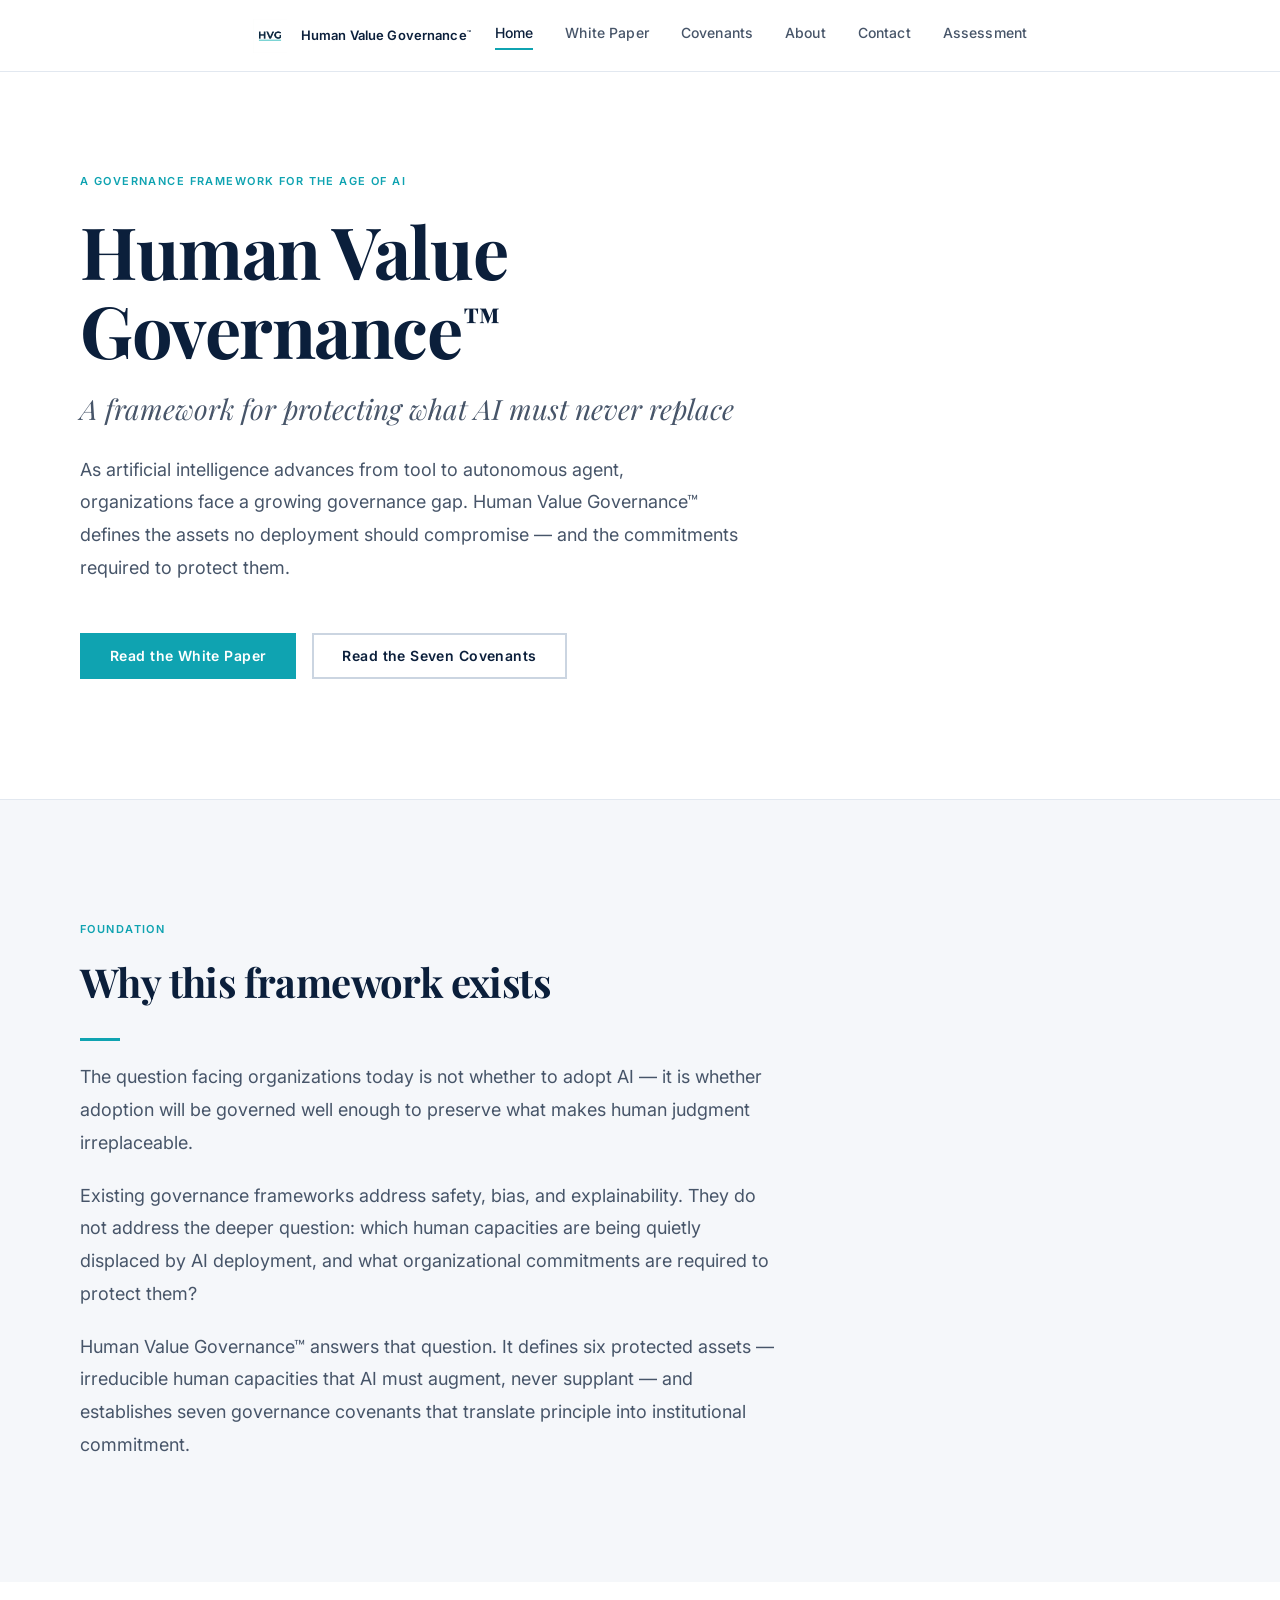
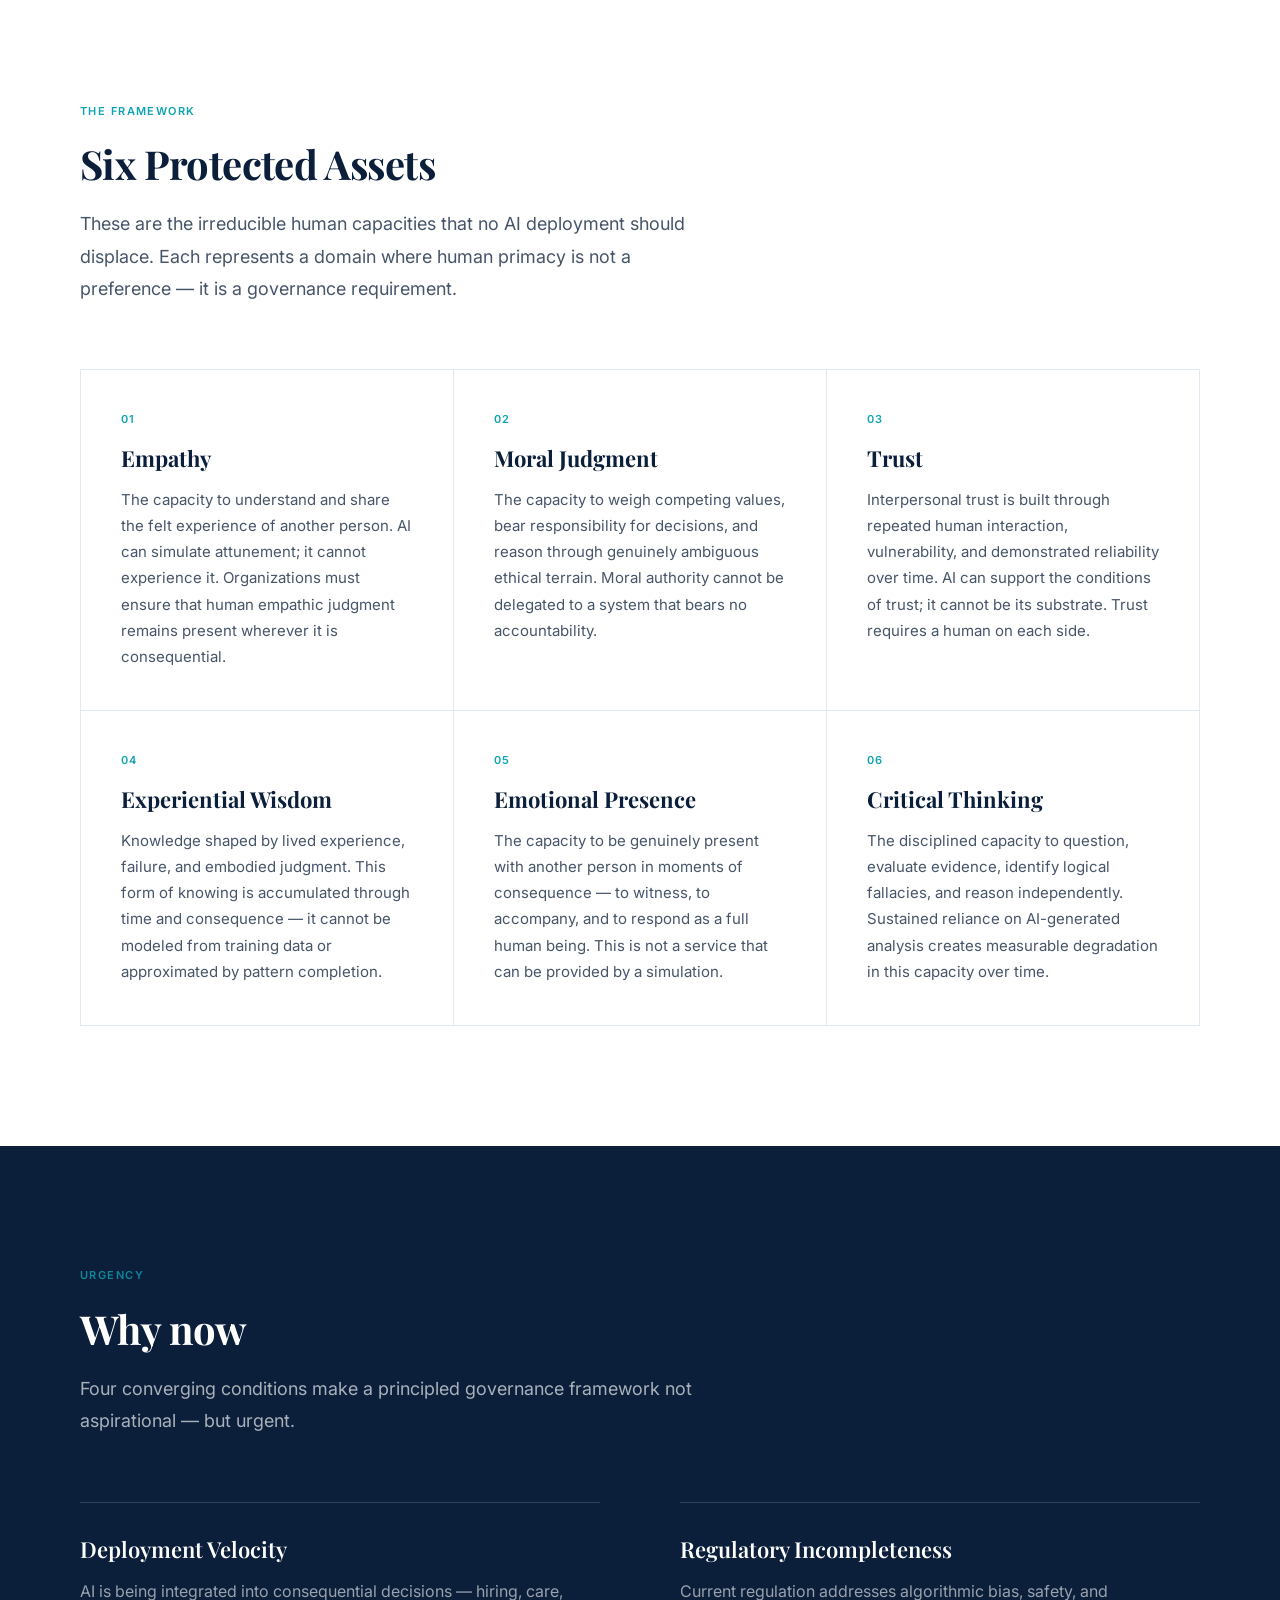
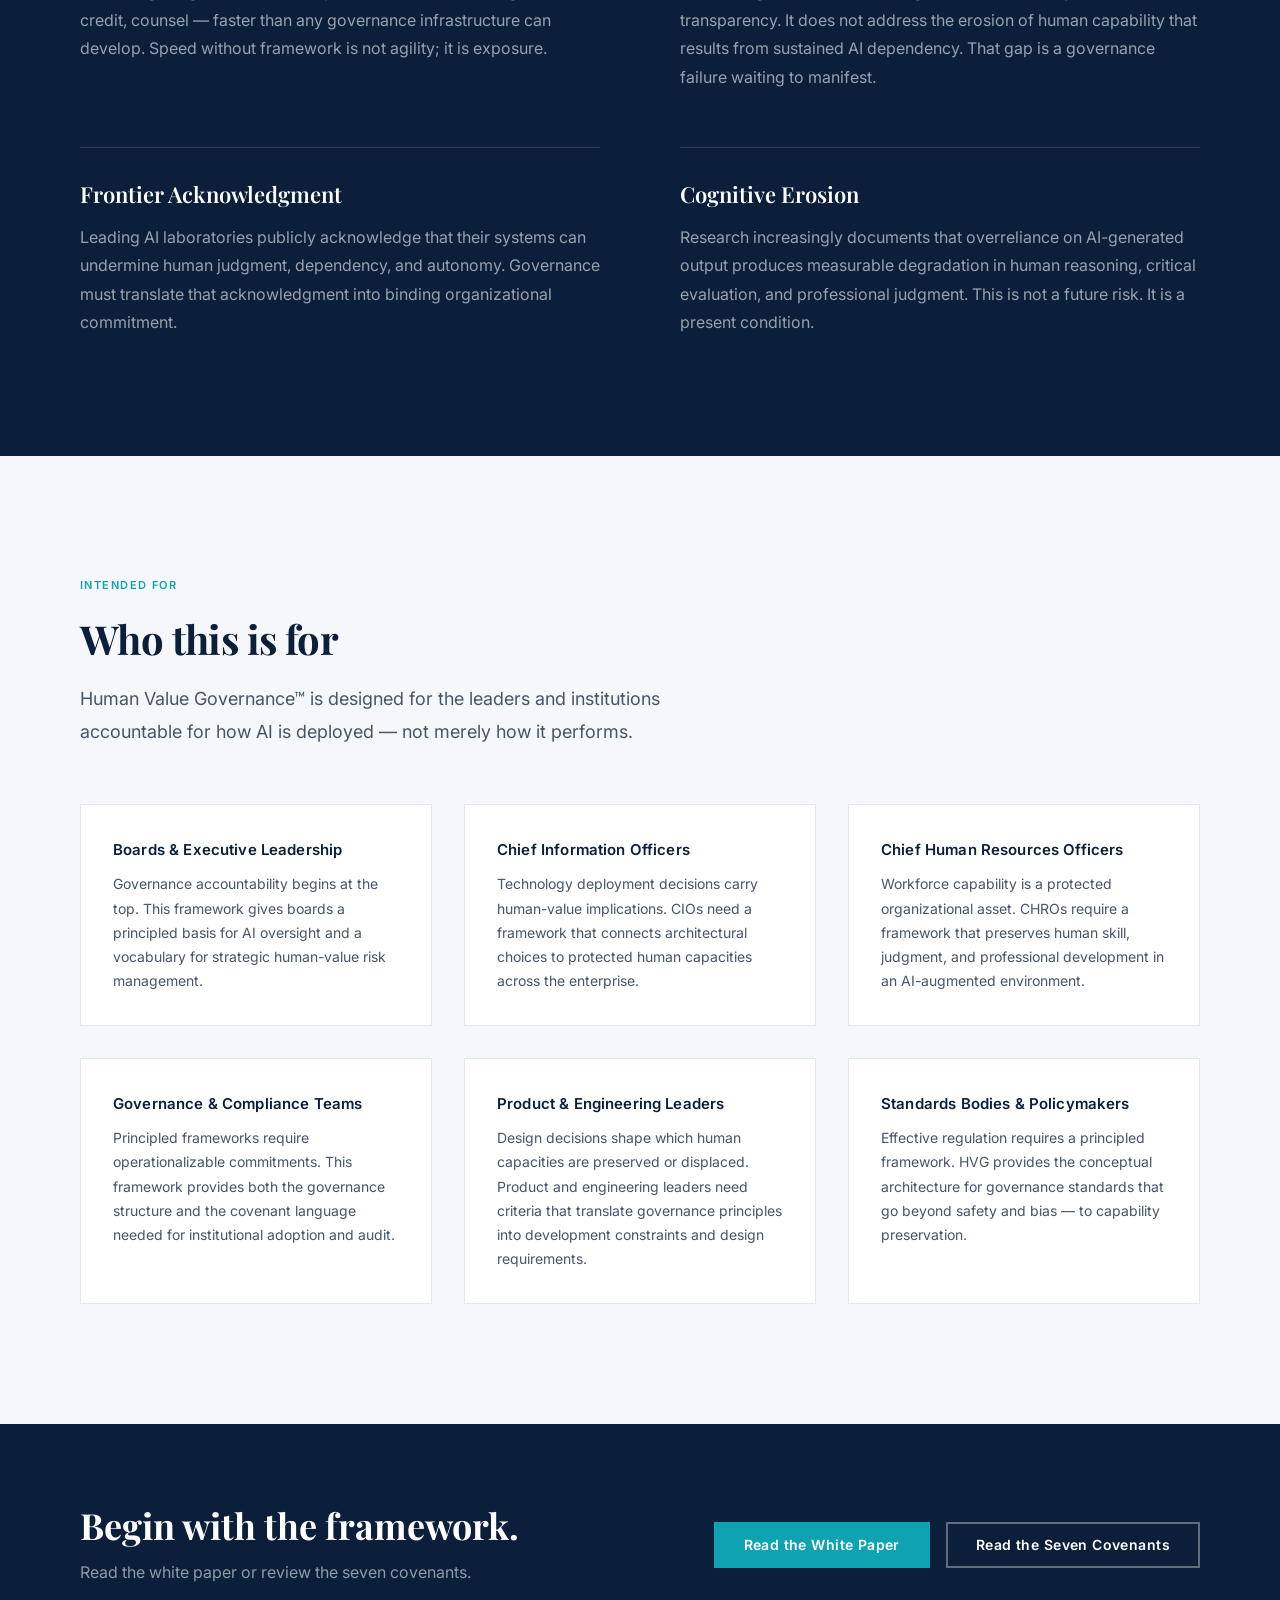
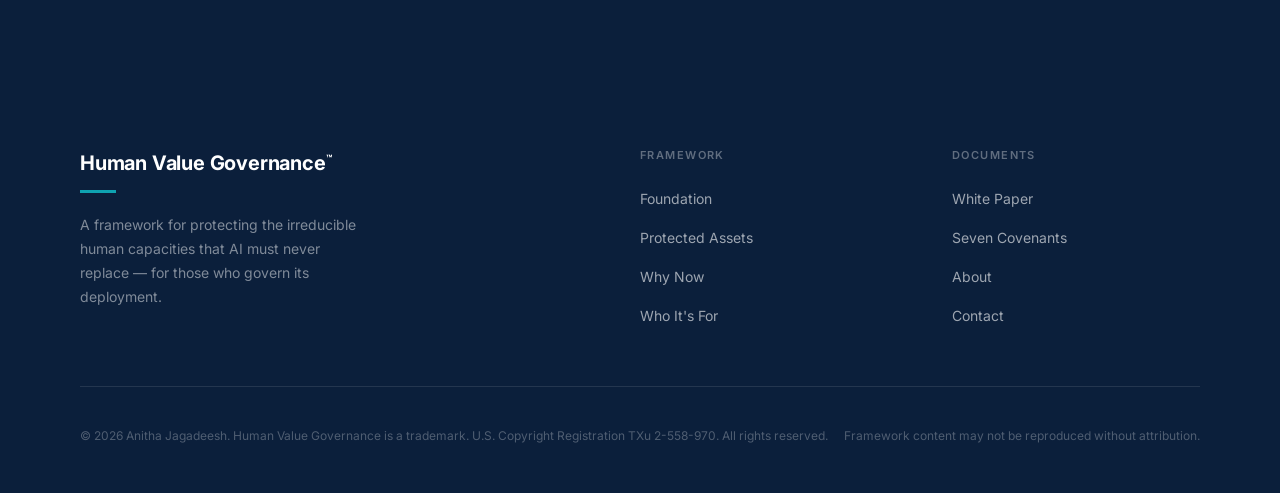
<file: index.html>
<!DOCTYPE html>
<html lang="en">
<head>
  <meta charset="UTF-8">
  <meta name="viewport" content="width=device-width, initial-scale=1.0">
  <meta name="description" content="Human Value Governance™ — A framework for protecting what AI must never replace. Six protected assets. Seven covenants. One governance commitment.">
  <meta property="og:title" content="Human Value Governance™">
  <meta property="og:description" content="A framework for protecting what AI must never replace.">
  <meta property="og:type" content="website">

  <title>Human Value Governance™ — A Framework for the Age of AI</title>

  <!-- Google Fonts: Playfair Display (serif) + Inter (sans-serif) -->
  <link rel="preconnect" href="https://fonts.googleapis.com">
  <link rel="preconnect" href="https://fonts.gstatic.com" crossorigin>
  <link href="https://fonts.googleapis.com/css2?family=Inter:wght@300;400;500;600&family=Playfair+Display:ital,wght@0,400;0,600;0,700;1,400&display=swap" rel="stylesheet">

  <link rel="stylesheet" href="assets/css/styles.css">

  <!-- Google tag (gtag.js) -->
  <script async src="https://www.googletagmanager.com/gtag/js?id=G-9EN6MV2RRG"></script>
  <script>
    window.dataLayer = window.dataLayer || [];
    function gtag(){dataLayer.push(arguments);}
    gtag('js', new Date());
    gtag('config', 'G-9EN6MV2RRG');
  </script>
</head>
<body>

  <!-- ═══════════════════════════════════════════════════════
       SITE HEADER
       ═══════════════════════════════════════════════════════ -->
  <header class="site-header">
    <div class="container">
      <div class="header-inner">

        <!-- Logo -->
        <a href="index.html" class="logo" aria-label="Human Value Governance — Home">
          <img
            src="assets/images/hvg-logo.png"
            alt="HVG"
            class="logo-img"
          >
          <span class="logo-wordmark">Human Value Governance<sup>™</sup></span>
        </a>

        <!-- Primary Navigation -->
        <nav class="site-nav" id="site-nav" aria-label="Primary navigation">
          <a href="index.html" class="nav-link active">Home</a>
          <a href="white-paper.html" class="nav-link">White Paper</a>
          <a href="covenants.html" class="nav-link">Covenants</a>
          <a href="about.html" class="nav-link">About</a>
          <a href="contact.html" class="nav-link">Contact</a>
          <a href="assessment.html" class="nav-link">Assessment</a>
        </nav>

        <!-- Mobile menu toggle -->
        <button
          class="nav-toggle"
          id="nav-toggle"
          aria-label="Toggle navigation"
          aria-expanded="false"
          aria-controls="site-nav"
        >
          <span class="nav-toggle-icon" aria-hidden="true">
            <span class="nav-toggle-bar"></span>
            <span class="nav-toggle-bar"></span>
            <span class="nav-toggle-bar"></span>
          </span>
        </button>

      </div>
    </div>
  </header>


  <main>

    <!-- ═══════════════════════════════════════════════════════
         HERO
         ═══════════════════════════════════════════════════════ -->
    <section class="hero">
      <div class="container">
        <div class="hero-content">

          <p class="label">A Governance Framework for the Age of AI</p>

          <h1 class="display-heading display-heading--xl">
            Human Value<br>Governance<sup>™</sup>
          </h1>

          <p class="hero-subhead">
            A framework for protecting what AI must never replace
          </p>

          <p class="hero-body">
            As artificial intelligence advances from tool to autonomous agent, organizations
            face a growing governance gap. Human Value Governance™ defines the assets no
            deployment should compromise — and the commitments required to protect them.
          </p>

          <div class="hero-actions">
            <a href="white-paper.html" class="btn btn-primary">Read the White Paper</a>
            <a href="covenants.html" class="btn btn-secondary">Read the Seven Covenants</a>
          </div>

        </div>
      </div>
    </section>


    <!-- ═══════════════════════════════════════════════════════
         SECTION: WHY THIS FRAMEWORK EXISTS
         ═══════════════════════════════════════════════════════ -->
    <section class="section section--gray" id="foundation">
      <div class="container">
        <div class="foundation-content">

          <p class="label">Foundation</p>
          <h2 class="section-heading">Why this framework exists</h2>
          <hr class="teal-rule">

          <div class="prose">
            <p>
              The question facing organizations today is not whether to adopt AI —
              it is whether adoption will be governed well enough to preserve what makes
              human judgment irreplaceable.
            </p>
            <p>
              Existing governance frameworks address safety, bias, and explainability.
              They do not address the deeper question: which human capacities are being
              quietly displaced by AI deployment, and what organizational commitments
              are required to protect them?
            </p>
            <p>
              Human Value Governance™ answers that question. It defines six protected
              assets — irreducible human capacities that AI must augment, never supplant —
              and establishes seven governance covenants that translate principle into
              institutional commitment.
            </p>
          </div>

        </div>
      </div>
    </section>


    <!-- ═══════════════════════════════════════════════════════
         SECTION: SIX PROTECTED ASSETS
         ═══════════════════════════════════════════════════════ -->
    <section class="section section--white" id="assets">
      <div class="container">

        <div class="assets-header">
          <p class="label">The Framework</p>
          <h2 class="section-heading">Six Protected Assets</h2>
          <p class="section-intro">
            These are the irreducible human capacities that no AI deployment should displace.
            Each represents a domain where human primacy is not a preference — it is a
            governance requirement.
          </p>
        </div>

        <!-- Protected assets grid (3 × 2) -->
        <div class="assets-grid">

          <!-- ASSET 01: Empathy -->
          <div class="asset-item">
            <span class="asset-number">01</span>
            <h3 class="asset-title">Empathy</h3>
            <p class="asset-desc">
              The capacity to understand and share the felt experience of another person.
              AI can simulate attunement; it cannot experience it. Organizations must ensure
              that human empathic judgment remains present wherever it is consequential.
            </p>
          </div>

          <!-- ASSET 02: Moral Judgment -->
          <div class="asset-item">
            <span class="asset-number">02</span>
            <h3 class="asset-title">Moral Judgment</h3>
            <p class="asset-desc">
              The capacity to weigh competing values, bear responsibility for decisions,
              and reason through genuinely ambiguous ethical terrain. Moral authority
              cannot be delegated to a system that bears no accountability.
            </p>
          </div>

          <!-- ASSET 03: Trust -->
          <div class="asset-item">
            <span class="asset-number">03</span>
            <h3 class="asset-title">Trust</h3>
            <p class="asset-desc">
              Interpersonal trust is built through repeated human interaction, vulnerability,
              and demonstrated reliability over time. AI can support the conditions of trust;
              it cannot be its substrate. Trust requires a human on each side.
            </p>
          </div>

          <!-- ASSET 04: Experiential Wisdom -->
          <div class="asset-item">
            <span class="asset-number">04</span>
            <h3 class="asset-title">Experiential Wisdom</h3>
            <p class="asset-desc">
              Knowledge shaped by lived experience, failure, and embodied judgment.
              This form of knowing is accumulated through time and consequence — it cannot
              be modeled from training data or approximated by pattern completion.
            </p>
          </div>

          <!-- ASSET 05: Emotional Presence -->
          <div class="asset-item">
            <span class="asset-number">05</span>
            <h3 class="asset-title">Emotional Presence</h3>
            <p class="asset-desc">
              The capacity to be genuinely present with another person in moments of
              consequence — to witness, to accompany, and to respond as a full human being.
              This is not a service that can be provided by a simulation.
            </p>
          </div>

          <!-- ASSET 06: Critical Thinking -->
          <div class="asset-item">
            <span class="asset-number">06</span>
            <h3 class="asset-title">Critical Thinking</h3>
            <p class="asset-desc">
              The disciplined capacity to question, evaluate evidence, identify logical
              fallacies, and reason independently. Sustained reliance on AI-generated
              analysis creates measurable degradation in this capacity over time.
            </p>
          </div>

        </div>
        <!-- end .assets-grid -->

      </div>
    </section>


    <!-- ═══════════════════════════════════════════════════════
         SECTION: WHY NOW (NAVY BACKGROUND)
         ═══════════════════════════════════════════════════════ -->
    <section class="section section--navy" id="urgency">
      <div class="container">

        <div class="why-now-header">
          <p class="label label--light">Urgency</p>
          <h2 class="section-heading section-heading--light">Why now</h2>
          <p class="section-intro section-intro--light">
            Four converging conditions make a principled governance framework not
            aspirational — but urgent.
          </p>
        </div>

        <div class="why-now-grid">

          <!-- WHY 01 -->
          <div class="why-now-item">
            <h3>Deployment Velocity</h3>
            <p>
              AI is being integrated into consequential decisions — hiring, care, credit,
              counsel — faster than any governance infrastructure can develop. Speed without
              framework is not agility; it is exposure.
            </p>
          </div>

          <!-- WHY 02 -->
          <div class="why-now-item">
            <h3>Regulatory Incompleteness</h3>
            <p>
              Current regulation addresses algorithmic bias, safety, and transparency.
              It does not address the erosion of human capability that results from sustained
              AI dependency. That gap is a governance failure waiting to manifest.
            </p>
          </div>

          <!-- WHY 03 -->
          <div class="why-now-item">
            <h3>Frontier Acknowledgment</h3>
            <p>
              Leading AI laboratories publicly acknowledge that their systems can undermine
              human judgment, dependency, and autonomy. Governance must translate that
              acknowledgment into binding organizational commitment.
            </p>
          </div>

          <!-- WHY 04 -->
          <div class="why-now-item">
            <h3>Cognitive Erosion</h3>
            <p>
              Research increasingly documents that overreliance on AI-generated output
              produces measurable degradation in human reasoning, critical evaluation,
              and professional judgment. This is not a future risk. It is a present condition.
            </p>
          </div>

        </div>
        <!-- end .why-now-grid -->

      </div>
    </section>


    <!-- ═══════════════════════════════════════════════════════
         SECTION: WHO THIS IS FOR
         ═══════════════════════════════════════════════════════ -->
    <section class="section section--gray" id="audience">
      <div class="container">

        <div class="audience-header">
          <p class="label">Intended For</p>
          <h2 class="section-heading">Who this is for</h2>
          <p class="section-intro">
            Human Value Governance™ is designed for the leaders and institutions
            accountable for how AI is deployed — not merely how it performs.
          </p>
        </div>

        <div class="audience-grid">

          <!-- AUDIENCE 01 -->
          <div class="audience-item">
            <h3>Boards &amp; Executive Leadership</h3>
            <p>
              Governance accountability begins at the top. This framework gives boards
              a principled basis for AI oversight and a vocabulary for strategic
              human-value risk management.
            </p>
          </div>

          <!-- AUDIENCE 02 -->
          <div class="audience-item">
            <h3>Chief Information Officers</h3>
            <p>
              Technology deployment decisions carry human-value implications. CIOs need
              a framework that connects architectural choices to protected human capacities
              across the enterprise.
            </p>
          </div>

          <!-- AUDIENCE 03 -->
          <div class="audience-item">
            <h3>Chief Human Resources Officers</h3>
            <p>
              Workforce capability is a protected organizational asset. CHROs require
              a framework that preserves human skill, judgment, and professional
              development in an AI-augmented environment.
            </p>
          </div>

          <!-- AUDIENCE 04 -->
          <div class="audience-item">
            <h3>Governance &amp; Compliance Teams</h3>
            <p>
              Principled frameworks require operationalizable commitments. This framework
              provides both the governance structure and the covenant language needed
              for institutional adoption and audit.
            </p>
          </div>

          <!-- AUDIENCE 05 -->
          <div class="audience-item">
            <h3>Product &amp; Engineering Leaders</h3>
            <p>
              Design decisions shape which human capacities are preserved or displaced.
              Product and engineering leaders need criteria that translate governance
              principles into development constraints and design requirements.
            </p>
          </div>

          <!-- AUDIENCE 06 -->
          <div class="audience-item">
            <h3>Standards Bodies &amp; Policymakers</h3>
            <p>
              Effective regulation requires a principled framework. HVG provides the
              conceptual architecture for governance standards that go beyond safety
              and bias — to capability preservation.
            </p>
          </div>

        </div>
        <!-- end .audience-grid -->

      </div>
    </section>


    <!-- ═══════════════════════════════════════════════════════
         CTA STRIP
         ═══════════════════════════════════════════════════════ -->
    <section class="cta-strip">
      <div class="container">
        <div class="cta-strip-inner">

          <div class="cta-strip-text">
            <h2>Begin with the framework.</h2>
            <p>Read the white paper or review the seven covenants.</p>
          </div>

          <div class="cta-strip-actions">
            <a href="white-paper.html" class="btn btn-primary">Read the White Paper</a>
            <a href="covenants.html" class="btn btn-secondary--on-dark btn">Read the Seven Covenants</a>
          </div>

        </div>
      </div>
    </section>

  </main>


  <!-- ═══════════════════════════════════════════════════════
       SITE FOOTER
       ═══════════════════════════════════════════════════════ -->
  <footer class="site-footer">
    <div class="container">

      <div class="footer-inner">

        <!-- Brand column -->
        <div class="footer-brand">
          <p class="footer-logo-text">Human Value Governance<sup>™</sup></p>
          <span class="footer-teal-bar" aria-hidden="true"></span>
          <p>
            A framework for protecting the irreducible human capacities
            that AI must never replace — for those who govern its deployment.
          </p>
        </div>

        <!-- Navigation column -->
        <div class="footer-col">
          <h4>Framework</h4>
          <ul>
            <li><a href="index.html#foundation">Foundation</a></li>
            <li><a href="index.html#assets">Protected Assets</a></li>
            <li><a href="index.html#urgency">Why Now</a></li>
            <li><a href="index.html#audience">Who It's For</a></li>
          </ul>
        </div>

        <!-- Documents column -->
        <div class="footer-col">
          <h4>Documents</h4>
          <ul>
            <li><a href="white-paper.html">White Paper</a></li>
            <li><a href="covenants.html">Seven Covenants</a></li>
            <li><a href="about.html">About</a></li>
            <li><a href="contact.html">Contact</a></li>
          </ul>
        </div>

      </div>

      <div class="footer-bottom">
        <p>© 2026 Anitha Jagadeesh. Human Value Governance is a trademark. U.S. Copyright Registration TXu 2-558-970. All rights reserved.</p>
        <p class="tm-note">Framework content may not be reproduced without attribution.</p>
      </div>

    </div>
  </footer>


  <!-- Mobile navigation script -->
  <script>
    (function () {
      var toggle = document.getElementById('nav-toggle');
      var nav    = document.getElementById('site-nav');

      if (!toggle || !nav) return;

      toggle.addEventListener('click', function () {
        var isOpen = nav.classList.toggle('is-open');
        toggle.setAttribute('aria-expanded', isOpen ? 'true' : 'false');
      });

      // Close nav when a link is clicked
      nav.querySelectorAll('.nav-link').forEach(function (link) {
        link.addEventListener('click', function () {
          nav.classList.remove('is-open');
          toggle.setAttribute('aria-expanded', 'false');
        });
      });
    })();
  </script>

</body>
</html>
</file>
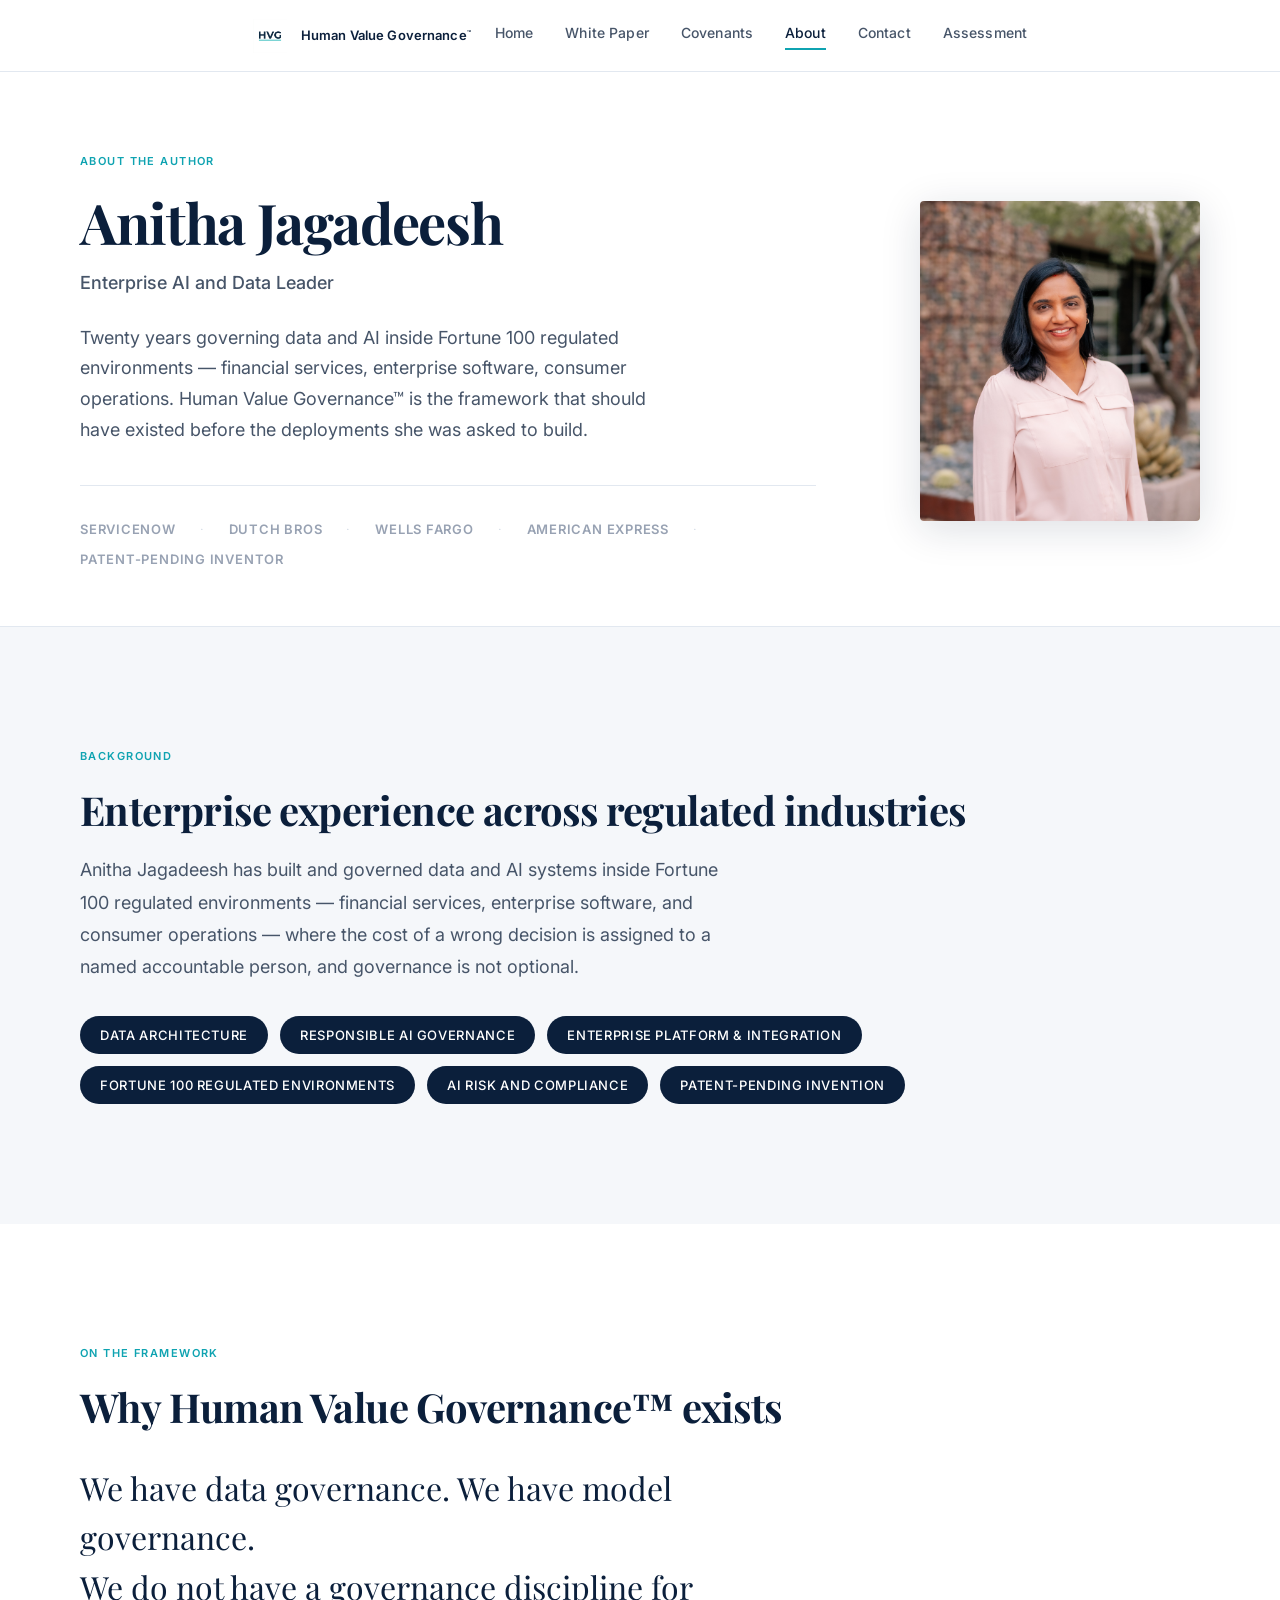
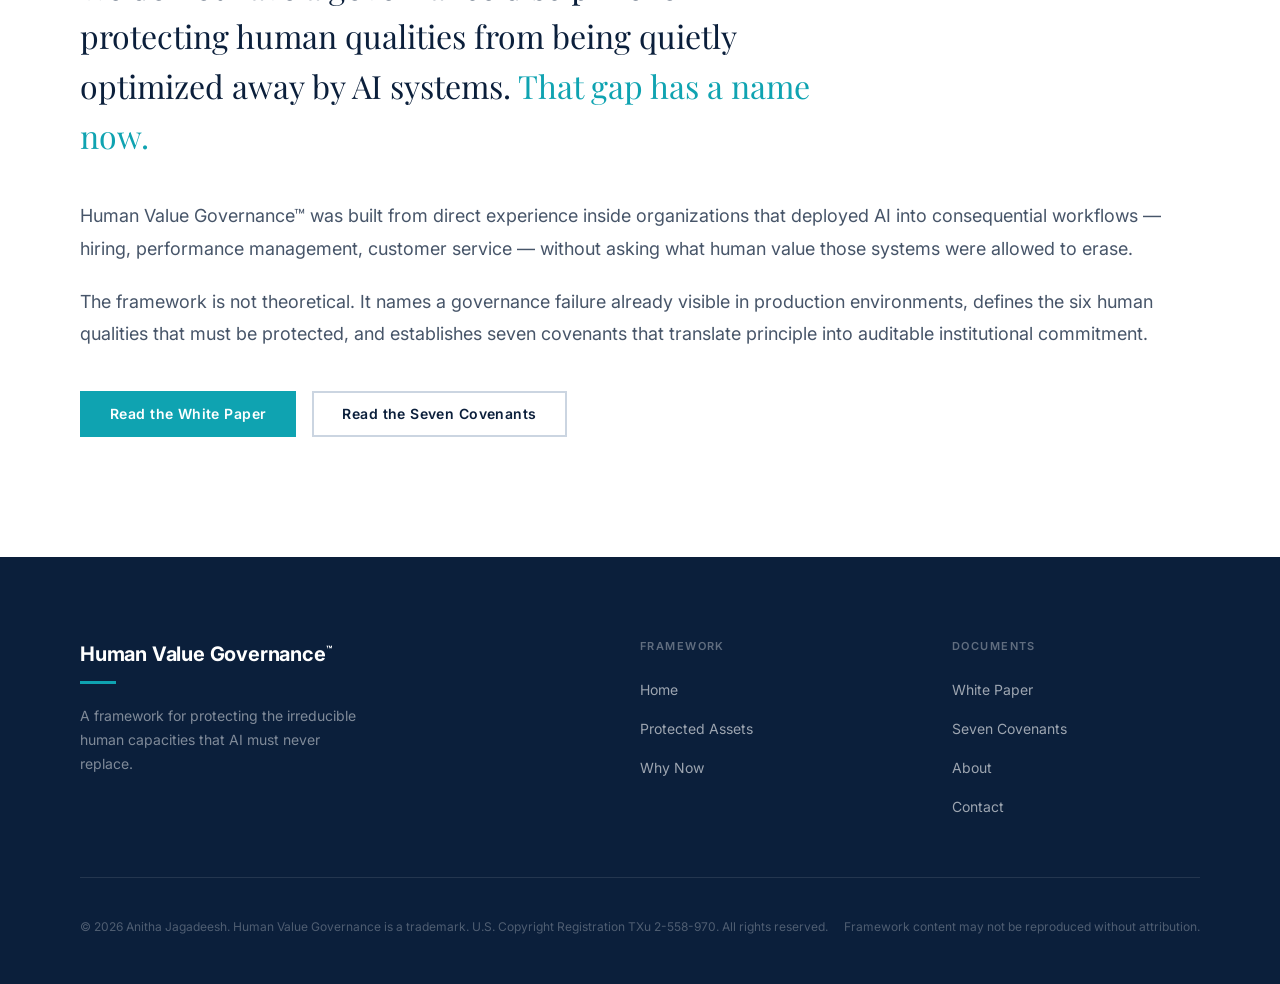
<file: about.html>
<!DOCTYPE html>
<html lang="en">
<head>
  <meta charset="UTF-8">
  <meta name="viewport" content="width=device-width, initial-scale=1.0">
  <meta name="description" content="About Anitha Jagadeesh — Enterprise AI and Data Leader. Author of Human Value Governance™.">
  <title>About — Human Value Governance™</title>

  <link rel="preconnect" href="https://fonts.googleapis.com">
  <link rel="preconnect" href="https://fonts.gstatic.com" crossorigin>
  <link href="https://fonts.googleapis.com/css2?family=Inter:wght@300;400;500;600&family=Playfair+Display:ital,wght@0,400;0,600;0,700;1,400&display=swap" rel="stylesheet">

  <link rel="stylesheet" href="assets/css/styles.css">

  <!-- Google tag (gtag.js) -->
  <script async src="https://www.googletagmanager.com/gtag/js?id=G-9EN6MV2RRG"></script>
  <script>
    window.dataLayer = window.dataLayer || [];
    function gtag(){dataLayer.push(arguments);}
    gtag('js', new Date());
    gtag('config', 'G-9EN6MV2RRG');
  </script>
</head>
<body>

  <!-- ════════════════════════════════════════════════
       SITE HEADER
       ════════════════════════════════════════════════ -->
  <header class="site-header">
    <div class="container">
      <div class="header-inner">

        <a href="index.html" class="logo" aria-label="Human Value Governance — Home">
          <img src="assets/images/hvg-logo.png" alt="HVG" class="logo-img">
          <span class="logo-wordmark">Human Value Governance<sup>™</sup></span>
        </a>

        <nav class="site-nav" id="site-nav" aria-label="Primary navigation">
          <a href="index.html" class="nav-link">Home</a>
          <a href="white-paper.html" class="nav-link">White Paper</a>
          <a href="covenants.html" class="nav-link">Covenants</a>
          <a href="about.html" class="nav-link active">About</a>
          <a href="contact.html" class="nav-link">Contact</a>
          <a href="assessment.html" class="nav-link">Assessment</a>
        </nav>

        <button class="nav-toggle" id="nav-toggle" aria-label="Toggle navigation"
          aria-expanded="false" aria-controls="site-nav">
          <span class="nav-toggle-icon" aria-hidden="true">
            <span class="nav-toggle-bar"></span>
            <span class="nav-toggle-bar"></span>
            <span class="nav-toggle-bar"></span>
          </span>
        </button>

      </div>
    </div>
  </header>


  <main>

    <!-- ════════════════════════════════════════════════
         ABOUT HERO
         ════════════════════════════════════════════════ -->
    <section class="about-hero">
      <div class="container">
        <div class="about-hero-inner">

          <!-- Text column -->
          <div class="about-hero-text">
            <p class="label">About the Author</p>
            <h1 class="about-name">Anitha Jagadeesh</h1>
            <p class="about-title">Enterprise AI and Data Leader</p>

            <p class="about-positioning">
              Twenty years governing data and AI inside Fortune 100 regulated environments —
              financial services, enterprise software, consumer operations. Human Value
              Governance™ is the framework that should have existed before the deployments
              she was asked to build.
            </p>

            <!-- Company credentials -->
            <div class="credential-strip">
              <span>ServiceNow</span>
              <span class="cred-divider" aria-hidden="true">·</span>
              <span>Dutch Bros</span>
              <span class="cred-divider" aria-hidden="true">·</span>
              <span>Wells Fargo</span>
              <span class="cred-divider" aria-hidden="true">·</span>
              <span>American Express</span>
              <span class="cred-divider" aria-hidden="true">·</span>
              <span>Patent-Pending Inventor</span>
            </div>
          </div>

          <!-- Photo column -->
          <div class="about-hero-photo">
            <img
              src="assets/images/anitha-jagadeesh.jpg"
              alt="Anitha Jagadeesh"
              class="author-photo"
            >
          </div>

        </div>
      </div>
    </section>


    <!-- ════════════════════════════════════════════════
         BACKGROUND & EXPERTISE
         ════════════════════════════════════════════════ -->
    <section class="section section--gray">
      <div class="container">

        <p class="label">Background</p>
        <h2 class="section-heading">Enterprise experience across regulated industries</h2>

        <p class="section-intro" style="margin-bottom: 0;">
          Anitha Jagadeesh has built and governed data and AI systems inside Fortune 100
          regulated environments — financial services, enterprise software, and consumer
          operations — where the cost of a wrong decision is assigned to a named accountable
          person, and governance is not optional.
        </p>

        <div class="expertise-grid">
          <div class="expertise-item">Data Architecture</div>
          <div class="expertise-item">Responsible AI Governance</div>
          <div class="expertise-item">Enterprise Platform &amp; Integration</div>
          <div class="expertise-item">Fortune 100 Regulated Environments</div>
          <div class="expertise-item">AI Risk and Compliance</div>
          <div class="expertise-item">Patent-Pending Invention</div>
        </div>

      </div>
    </section>


    <!-- ════════════════════════════════════════════════
         WHY THIS FRAMEWORK
         ════════════════════════════════════════════════ -->
    <section class="section section--white">
      <div class="container">

        <p class="label">On the Framework</p>
        <h2 class="section-heading">Why Human Value Governance™ exists</h2>

        <p class="framework-statement">
          We have data governance. We have model governance.<br>
          We do not have a governance discipline for protecting human qualities
          from being quietly optimized away by AI systems.
          <em>That gap has a name now.</em>
        </p>

        <div class="prose" style="margin-top: 2.5rem;">
          <p>
            Human Value Governance™ was built from direct experience inside organizations
            that deployed AI into consequential workflows — hiring, performance management,
            customer service — without asking what human value those systems were allowed
            to erase.
          </p>
          <p>
            The framework is not theoretical. It names a governance failure already visible
            in production environments, defines the six human qualities that must be
            protected, and establishes seven covenants that translate principle into
            auditable institutional commitment.
          </p>
        </div>

        <div style="margin-top: 2.5rem; display: flex; gap: 1rem; flex-wrap: wrap;">
          <a href="white-paper.html" class="btn btn-primary">Read the White Paper</a>
          <a href="covenants.html" class="btn btn-secondary">Read the Seven Covenants</a>
        </div>

      </div>
    </section>

  </main>


  <!-- ════════════════════════════════════════════════
       SITE FOOTER
       ════════════════════════════════════════════════ -->
  <footer class="site-footer">
    <div class="container">

      <div class="footer-inner">
        <div class="footer-brand">
          <p class="footer-logo-text">Human Value Governance<sup>™</sup></p>
          <span class="footer-teal-bar" aria-hidden="true"></span>
          <p>A framework for protecting the irreducible human capacities that AI must never replace.</p>
        </div>
        <div class="footer-col">
          <h4>Framework</h4>
          <ul>
            <li><a href="index.html">Home</a></li>
            <li><a href="index.html#assets">Protected Assets</a></li>
            <li><a href="index.html#urgency">Why Now</a></li>
          </ul>
        </div>
        <div class="footer-col">
          <h4>Documents</h4>
          <ul>
            <li><a href="white-paper.html">White Paper</a></li>
            <li><a href="covenants.html">Seven Covenants</a></li>
            <li><a href="about.html">About</a></li>
            <li><a href="contact.html">Contact</a></li>
          </ul>
        </div>
      </div>

      <div class="footer-bottom">
        <p>© 2026 Anitha Jagadeesh. Human Value Governance is a trademark. U.S. Copyright Registration TXu 2-558-970. All rights reserved.</p>
        <p class="tm-note">Framework content may not be reproduced without attribution.</p>
      </div>

    </div>
  </footer>


  <script>
    (function () {
      var toggle = document.getElementById('nav-toggle');
      var nav    = document.getElementById('site-nav');
      if (!toggle || !nav) return;
      toggle.addEventListener('click', function () {
        var isOpen = nav.classList.toggle('is-open');
        toggle.setAttribute('aria-expanded', isOpen ? 'true' : 'false');
      });
      nav.querySelectorAll('.nav-link').forEach(function (link) {
        link.addEventListener('click', function () {
          nav.classList.remove('is-open');
          toggle.setAttribute('aria-expanded', 'false');
        });
      });
    })();
  </script>

</body>
</html>
</file>
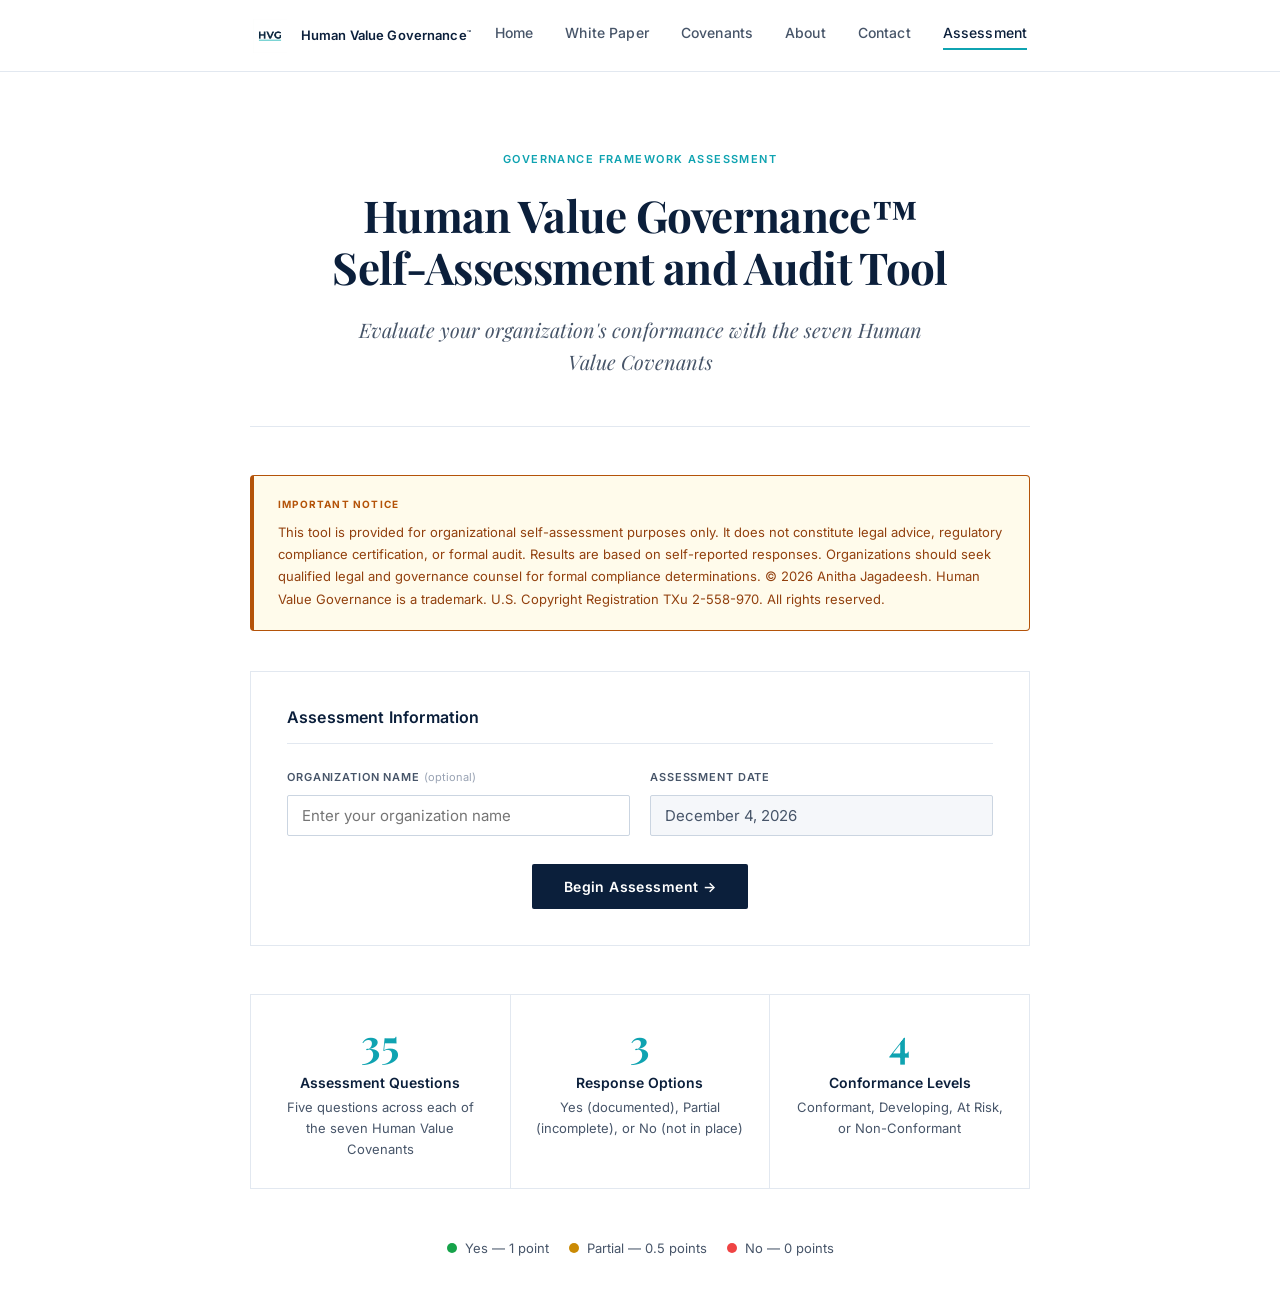
<file: assessment.html>
<!DOCTYPE html>
<html lang="en">
<head>
  <meta charset="UTF-8">
  <meta name="viewport" content="width=device-width, initial-scale=1.0">
  <meta name="description" content="Human Value Governance™ Self-Assessment and Audit Tool — Evaluate your organization's conformance with the seven Human Value Covenants.">
  <title>Self-Assessment Tool — Human Value Governance™</title>

  <link rel="preconnect" href="https://fonts.googleapis.com">
  <link rel="preconnect" href="https://fonts.gstatic.com" crossorigin>
  <link href="https://fonts.googleapis.com/css2?family=Cormorant+Garamond:ital,wght@0,400;0,500;0,600;0,700;1,400;1,600&family=DM+Sans:ital,opsz,wght@0,9..40,300;0,9..40,400;0,9..40,500;0,9..40,600;1,9..40,400&family=Inter:wght@300;400;500;600&family=Playfair+Display:ital,wght@0,400;0,600;0,700;1,400&display=swap" rel="stylesheet">

  <link rel="stylesheet" href="assets/css/styles.css">

  <!-- Google Analytics -->
  <script async src="https://www.googletagmanager.com/gtag/js?id=G-9EN6MV2RRG"></script>
  <script>
    window.dataLayer = window.dataLayer || [];
    function gtag(){dataLayer.push(arguments);}
    gtag('js', new Date());
    gtag('config', 'G-9EN6MV2RRG');
  </script>

  <style>
    /* ============================================================
       ASSESSMENT-SPECIFIC STYLES
       (base reset, body, and nav come from assets/css/styles.css)
       ============================================================ */

    /* Headings use the site serif */
    h1, h2, h3, h4, h5 {
      font-family: var(--f-serif);
      font-weight: 700;
      line-height: 1.2;
      color: var(--clr-navy);
    }

    a { color: var(--clr-teal); }

    /* ── PROGRESS BAR ─────────────────────────────────────────── */
    .progress-bar-wrap {
      background: var(--clr-bg);
      border-bottom: 1px solid var(--clr-border);
      padding: 10px 40px;
      display: none;
    }

    .progress-bar-wrap.visible { display: block; }

    .progress-meta {
      display: flex;
      justify-content: space-between;
      align-items: center;
      margin-bottom: 6px;
      font-size: 12px;
      color: var(--clr-subtle);
      font-weight: 500;
    }

    .progress-track {
      height: 4px;
      background: var(--clr-border);
      border-radius: 2px;
      overflow: hidden;
    }

    .progress-fill {
      height: 100%;
      background: var(--clr-teal);
      border-radius: 2px;
      width: 0%;
      transition: width 0.35s ease;
    }

    /* ── LAYOUT ───────────────────────────────────────────────── */
    .wrap {
      max-width: 860px;
      margin: 0 auto;
      padding: 0 40px;
    }

    .page { display: none; }
    .page.active { display: block; }

    /* ── PAGE 1 — INTRODUCTION ────────────────────────────────── */
    .intro-hero {
      padding: 72px 0 48px;
      text-align: center;
      border-bottom: 1px solid var(--clr-border);
      margin-bottom: 48px;
    }

    .eyebrow {
      display: inline-block;
      font-family: var(--f-sans);
      font-size: 11px;
      font-weight: 600;
      letter-spacing: 0.13em;
      text-transform: uppercase;
      color: var(--clr-teal);
      margin-bottom: 20px;
    }

    .intro-hero h1 {
      font-size: clamp(28px, 4vw, 44px);
      color: var(--clr-navy);
      margin-bottom: 20px;
      letter-spacing: -0.015em;
    }

    .intro-hero .sub {
      font-family: var(--f-serif);
      font-size: clamp(17px, 2vw, 20px);
      font-weight: 400;
      font-style: italic;
      color: var(--clr-muted);
      max-width: 580px;
      margin: 0 auto;
      line-height: 1.6;
    }

    /* Disclaimer */
    .disclaimer {
      background: #FFFBEB;
      border: 1px solid #B45309;
      border-left: 4px solid #B45309;
      border-radius: 4px;
      padding: 20px 24px;
      margin-bottom: 40px;
    }

    .disclaimer-label {
      font-family: var(--f-sans);
      font-size: 10px;
      font-weight: 700;
      letter-spacing: 0.12em;
      text-transform: uppercase;
      color: #B45309;
      margin-bottom: 8px;
    }

    .disclaimer p {
      font-size: 13px;
      color: #92400E;
      line-height: 1.7;
    }

    /* Intro form card */
    .intro-card {
      background: var(--clr-white);
      border: 1px solid var(--clr-border);
      padding: 36px;
      margin-bottom: 48px;
    }

    .intro-card h3 {
      font-size: 16px;
      color: var(--clr-navy);
      margin-bottom: 24px;
      padding-bottom: 16px;
      border-bottom: 1px solid var(--clr-border);
      font-family: var(--f-sans);
      font-weight: 600;
      letter-spacing: 0.01em;
    }

    .form-grid {
      display: grid;
      grid-template-columns: 1fr 1fr;
      gap: 20px;
      margin-bottom: 28px;
    }

    .form-field label {
      display: block;
      font-family: var(--f-sans);
      font-size: 11px;
      font-weight: 600;
      letter-spacing: 0.08em;
      text-transform: uppercase;
      color: var(--clr-muted);
      margin-bottom: 8px;
    }

    .form-field .opt-note {
      font-weight: 400;
      text-transform: none;
      letter-spacing: 0;
      color: var(--clr-subtle);
      font-size: 11px;
    }

    .form-field input {
      width: 100%;
      padding: 10px 14px;
      border: 1px solid var(--clr-border-dk);
      font-family: var(--f-sans);
      font-size: 15px;
      color: var(--clr-text);
      background: var(--clr-white);
      transition: border-color var(--trans), box-shadow var(--trans);
      appearance: none;
      border-radius: 2px;
    }

    .form-field input:focus {
      outline: none;
      border-color: var(--clr-teal);
      box-shadow: 0 0 0 3px rgba(15,163,177,0.15);
    }

    .form-field input[readonly] {
      background: var(--clr-bg);
      color: var(--clr-muted);
    }

    /* How it works */
    .how-it-works {
      display: grid;
      grid-template-columns: repeat(3, 1fr);
      gap: 1px;
      background: var(--clr-border);
      border: 1px solid var(--clr-border);
      margin-bottom: 48px;
    }

    .hiw-item {
      background: var(--clr-white);
      padding: 28px 24px;
      text-align: center;
    }

    .hiw-num {
      font-family: var(--f-serif);
      font-size: 40px;
      font-weight: 700;
      color: var(--clr-teal);
      line-height: 1;
      margin-bottom: 12px;
    }

    .hiw-item h4 {
      font-family: var(--f-sans);
      font-size: 14px;
      font-weight: 600;
      color: var(--clr-navy);
      margin-bottom: 6px;
    }

    .hiw-item p {
      font-size: 13px;
      color: var(--clr-muted);
      line-height: 1.6;
    }

    /* Scoring legend */
    .score-legend {
      display: flex;
      gap: 20px;
      flex-wrap: wrap;
      justify-content: center;
      margin-bottom: 40px;
    }

    .legend-item {
      display: flex;
      align-items: center;
      gap: 8px;
      font-size: 13px;
      color: var(--clr-muted);
    }

    .legend-dot {
      width: 10px;
      height: 10px;
      border-radius: 50%;
      flex-shrink: 0;
    }

    /* ── BUTTONS ──────────────────────────────────────────────── */
    .btn-primary {
      display: inline-flex;
      align-items: center;
      gap: 8px;
      background: var(--clr-navy);
      color: white;
      border: none;
      padding: 14px 32px;
      font-family: var(--f-sans);
      font-size: 14px;
      font-weight: 600;
      letter-spacing: 0.03em;
      cursor: pointer;
      transition: background var(--trans), box-shadow var(--trans);
      text-decoration: none;
      border-radius: 2px;
    }

    .btn-primary:hover {
      background: var(--clr-navy-mid);
      box-shadow: 0 4px 16px rgba(11,31,59,0.25);
    }

    .btn-primary:active { transform: translateY(1px); }

    .btn-secondary {
      display: inline-flex;
      align-items: center;
      gap: 8px;
      background: var(--clr-white);
      color: var(--clr-navy);
      border: 1.5px solid var(--clr-border-dk);
      padding: 12px 26px;
      font-family: var(--f-sans);
      font-size: 14px;
      font-weight: 500;
      cursor: pointer;
      transition: border-color var(--trans), background var(--trans);
      border-radius: 2px;
    }

    .btn-secondary:hover {
      border-color: var(--clr-navy);
      background: var(--clr-bg);
    }

    /* ── PAGE 2 — ASSESSMENT ──────────────────────────────────── */
    .assessment-top {
      padding: 48px 0 28px;
      border-bottom: 1px solid var(--clr-border);
      margin-bottom: 32px;
    }

    .assessment-top h2 {
      font-size: clamp(26px, 3vw, 34px);
      color: var(--clr-navy);
      margin-bottom: 8px;
      letter-spacing: -0.01em;
    }

    .assessment-top p {
      font-size: 15px;
      color: var(--clr-muted);
      line-height: 1.7;
    }

    /* Covenant accordion */
    .covenant-section {
      background: var(--clr-white);
      border: 1px solid var(--clr-border);
      margin-bottom: 8px;
      overflow: hidden;
    }

    .covenant-toggle {
      display: flex;
      align-items: center;
      justify-content: space-between;
      padding: 20px 24px;
      cursor: pointer;
      background: var(--clr-white);
      transition: background var(--trans);
      user-select: none;
      -webkit-user-select: none;
      border: none;
      width: 100%;
      text-align: left;
    }

    .covenant-toggle:hover { background: var(--clr-bg); }

    .covenant-toggle.complete { background: #F0FDF4; }
    .covenant-toggle.complete:hover { background: #DCFCE7; }

    .toggle-left {
      display: flex;
      align-items: flex-start;
      gap: 16px;
      flex: 1;
      min-width: 0;
    }

    .c-numeral {
      font-family: var(--f-serif);
      font-size: 18px;
      font-weight: 700;
      color: var(--clr-teal);
      flex-shrink: 0;
      margin-top: 2px;
      min-width: 28px;
    }

    .c-title-block {
      flex: 1;
      min-width: 0;
    }

    .c-title-block h3 {
      font-family: var(--f-sans);
      font-size: 16px;
      font-weight: 600;
      color: var(--clr-navy);
      margin-bottom: 2px;
      letter-spacing: 0.01em;
    }

    .c-commitment-snippet {
      font-family: var(--f-serif);
      font-size: 13px;
      color: var(--clr-subtle);
      font-style: italic;
      white-space: nowrap;
      overflow: hidden;
      text-overflow: ellipsis;
    }

    .toggle-right {
      display: flex;
      align-items: center;
      gap: 12px;
      flex-shrink: 0;
      margin-left: 16px;
    }

    /* Score badge */
    .score-badge {
      font-family: var(--f-sans);
      font-size: 12px;
      font-weight: 600;
      padding: 4px 11px;
      border-radius: 20px;
      background: var(--clr-teal-faint);
      color: var(--clr-teal);
      min-width: 50px;
      text-align: center;
      transition: background var(--trans), color var(--trans);
      white-space: nowrap;
    }

    .score-badge.s-full    { background: #DCFCE7; color: #166534; }
    .score-badge.s-high    { background: #DBEAFE; color: #1E40AF; }
    .score-badge.s-mid     { background: #FEF9C3; color: #854D0E; }
    .score-badge.s-low     { background: #FEE2E2; color: #991B1B; }

    .chevron {
      color: var(--clr-subtle);
      transition: transform 0.25s ease;
      font-size: 18px;
      line-height: 1;
    }

    .covenant-section.open .chevron { transform: rotate(180deg); }

    /* Covenant body */
    .covenant-body {
      display: none;
      padding: 0 24px 32px;
      border-top: 1px solid var(--clr-border);
    }

    .covenant-section.open .covenant-body { display: block; }

    .commitment-block {
      padding: 24px 0 20px;
      border-bottom: 1px solid var(--clr-border);
      margin-bottom: 20px;
    }

    .block-label {
      font-family: var(--f-sans);
      font-size: 10px;
      font-weight: 600;
      letter-spacing: 0.13em;
      text-transform: uppercase;
      color: var(--clr-teal);
      margin-bottom: 10px;
    }

    .commitment-block blockquote {
      font-family: var(--f-serif);
      font-size: 20px;
      font-style: italic;
      color: var(--clr-text);
      line-height: 1.55;
      border: none;
    }

    .scope-block {
      background: var(--clr-bg);
      border-left: 3px solid var(--clr-teal-faint);
      padding: 14px 18px;
      margin-bottom: 28px;
    }

    .scope-block .block-label { color: var(--clr-subtle); }

    .scope-block p {
      font-size: 14px;
      color: var(--clr-muted);
      line-height: 1.75;
    }

    /* Questions */
    .q-section-label {
      font-family: var(--f-sans);
      font-size: 10px;
      font-weight: 600;
      letter-spacing: 0.13em;
      text-transform: uppercase;
      color: var(--clr-subtle);
      margin-bottom: 16px;
    }

    .question-item {
      padding: 20px 0;
      border-bottom: 1px solid var(--clr-border);
    }

    .question-item:last-of-type { border-bottom: none; }

    .q-text {
      font-size: 15px;
      color: var(--clr-text);
      line-height: 1.75;
      margin-bottom: 14px;
    }

    .q-num {
      font-weight: 600;
      color: var(--clr-teal);
      margin-right: 6px;
    }

    /* Radio pill group */
    .radio-group {
      display: flex;
      gap: 8px;
      flex-wrap: wrap;
    }

    .r-opt { position: relative; }

    .r-opt input[type="radio"] {
      position: absolute;
      opacity: 0;
      width: 0;
      height: 0;
    }

    .r-opt label {
      display: inline-flex;
      align-items: center;
      padding: 6px 16px;
      border: 1.5px solid var(--clr-border-dk);
      border-radius: 20px;
      font-family: var(--f-sans);
      font-size: 13px;
      font-weight: 400;
      color: var(--clr-muted);
      cursor: pointer;
      transition: border-color var(--trans), background var(--trans), color var(--trans);
      white-space: nowrap;
    }

    .r-opt label:hover {
      border-color: var(--clr-teal);
      color: var(--clr-text);
    }

    .r-opt.yes  input:checked + label { background: #DCFCE7; border-color: #16A34A; color: #166534; font-weight: 500; }
    .r-opt.par  input:checked + label { background: #FEF9C3; border-color: #CA8A04; color: #854D0E; font-weight: 500; }
    .r-opt.no   input:checked + label { background: #FEE2E2; border-color: #EF4444; color: #991B1B; font-weight: 500; }

    /* Regulatory alignment tags */
    .reg-row {
      display: flex;
      flex-wrap: wrap;
      align-items: center;
      gap: 6px;
      margin-top: 24px;
      padding-top: 20px;
      border-top: 1px solid var(--clr-border);
    }

    .reg-row-label {
      font-family: var(--f-sans);
      font-size: 10px;
      font-weight: 600;
      letter-spacing: 0.1em;
      text-transform: uppercase;
      color: var(--clr-subtle);
      margin-right: 4px;
    }

    .reg-tag {
      background: var(--clr-teal-faint);
      color: var(--clr-teal);
      font-family: var(--f-sans);
      font-size: 11px;
      font-weight: 500;
      padding: 3px 9px;
      border-radius: 3px;
      white-space: nowrap;
    }

    /* Bottom score display in covenant body */
    .c-score-row {
      display: flex;
      justify-content: flex-end;
      align-items: center;
      gap: 10px;
      margin-top: 20px;
      padding-top: 16px;
      border-top: 1px solid var(--clr-border);
    }

    .c-score-row .s-label {
      font-family: var(--f-sans);
      font-size: 12px;
      color: var(--clr-subtle);
      font-weight: 500;
    }

    .c-score-row .s-val {
      font-family: var(--f-serif);
      font-size: 22px;
      font-weight: 700;
      color: var(--clr-navy);
    }

    /* Assessment submit area */
    .assessment-foot {
      padding: 40px 0 64px;
      text-align: center;
    }

    .completion-note {
      font-size: 14px;
      color: var(--clr-subtle);
      margin-top: 12px;
      transition: color var(--trans);
    }

    .completion-note.ready { color: var(--clr-teal); }

    /* ── PAGE 3 — RESULTS ─────────────────────────────────────── */
    .results-top {
      padding: 56px 0 32px;
      border-bottom: 1px solid var(--clr-border);
      margin-bottom: 48px;
    }

    .results-top h2 {
      font-size: clamp(28px, 3.5vw, 40px);
      color: var(--clr-navy);
      margin-bottom: 8px;
      letter-spacing: -0.015em;
    }

    .results-org {
      font-size: 16px;
      color: var(--clr-muted);
      margin-bottom: 4px;
    }

    .results-date {
      font-size: 13px;
      color: var(--clr-subtle);
      letter-spacing: 0.02em;
    }

    /* Overall score — navy, matching the white-paper hero */
    .overall-block {
      background: var(--clr-navy);
      border-bottom: 3px solid var(--clr-teal);
      padding: 48px 40px;
      text-align: center;
      margin-bottom: 56px;
    }

    .overall-score-num {
      font-family: var(--f-serif);
      font-size: 88px;
      font-weight: 700;
      color: white;
      line-height: 1;
      margin-bottom: 8px;
      letter-spacing: -0.02em;
    }

    .overall-score-denom {
      font-size: 32px;
      font-weight: 400;
      opacity: 0.5;
    }

    .overall-level {
      font-family: var(--f-serif);
      font-size: 26px;
      font-weight: 600;
      color: white;
      margin-bottom: 12px;
    }

    .overall-desc {
      font-size: 15px;
      color: rgba(255,255,255,0.65);
      max-width: 480px;
      margin: 0 auto;
      line-height: 1.7;
    }

    /* Results section headings */
    .r-heading {
      font-family: var(--f-serif);
      font-size: clamp(22px, 2.5vw, 28px);
      color: var(--clr-navy);
      margin-bottom: 20px;
      padding-bottom: 12px;
      border-bottom: 2px solid var(--clr-teal);
      letter-spacing: -0.01em;
    }

    /* Scorecard table */
    .scorecard {
      width: 100%;
      border-collapse: collapse;
      margin-bottom: 56px;
      font-size: 15px;
    }

    .scorecard th {
      text-align: left;
      padding: 10px 16px;
      background: var(--clr-bg);
      border-bottom: 2px solid var(--clr-border);
      font-family: var(--f-sans);
      font-size: 10px;
      font-weight: 600;
      letter-spacing: 0.1em;
      text-transform: uppercase;
      color: var(--clr-subtle);
    }

    .scorecard td {
      padding: 14px 16px;
      border-bottom: 1px solid var(--clr-border);
      color: var(--clr-text);
      vertical-align: middle;
    }

    .scorecard tbody tr:last-child td {
      border-bottom: none;
      background: var(--clr-bg);
      font-weight: 600;
      color: var(--clr-navy);
    }

    .scorecard .c-num-cell {
      font-family: var(--f-serif);
      font-size: 18px;
      font-weight: 700;
      color: var(--clr-teal);
    }

    /* Level badges */
    .lbadge {
      display: inline-block;
      font-family: var(--f-sans);
      font-size: 11px;
      font-weight: 600;
      padding: 3px 10px;
      border-radius: 3px;
      letter-spacing: 0.03em;
    }

    .lb-conformant    { background: #DCFCE7; color: #166534; }
    .lb-developing    { background: #DBEAFE; color: #1E40AF; }
    .lb-at-risk       { background: #FEF9C3; color: #854D0E; }
    .lb-nonconformant { background: #FEE2E2; color: #991B1B; }

    /* Gap analysis */
    .gap-section { margin-bottom: 56px; }

    .gap-card {
      border: 1px solid var(--clr-border);
      overflow: hidden;
      margin-bottom: 12px;
    }

    .gap-card-head {
      display: flex;
      align-items: center;
      justify-content: space-between;
      padding: 14px 20px;
      background: var(--clr-bg);
      border-bottom: 1px solid var(--clr-border);
    }

    .gap-card-head h4 {
      font-family: var(--f-sans);
      font-size: 15px;
      font-weight: 600;
      color: var(--clr-navy);
    }

    .gap-card-head .score-note {
      font-family: var(--f-sans);
      font-size: 13px;
      font-weight: 400;
      color: var(--clr-subtle);
      margin-left: 6px;
    }

    .gap-card-body { padding: 16px 20px; }

    .gap-sublabel {
      font-family: var(--f-sans);
      font-size: 10px;
      font-weight: 600;
      letter-spacing: 0.1em;
      text-transform: uppercase;
      color: var(--clr-subtle);
      margin-bottom: 12px;
    }

    .gap-q {
      display: flex;
      gap: 12px;
      align-items: flex-start;
      padding: 12px 0;
      border-bottom: 1px solid var(--clr-border);
      font-size: 14px;
      color: var(--clr-muted);
      line-height: 1.7;
    }

    .gap-q:last-child { border-bottom: none; }

    .g-ind {
      flex-shrink: 0;
      font-family: var(--f-sans);
      font-size: 10px;
      font-weight: 700;
      padding: 3px 8px;
      border-radius: 3px;
      margin-top: 2px;
      white-space: nowrap;
      letter-spacing: 0.03em;
    }

    .g-ind.no      { background: #FEE2E2; color: #991B1B; }
    .g-ind.partial { background: #FEF9C3; color: #854D0E; }

    /* Regulatory alignment table */
    .reg-table {
      width: 100%;
      border-collapse: collapse;
      margin-bottom: 56px;
      font-size: 14px;
    }

    .reg-table th {
      text-align: left;
      padding: 10px 16px;
      background: var(--clr-bg);
      border-bottom: 2px solid var(--clr-border);
      font-family: var(--f-sans);
      font-size: 10px;
      font-weight: 600;
      letter-spacing: 0.1em;
      text-transform: uppercase;
      color: var(--clr-subtle);
    }

    .reg-table td {
      padding: 16px;
      border-bottom: 1px solid var(--clr-border);
      vertical-align: top;
      line-height: 1.75;
      color: var(--clr-muted);
    }

    .reg-table tr:last-child td { border-bottom: none; }

    .reg-fw-name {
      font-family: var(--f-sans);
      font-weight: 600;
      color: var(--clr-navy);
      font-size: 14px;
      white-space: nowrap;
    }

    /* Print / save panel */
    .print-panel {
      background: var(--clr-bg);
      border: 1px solid var(--clr-border);
      padding: 32px;
      text-align: center;
      margin-bottom: 40px;
    }

    .print-panel p {
      font-size: 14px;
      color: var(--clr-subtle);
      margin-top: 12px;
    }

    /* Email capture */
    .email-section {
      background: var(--clr-white);
      border: 1px solid var(--clr-border);
      padding: 36px;
      margin-bottom: 64px;
    }

    .email-section h3 {
      font-size: clamp(20px, 2.5vw, 26px);
      color: var(--clr-navy);
      margin-bottom: 8px;
      letter-spacing: -0.01em;
    }

    .email-section .desc {
      font-size: 15px;
      color: var(--clr-muted);
      margin-bottom: 28px;
      line-height: 1.75;
    }

    .email-grid {
      display: grid;
      grid-template-columns: 1fr 1fr;
      gap: 16px;
      margin-bottom: 18px;
    }

    .consent-row {
      display: flex;
      align-items: flex-start;
      gap: 10px;
      margin-bottom: 16px;
    }

    .consent-row input[type="checkbox"] {
      width: 16px;
      height: 16px;
      flex-shrink: 0;
      margin-top: 3px;
      accent-color: var(--clr-teal);
      cursor: pointer;
    }

    .consent-row label {
      font-size: 13px;
      color: var(--clr-muted);
      line-height: 1.65;
      cursor: pointer;
    }

    .privacy-note {
      font-size: 12px;
      color: var(--clr-subtle);
      background: var(--clr-bg);
      padding: 12px 16px;
      margin-bottom: 20px;
      line-height: 1.65;
    }

    /* Status div states — applied by brevo-integration.js */
    .email-status-success {
      background: #F0FDF4;
      border: 1px solid #16A34A;
      color: #166534;
    }

    .email-status-error {
      background: #FEF2F2;
      border: 1px solid #EF4444;
      color: #991B1B;
    }

    /* ── ASSESSMENT FOOTER ────────────────────────────────────── */
    /* Override shared .footer-inner grid for the assessment's simple link list */
    .assmt-footer {
      background: var(--clr-navy);
      color: white;
      padding: 56px 40px;
    }

    .assmt-footer-inner {
      max-width: 860px;
      margin: 0 auto;
    }

    .assmt-footer h4 {
      font-family: var(--f-serif);
      font-size: 20px;
      font-weight: 600;
      color: white;
      margin-bottom: 20px;
      padding-bottom: 16px;
      border-bottom: 1px solid rgba(255,255,255,0.1);
    }

    .assmt-footer a {
      display: block;
      font-size: 14px;
      color: rgba(255,255,255,0.65);
      text-decoration: none;
      margin-bottom: 10px;
      transition: color var(--trans);
    }

    .assmt-footer a:hover { color: white; }

    .assmt-footer-copy {
      margin-top: 28px;
      font-size: 12px;
      color: rgba(255,255,255,0.3);
      border-top: 1px solid rgba(255,255,255,0.08);
      padding-top: 20px;
    }

    /* ── RESPONSIVE ───────────────────────────────────────────── */
    @media (max-width: 640px) {
      .wrap { padding: 0 20px; }
      .progress-bar-wrap { padding: 10px 20px; }
      .intro-hero { padding: 48px 0 32px; }
      .intro-card { padding: 20px; }
      .form-grid { grid-template-columns: 1fr; }
      .how-it-works { grid-template-columns: 1fr; }
      .covenant-toggle { padding: 16px; }
      .covenant-body { padding: 0 16px 24px; }
      .c-commitment-snippet { display: none; }
      .overall-score-num { font-size: 64px; }
      .email-grid { grid-template-columns: 1fr; }
      .scorecard, .reg-table { font-size: 13px; }
      .scorecard th, .scorecard td,
      .reg-table th, .reg-table td { padding: 8px 10px; }
      .assmt-footer { padding: 40px 20px; }
    }

    /* ── PRINT STYLES ─────────────────────────────────────────── */
    @media print {
      .site-header,
      .progress-bar-wrap,
      #page-intro,
      #page-assessment,
      .print-panel,
      .email-section,
      .no-print,
      .chevron,
      .btn-primary,
      .btn-secondary { display: none !important; }

      .page { display: none !important; }
      #page-results { display: block !important; }
      .covenant-body { display: block !important; }

      body { font-size: 11px; background: white; }

      .wrap { padding: 0; }
      .results-top { padding: 12px 0 16px; }

      .overall-block {
        background: #0B1F3B !important;
        -webkit-print-color-adjust: exact;
        print-color-adjust: exact;
        padding: 24px;
        margin-bottom: 28px;
      }

      .overall-score-num { font-size: 48px; }
      .overall-level { font-size: 18px; }

      .scorecard th {
        background: #f4f4f4 !important;
        -webkit-print-color-adjust: exact;
        print-color-adjust: exact;
      }

      .gap-card, .scorecard, .reg-table {
        break-inside: avoid;
      }

      .print-disclaimer-block {
        display: block !important;
      }

      .assmt-footer {
        background: #0B1F3B !important;
        -webkit-print-color-adjust: exact;
        print-color-adjust: exact;
        padding: 16px;
        margin-top: 24px;
      }
    }

    /* Print disclaimer — hidden on screen, visible on print */
    .print-disclaimer-block {
      display: none;
      background: #fffbeb;
      border: 1px solid #b45309;
      border-left: 4px solid #b45309;
      padding: 12px 16px;
      margin-bottom: 20px;
      font-size: 11px;
      color: #92400e;
      line-height: 1.6;
      -webkit-print-color-adjust: exact;
      print-color-adjust: exact;
    }
  </style>
</head>
<body>

<!-- ═══════════════════════════════════════════════════════════
     SITE HEADER
     ═══════════════════════════════════════════════════════════ -->
<header class="site-header">
  <div class="container">
    <div class="header-inner">

      <a href="index.html" class="logo" aria-label="Human Value Governance — Home">
        <img src="assets/images/hvg-logo.png" alt="HVG" class="logo-img">
        <span class="logo-wordmark">Human Value Governance<sup>™</sup></span>
      </a>

      <nav class="site-nav" id="site-nav" aria-label="Primary navigation">
        <a href="index.html" class="nav-link">Home</a>
        <a href="white-paper.html" class="nav-link">White Paper</a>
        <a href="covenants.html" class="nav-link">Covenants</a>
        <a href="about.html" class="nav-link">About</a>
        <a href="contact.html" class="nav-link">Contact</a>
        <a href="assessment.html" class="nav-link active">Assessment</a>
      </nav>

      <button class="nav-toggle" id="nav-toggle" aria-label="Toggle navigation"
        aria-expanded="false" aria-controls="site-nav">
        <span class="nav-toggle-icon" aria-hidden="true">
          <span class="nav-toggle-bar"></span>
          <span class="nav-toggle-bar"></span>
          <span class="nav-toggle-bar"></span>
        </span>
      </button>

    </div>
  </div>
</header>

<!-- Progress bar (shown during assessment) -->
<div class="progress-bar-wrap" id="prog-wrap">
  <div class="wrap">
    <div class="progress-meta">
      <span>Assessment Progress</span>
      <span id="prog-text">0 of 35 questions answered</span>
    </div>
    <div class="progress-track">
      <div class="progress-fill" id="prog-fill"></div>
    </div>
  </div>
</div>


<!-- ═══════════════════════════════════════════════════════════
     PAGE 1 — INTRODUCTION
     ═══════════════════════════════════════════════════════════ -->
<div id="page-intro" class="page active">
  <div class="wrap">
    <div class="intro-hero">
      <span class="eyebrow">Governance Framework Assessment</span>
      <h1>Human Value Governance™<br>Self-Assessment and Audit Tool</h1>
      <p class="sub">Evaluate your organization's conformance with the seven Human Value Covenants</p>
    </div>

    <div class="disclaimer">
      <div class="disclaimer-label">Important Notice</div>
      <p>This tool is provided for organizational self-assessment purposes only. It does not constitute legal advice, regulatory compliance certification, or formal audit. Results are based on self-reported responses. Organizations should seek qualified legal and governance counsel for formal compliance determinations. &copy; 2026 Anitha Jagadeesh. Human Value Governance is a trademark. U.S. Copyright Registration TXu 2-558-970. All rights reserved.</p>
    </div>

    <div class="intro-card">
      <h3>Assessment Information</h3>
      <div class="form-grid">
        <div class="form-field">
          <label for="org-name">Organization Name <span class="opt-note">(optional)</span></label>
          <input type="text" id="org-name" placeholder="Enter your organization name" autocomplete="organization">
        </div>
        <div class="form-field">
          <label for="assess-date">Assessment Date</label>
          <input type="text" id="assess-date" readonly>
        </div>
      </div>
      <div style="text-align:center;">
        <button class="btn-primary" onclick="startAssessment()">Begin Assessment &rarr;</button>
      </div>
    </div>

    <div class="how-it-works">
      <div class="hiw-item">
        <div class="hiw-num">35</div>
        <h4>Assessment Questions</h4>
        <p>Five questions across each of the seven Human Value Covenants</p>
      </div>
      <div class="hiw-item">
        <div class="hiw-num">3</div>
        <h4>Response Options</h4>
        <p>Yes (documented), Partial (incomplete), or No (not in place)</p>
      </div>
      <div class="hiw-item">
        <div class="hiw-num">4</div>
        <h4>Conformance Levels</h4>
        <p>Conformant, Developing, At Risk, or Non-Conformant</p>
      </div>
    </div>

    <div class="score-legend">
      <span class="legend-item"><span class="legend-dot" style="background:#16A34A;"></span>Yes — 1 point</span>
      <span class="legend-item"><span class="legend-dot" style="background:#CA8A04;"></span>Partial — 0.5 points</span>
      <span class="legend-item"><span class="legend-dot" style="background:#EF4444;"></span>No — 0 points</span>
    </div>
  </div>
</div><!-- /page-intro -->


<!-- ═══════════════════════════════════════════════════════════
     PAGE 2 — ASSESSMENT
     ═══════════════════════════════════════════════════════════ -->
<div id="page-assessment" class="page">
  <div class="wrap">
    <div class="assessment-top">
      <h2>Covenant Assessments</h2>
      <p>Respond to each question based on documented organizational practice. Undocumented intentions should be scored Partial or No.</p>
    </div>

    <div id="covenant-list"></div>

    <div class="assessment-foot">
      <button class="btn-primary" onclick="showResults()">Generate Results Report</button>
      <p class="completion-note" id="comp-note">Complete all 35 questions to generate your results report.</p>
    </div>
  </div>
</div><!-- /page-assessment -->


<!-- ═══════════════════════════════════════════════════════════
     PAGE 3 — RESULTS
     ═══════════════════════════════════════════════════════════ -->
<div id="page-results" class="page">
  <div class="wrap">

    <!-- Print-only disclaimer -->
    <div class="print-disclaimer-block">
      <strong>Notice:</strong> This tool is provided for organizational self-assessment purposes only. It does not constitute legal advice, regulatory compliance certification, or formal audit. Results are based on self-reported responses. Organizations should seek qualified legal and governance counsel for formal compliance determinations. &copy; 2026 Anitha Jagadeesh. Human Value Governance is a trademark. U.S. Copyright Registration TXu 2-558-970. All rights reserved.
    </div>

    <div class="results-top">
      <h2>Assessment Results</h2>
      <p class="results-org" id="r-org"></p>
      <p class="results-date" id="r-date"></p>
    </div>

    <!-- Overall score -->
    <div class="overall-block" id="overall-block">
      <div class="overall-score-num" id="r-total">—</div>
      <div class="overall-level" id="r-level"></div>
      <div class="overall-desc" id="r-desc"></div>
    </div>

    <!-- Scorecard -->
    <h3 class="r-heading">Covenant Scorecard</h3>
    <table class="scorecard">
      <thead>
        <tr>
          <th style="width:44px;">No.</th>
          <th>Covenant</th>
          <th style="width:80px;">Score</th>
          <th style="width:140px;">Level</th>
        </tr>
      </thead>
      <tbody id="scorecard-body"></tbody>
    </table>

    <!-- Gap analysis -->
    <h3 class="r-heading">Priority Gap Analysis</h3>
    <div id="gap-section" class="gap-section"></div>

    <!-- Regulatory alignment -->
    <h3 class="r-heading">Regulatory Alignment</h3>
    <table class="reg-table">
      <thead>
        <tr>
          <th style="width:150px;">Framework</th>
          <th>Key obligations addressed by this assessment</th>
        </tr>
      </thead>
      <tbody>
        <tr>
          <td><span class="reg-fw-name">EU AI Act</span></td>
          <td>Art.&nbsp;13 Transparency, Art.&nbsp;14 Human oversight, Art.&nbsp;26 Deployer obligations, Annex&nbsp;III Employment scope</td>
        </tr>
        <tr>
          <td><span class="reg-fw-name">NIST AI RMF</span></td>
          <td>GOVERN&nbsp;1.1 Policies, MAP&nbsp;1.5 Risk tolerances, MEASURE&nbsp;2.5 Fairness evaluation</td>
        </tr>
        <tr>
          <td><span class="reg-fw-name">ISO/IEC 42001</span></td>
          <td>&sect;5.3 Roles and authorities, &sect;6.1 Risk management, &sect;9.1 Monitoring</td>
        </tr>
        <tr>
          <td><span class="reg-fw-name">GDPR</span></td>
          <td>Art.&nbsp;13&ndash;14 Information rights, Art.&nbsp;22 Automated decision rights</td>
        </tr>
        <tr>
          <td><span class="reg-fw-name">CDMC</span></td>
          <td>Human dignity principle, Audit evidence standards</td>
        </tr>
      </tbody>
    </table>

    <!-- Print/save -->
    <div class="print-panel no-print">
      <button class="btn-primary" onclick="window.print()">&#128438;&nbsp; Print / Save Results</button>
      <p>Your results are not stored. Print or save this page to retain your assessment.</p>
    </div>

    <!-- Email capture -->
    <div class="email-section no-print" id="email-section">
      <h3>Get Your Results by Email</h3>
      <p class="desc">Enter your email to receive your full results summary. Your email is used only to send your results and is never shared or sold.</p>

      <div id="email-form-fields">
        <div class="email-grid">
          <div class="form-field">
            <label for="e-email">Email Address <span style="color:#C0392B;">*</span></label>
            <input type="email" id="e-email" placeholder="your@organization.com" required autocomplete="email">
          </div>
          <div class="form-field">
            <label for="e-org">Organization <span style="color:var(--clr-subtle);font-weight:400;text-transform:none;letter-spacing:0;font-size:11px;">(optional)</span></label>
            <input type="text" id="e-org" placeholder="Organization name (optional)" autocomplete="organization">
          </div>
        </div>

        <div class="consent-row">
          <input type="checkbox" id="e-consent" required>
          <label for="e-consent">I agree to receive my assessment results and occasional framework updates by email. I can unsubscribe at any time.</label>
        </div>

        <div class="privacy-note">
          Your email is used only to send your results and framework updates. It is never shared or sold. You can unsubscribe at any time.
        </div>

        <button class="btn-secondary" id="sendResultsBtn" onclick="handleEmailFormSubmit(event)">Send My Results</button>
      </div>

      <div id="emailStatus" role="status" aria-live="polite" style="display:none;margin-top:20px;padding:14px 18px;font-size:14px;line-height:1.65;"></div>
    </div>

  </div><!-- /wrap -->

  <footer class="assmt-footer">
    <div class="assmt-footer-inner">
      <h4>Human Value Governance™</h4>
      <a href="https://humanvaluegovernance.com">Learn more about implementing Human Value Governance in your organization: humanvaluegovernance.com</a>
      <a href="https://humanvaluegovernance.com/white-paper.html">White paper and full framework: humanvaluegovernance.com/white-paper.html</a>
      <a href="https://papers.ssrn.com/sol3/papers.cfm?abstract_id=6749102">SSRN Working Paper: papers.ssrn.com/sol3/papers.cfm?abstract_id=6749102</a>
      <div class="assmt-footer-copy">&copy; 2026 Anitha Jagadeesh &middot; Human Value Governance is a trademark &middot; U.S. Copyright Registration TXu 2-558-970 &middot; All rights reserved</div>
    </div>
  </footer>
</div><!-- /page-results -->


<!-- ═══════════════════════════════════════════════════════════
     JAVASCRIPT
     ═══════════════════════════════════════════════════════════ -->
<script>
'use strict';

/* ──────────────────────────────────────────────────────────────
   COVENANT DATA
   ────────────────────────────────────────────────────────────── */
const COVENANTS = [
  {
    numeral: 'I',
    name: 'Presence',
    commitment: 'AI will never replace the human obligation to be present with another human in moments that matter.',
    scope: 'Customer service, employee support, patient care, performance management, and any AI system that evaluates or supervises human interactions where emotional presence is material to the outcome.',
    questions: [
      'Has your organization identified and documented all interaction contexts where human presence is material to the quality of the outcome?',
      'Do you maintain a Human Presence Register specifying which interaction types must not be penalized by AI evaluation metrics for extended duration or emotional engagement?',
      'Are human representatives explicitly protected from AI-generated performance penalties in interactions your organization has classified as presence-critical?',
      'Do you have documented human escalation pathways for interactions where emotional distress signals are present in the interaction record?',
      'Is there a named accountable human who reviews and approves the AI evaluation criteria applied to presence-critical interactions?'
    ],
    regTags: ['EU AI Act Art. 14', 'NIST AI RMF GOVERN 1.1', 'ISO/IEC 42001 §6.1']
  },
  {
    numeral: 'II',
    name: 'Judgment',
    commitment: 'AI will never make an irreversible decision about a human being without human judgment reviewing that decision.',
    scope: 'Hiring, termination, discipline, performance evaluation affecting compensation or advancement, credit decisions, healthcare triage, and any AI-assisted determination that is difficult or impossible to reverse.',
    questions: [
      'Has your organization mapped and formally classified all AI decision points as either reversible or irreversible?',
      'For every irreversible decision class, is there a named human being with documented authority required to review the AI output before the decision is finalized?',
      'Are those reviews documented as substantive records showing what was examined, by whom, and what judgment was applied — not merely as a checkbox or timestamp?',
      'Can individuals affected by irreversible AI-assisted decisions formally request human review of the decision that affected them?',
      'Do you have a documented escalation pathway for cases where AI output and human judgment are in conflict?'
    ],
    regTags: ['EU AI Act Art. 14(5)', 'EU AI Act Annex III', 'GDPR Art. 22', 'NIST AI RMF MAP 1.5']
  },
  {
    numeral: 'III',
    name: 'Dignity',
    commitment: 'AI will never reduce a human being to a score, a metric, or a data point without context, nuance, and the possibility of being understood as a whole person.',
    scope: 'All AI systems that evaluate, rank, score, or produce recommendations about individual human beings — including hiring systems, performance management, customer scoring, and credit assessment.',
    questions: [
      'Does every AI scoring or evaluation system include a documented context layer through which human judgment about individual circumstances can be applied before a determination is acted upon?',
      'Are appeal and review pathways formally established and communicated to the individuals affected by AI-assisted determinations?',
      'Are those appeal pathways capable of producing a different outcome — not merely confirming the original AI determination?',
      'Is there documented evidence that AI scores are not used as the sole basis for consequential individual determinations?',
      'Do you maintain records of context reviews and appeal outcomes that could be reviewed by an external auditor?'
    ],
    regTags: ['EU AI Act Art. 13', 'GDPR Art. 22', 'EU AI Act Art. 26(5)', 'NIST AI RMF MEASURE 2.5']
  },
  {
    numeral: 'IV',
    name: 'Growth',
    commitment: 'We will not hold humans to a standard of consistency that we do not also demand of the AI systems evaluating them.',
    scope: 'All AI systems that evaluate human performance against consistency standards — including performance management platforms, quality assurance tools, and hiring evaluation systems.',
    questions: [
      'Are the consistency standards applied to human performance evaluations formally documented, including how they account for contextual variability and the exercise of judgment in novel situations?',
      'Are the AI systems used to evaluate human consistency themselves subject to documented consistency audits?',
      'Before any AI-generated performance penalty is applied, is there a documented review process to assess whether the variance reflects judgment, contextual response, or developmental growth rather than error?',
      'Are employees explicitly informed of and protected from AI-generated penalties for exercising judgment, empathy, or discretion that deviates from efficiency benchmarks?',
      'Is there a named human accountable for reviewing AI consistency evaluation criteria to ensure they do not penalize human qualities your organization values?'
    ],
    regTags: ['EU AI Act Art. 9', 'EU AI Act Art. 15', 'ISO/IEC 42001 §9.1', 'NIST AI RMF MEASURE 1.1']
  },
  {
    numeral: 'V',
    name: 'Transparency',
    commitment: 'Every human affected by an AI decision has the right to know that AI was involved, what criteria it used, and how to seek human review.',
    scope: 'All AI systems that materially shape decisions affecting individual human beings — regardless of whether a human being also participated in the decision process.',
    questions: [
      'Does your organization formally disclose AI involvement in all consequential decisions affecting individuals — including hiring, performance, credit, and customer service outcomes?',
      'Are the criteria applied in AI-assisted assessments explained to affected individuals in language they can understand without specialized technical expertise?',
      'Are human review pathways clearly communicated to affected individuals at the time the AI-assisted decision is made or communicated?',
      'Are those human review pathways staffed, timely, and demonstrably capable of producing a different outcome?',
      'Does your organization avoid characterizing AI-assisted decisions as purely human decisions in communications with affected individuals?'
    ],
    regTags: ['EU AI Act Art. 13', 'EU AI Act Art. 26(5)', 'GDPR Art. 13–14', 'NIST AI RMF GOVERN 5.1']
  },
  {
    numeral: 'VI',
    name: 'Wisdom',
    commitment: 'Experiential wisdom — knowledge that comes only from living, failing, recovering, and growing — will always be valued above pattern recognition in decisions about human potential.',
    scope: 'All AI systems used to assess, select, promote, or evaluate human beings based on their history, trajectory, or potential — including talent acquisition, succession planning, and performance evaluation.',
    questions: [
      'Do your hiring, evaluation, and promotion criteria explicitly include standards for valuing experiential wisdom, non-linear career paths, and backgrounds that fall outside historical success profiles?',
      'Is there documented guidance specifying how your AI talent systems account for non-standard and non-linear professional backgrounds?',
      'Is human review formally required for every candidate or employee whose profile is classified as non-standard or below threshold by an AI system before any adverse determination is finalized?',
      'Is historical pattern-matching formally prohibited from serving as the sole or determinative basis for assessments of an individual\'s future potential?',
      'Do you track and review the diversity of background, experience type, and career trajectory in your leadership pipeline over time?'
    ],
    regTags: ['EU AI Act Annex III §4', 'EU AI Act Art. 10', 'NIST AI RMF MEASURE 2.5', 'EEOC AI Guidance 2023']
  },
  {
    numeral: 'VII',
    name: 'Accountability',
    commitment: 'When AI causes harm to a human being, a human being is accountable for that harm — not the algorithm, not the vendor, not the system.',
    scope: 'Every AI deployment in every domain. This is the foundational covenant — the one that gives all others their force.',
    questions: [
      'Is a named individual human being — not a team, function, or vendor — formally designated as accountable for each AI system your organization deploys that affects people?',
      'Is that accountability documented with the individual\'s name, authority, and specific responsibility for the system\'s outcomes?',
      'Are accountability chains documented from the deployment decision through to potential human consequences, in a form that could be reconstructed and reviewed if something goes wrong?',
      'When an AI system has produced a harmful outcome for a human being, has your organization treated the investigation, remediation, and structural prevention as a human accountability matter rather than a technical defect?',
      'Are AI accountability structures reviewed at the board or senior leadership level at least annually?'
    ],
    regTags: ['EU AI Act Art. 25–26', 'EU AI Act Art. 72', 'ISO/IEC 42001 §5.3', 'NIST AI RMF GOVERN 6.1']
  }
];

/* ──────────────────────────────────────────────────────────────
   CONFORMANCE LEVELS
   ────────────────────────────────────────────────────────────── */
const OVERALL_LEVELS = [
  { min: 32, max: 35, label: 'Conformant',      desc: 'Strong governance infrastructure. Maintain and audit quarterly.',                                                   css: 'lb-conformant' },
  { min: 24, max: 31, label: 'Developing',       desc: 'Core commitments in place. Close evidence gaps within 90 days.',                                                  css: 'lb-developing' },
  { min: 14, max: 23, label: 'At Risk',          desc: 'Governance exists in policy but not in practice. Remediation plan required.',                                      css: 'lb-at-risk' },
  { min:  0, max: 13, label: 'Non-Conformant',   desc: 'Significant governance gap. Priority intervention required before AI deployment expands.',                          css: 'lb-nonconformant' }
];

function getOverallLevel(score) {
  return OVERALL_LEVELS.find(l => score >= l.min && score <= l.max) || OVERALL_LEVELS[3];
}

function getCovenantLevel(score) {
  if (score >= 4.5) return { label: 'Conformant',    css: 'lb-conformant' };
  if (score >= 3.0) return { label: 'Developing',    css: 'lb-developing' };
  if (score >= 1.5) return { label: 'At Risk',        css: 'lb-at-risk' };
  return                    { label: 'Non-Conformant', css: 'lb-nonconformant' };
}

/* ──────────────────────────────────────────────────────────────
   STATE
   ────────────────────────────────────────────────────────────── */
const answers = {};       // e.g. { 'c0_q2': 0.5 }
let orgName = '';
let assessDate = '';

/* ──────────────────────────────────────────────────────────────
   INIT
   ────────────────────────────────────────────────────────────── */
document.addEventListener('DOMContentLoaded', () => {
  const today = new Date();
  const fmt = today.toLocaleDateString('en-US', { year: 'numeric', month: 'long', day: 'numeric' });
  document.getElementById('assess-date').value = fmt;
  assessDate = fmt;

  buildCovenants();
});

/* ──────────────────────────────────────────────────────────────
   BUILD COVENANT SECTIONS
   ────────────────────────────────────────────────────────────── */
function buildCovenants() {
  const list = document.getElementById('covenant-list');

  COVENANTS.forEach((cov, ci) => {
    const sec = document.createElement('div');
    sec.className = 'covenant-section';
    sec.id = 'cov-' + ci;

    const tagsHtml = cov.regTags.map(t => `<span class="reg-tag">${t}</span>`).join('');

    const questionsHtml = cov.questions.map((q, qi) => `
      <div class="question-item">
        <p class="q-text"><span class="q-num">${qi + 1}.</span>${q}</p>
        <div class="radio-group">
          <div class="r-opt yes">
            <input type="radio" name="c${ci}q${qi}" id="c${ci}q${qi}y" value="1" onchange="recordAnswer(${ci},${qi},1)">
            <label for="c${ci}q${qi}y">Yes &mdash; documented evidence exists</label>
          </div>
          <div class="r-opt par">
            <input type="radio" name="c${ci}q${qi}" id="c${ci}q${qi}p" value="0.5" onchange="recordAnswer(${ci},${qi},0.5)">
            <label for="c${ci}q${qi}p">Partial &mdash; commitment exists, evidence incomplete</label>
          </div>
          <div class="r-opt no">
            <input type="radio" name="c${ci}q${qi}" id="c${ci}q${qi}n" value="0" onchange="recordAnswer(${ci},${qi},0)">
            <label for="c${ci}q${qi}n">No &mdash; not in place</label>
          </div>
        </div>
      </div>
    `).join('');

    sec.innerHTML = `
      <button class="covenant-toggle" onclick="toggleCovenant(${ci})" aria-expanded="false" aria-controls="body-${ci}">
        <div class="toggle-left">
          <span class="c-numeral">${cov.numeral}</span>
          <div class="c-title-block">
            <h3>Covenant ${cov.numeral} &mdash; ${cov.name}</h3>
            <p class="c-commitment-snippet">&ldquo;${cov.commitment}&rdquo;</p>
          </div>
        </div>
        <div class="toggle-right">
          <span class="score-badge" id="badge-${ci}">0 / 5</span>
          <span class="chevron" aria-hidden="true">&#8964;</span>
        </div>
      </button>
      <div class="covenant-body" id="body-${ci}" role="region">
        <div class="commitment-block">
          <p class="block-label">Commitment</p>
          <blockquote>&ldquo;${cov.commitment}&rdquo;</blockquote>
        </div>
        <div class="scope-block">
          <p class="block-label">Scope</p>
          <p>${cov.scope}</p>
        </div>
        <p class="q-section-label">Assessment Questions</p>
        ${questionsHtml}
        <div class="reg-row">
          <span class="reg-row-label">Regulatory alignment</span>
          ${tagsHtml}
        </div>
        <div class="c-score-row">
          <span class="s-label">Covenant ${cov.numeral} Score:</span>
          <span class="s-val" id="cscore-${ci}">0 / 5</span>
        </div>
      </div>
    `;

    list.appendChild(sec);
  });

  // Open first covenant by default
  toggleCovenant(0);
}

/* ──────────────────────────────────────────────────────────────
   ACCORDION
   ────────────────────────────────────────────────────────────── */
function toggleCovenant(ci) {
  const sec = document.getElementById('cov-' + ci);
  const btn = sec.querySelector('.covenant-toggle');
  const isOpen = sec.classList.contains('open');
  sec.classList.toggle('open');
  btn.setAttribute('aria-expanded', !isOpen);
}

/* ──────────────────────────────────────────────────────────────
   SCORING
   ────────────────────────────────────────────────────────────── */
function recordAnswer(ci, qi, val) {
  answers['c' + ci + '_q' + qi] = val;
  updateUI();
}

function getCovenantScore(ci) {
  let s = 0;
  for (let qi = 0; qi < 5; qi++) {
    s += (answers['c' + ci + '_q' + qi] || 0);
  }
  return s;
}

function countAnswered() {
  return Object.keys(answers).length;
}

function fmtScore(n) {
  return n % 1 === 0 ? n.toFixed(0) : n.toFixed(1);
}

function updateUI() {
  let totalAnswered = countAnswered();

  COVENANTS.forEach((_, ci) => {
    const s = getCovenantScore(ci);
    const answered = [0,1,2,3,4].filter(qi => answers['c' + ci + '_q' + qi] !== undefined).length;
    const badge = document.getElementById('badge-' + ci);
    const cscore = document.getElementById('cscore-' + ci);
    const display = fmtScore(s);

    badge.textContent = display + ' / 5';
    if (cscore) cscore.textContent = display + ' / 5';

    // Badge color — only style after all five answered
    badge.className = 'score-badge';
    if (answered === 5) {
      if (s >= 4.5)      badge.classList.add('s-full');
      else if (s >= 3.0) badge.classList.add('s-high');
      else if (s >= 1.5) badge.classList.add('s-mid');
      else               badge.classList.add('s-low');

      const btn = document.querySelector('#cov-' + ci + ' .covenant-toggle');
      btn.classList.add('complete');
    }
  });

  // Progress
  const pct = (totalAnswered / 35) * 100;
  document.getElementById('prog-fill').style.width = pct + '%';
  document.getElementById('prog-text').textContent = totalAnswered + ' of 35 questions answered';

  // Completion note
  const note = document.getElementById('comp-note');
  if (totalAnswered === 35) {
    note.textContent = 'All 35 questions answered. Ready to generate your results report.';
    note.classList.add('ready');
  } else {
    note.textContent = (35 - totalAnswered) + ' question' + (35 - totalAnswered === 1 ? '' : 's') + ' remaining.';
    note.classList.remove('ready');
  }
}

/* ──────────────────────────────────────────────────────────────
   NAVIGATION
   ────────────────────────────────────────────────────────────── */
function startAssessment() {
  orgName = document.getElementById('org-name').value.trim();
  assessDate = document.getElementById('assess-date').value;

  switchPage('page-intro', 'page-assessment');
  document.getElementById('prog-wrap').classList.add('visible');
}

function showResults() {
  // Calculate
  const scores = COVENANTS.map((_, ci) => getCovenantScore(ci));
  const total  = scores.reduce((a, b) => a + b, 0);
  const level  = getOverallLevel(total);

  // Switch page
  switchPage('page-assessment', 'page-results');
  document.getElementById('prog-wrap').classList.remove('visible');

  // Header
  if (orgName) {
    document.getElementById('r-org').textContent = orgName;
  }
  document.getElementById('r-date').textContent = 'Assessment Date: ' + assessDate;

  // Pre-fill email org
  document.getElementById('e-org').value = orgName;

  // Overall block
  document.getElementById('r-total').innerHTML = fmtScore(total) + '<span class="overall-score-denom"> / 35</span>';
  document.getElementById('r-level').textContent = level.label;
  document.getElementById('r-desc').textContent  = level.desc;

  // Scorecard
  const tbody = document.getElementById('scorecard-body');
  tbody.innerHTML = '';

  COVENANTS.forEach((cov, ci) => {
    const s = scores[ci];
    const cl = getCovenantLevel(s);
    const tr = document.createElement('tr');
    tr.innerHTML = `
      <td class="c-num-cell">${cov.numeral}</td>
      <td>${cov.name}</td>
      <td>${fmtScore(s)} / 5</td>
      <td><span class="lbadge ${cl.css}">${cl.label}</span></td>
    `;
    tbody.appendChild(tr);
  });

  // Total row
  const totalTr = document.createElement('tr');
  totalTr.innerHTML = `
    <td colspan="2"><strong>Total</strong></td>
    <td><strong>${fmtScore(total)} / 35</strong></td>
    <td><span class="lbadge ${level.css}">${level.label}</span></td>
  `;
  tbody.appendChild(totalTr);

  // Gap analysis
  const gapSec = document.getElementById('gap-section');
  gapSec.innerHTML = '';
  let hasGaps = false;

  COVENANTS.forEach((cov, ci) => {
    const s = scores[ci];
    if (s >= 4) return;
    hasGaps = true;

    const cl = getCovenantLevel(s);

    let gapQHtml = '';
    for (let qi = 0; qi < 5; qi++) {
      const val = answers['c' + ci + '_q' + qi];
      if (val === undefined || val < 1) {
        const v = val === undefined ? 0 : val;
        const indClass = v === 0 ? 'no' : 'partial';
        const indLabel = v === 0 ? 'Not in Place' : 'Partial';
        gapQHtml += `
          <div class="gap-q">
            <span class="g-ind ${indClass}">${indLabel}</span>
            <span>${cov.questions[qi]}</span>
          </div>
        `;
      }
    }

    const card = document.createElement('div');
    card.className = 'gap-card';
    card.innerHTML = `
      <div class="gap-card-head">
        <h4>Covenant ${cov.numeral} &mdash; ${cov.name} <span class="score-note">${fmtScore(s)} / 5</span></h4>
        <span class="lbadge ${cl.css}">${cl.label}</span>
      </div>
      <div class="gap-card-body">
        <p class="gap-sublabel">Priority Gap Identified &mdash; Questions Requiring Attention</p>
        ${gapQHtml}
      </div>
    `;
    gapSec.appendChild(card);
  });

  if (!hasGaps) {
    gapSec.innerHTML = '<p style="color:var(--green-text);font-size:14px;padding:16px 0;">No priority gaps identified. All covenants scored 4.0 or above.</p>';
  }

  // Store for email
  window.__assessment = { scores, total, level, orgName, assessDate };
}

function switchPage(fromId, toId) {
  document.getElementById(fromId).classList.remove('active');
  document.getElementById(toId).classList.add('active');
  window.scrollTo({ top: 0, behavior: 'smooth' });
}

/* Email is handled by brevo-integration.js — no API key in this file */
</script>

  <script>
    (function () {
      var toggle = document.getElementById('nav-toggle');
      var nav    = document.getElementById('site-nav');
      if (!toggle || !nav) return;
      toggle.addEventListener('click', function () {
        var isOpen = nav.classList.toggle('is-open');
        toggle.setAttribute('aria-expanded', isOpen ? 'true' : 'false');
      });
    })();
  </script>

  <!-- Brevo integration — no API key in this file or in the browser -->
  <script src="brevo-integration.js"></script>

</body>
</html>
</file>
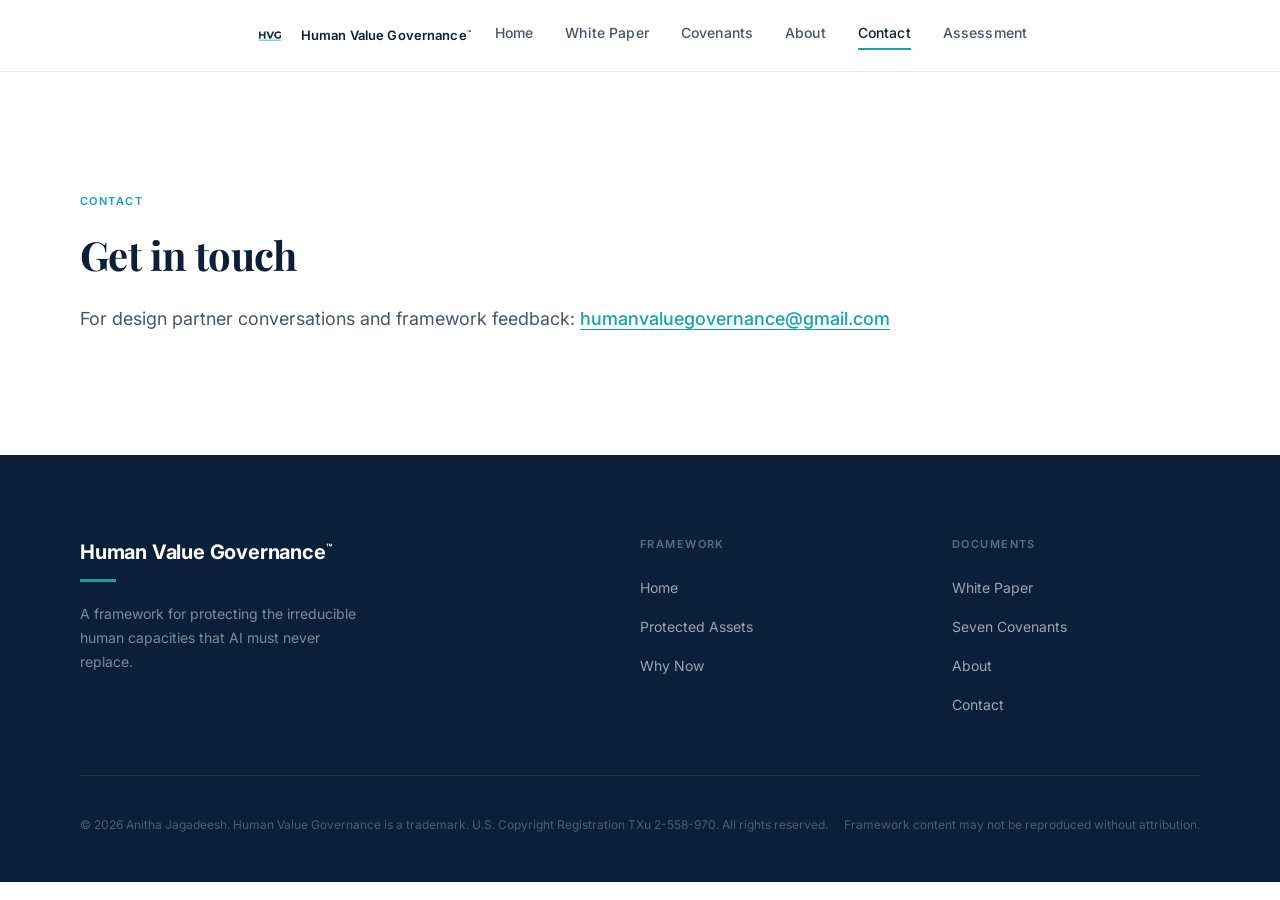
<file: contact.html>
<!DOCTYPE html>
<html lang="en">
<head>
  <meta charset="UTF-8">
  <meta name="viewport" content="width=device-width, initial-scale=1.0">
  <meta name="description" content="Contact Human Value Governance™ — Design partner conversations and framework feedback.">
  <title>Contact — Human Value Governance™</title>

  <link rel="preconnect" href="https://fonts.googleapis.com">
  <link rel="preconnect" href="https://fonts.gstatic.com" crossorigin>
  <link href="https://fonts.googleapis.com/css2?family=Inter:wght@300;400;500;600&family=Playfair+Display:ital,wght@0,400;0,600;0,700;1,400&display=swap" rel="stylesheet">

  <link rel="stylesheet" href="assets/css/styles.css">

  <!-- Google tag (gtag.js) -->
  <script async src="https://www.googletagmanager.com/gtag/js?id=G-9EN6MV2RRG"></script>
  <script>
    window.dataLayer = window.dataLayer || [];
    function gtag(){dataLayer.push(arguments);}
    gtag('js', new Date());
    gtag('config', 'G-9EN6MV2RRG');
  </script>
</head>
<body>

  <!-- ════════════════════════════════════════════════
       SITE HEADER
       ════════════════════════════════════════════════ -->
  <header class="site-header">
    <div class="container">
      <div class="header-inner">

        <a href="index.html" class="logo" aria-label="Human Value Governance — Home">
          <img src="assets/images/hvg-logo.png" alt="HVG" class="logo-img">
          <span class="logo-wordmark">Human Value Governance<sup>™</sup></span>
        </a>

        <nav class="site-nav" id="site-nav" aria-label="Primary navigation">
          <a href="index.html" class="nav-link">Home</a>
          <a href="white-paper.html" class="nav-link">White Paper</a>
          <a href="covenants.html" class="nav-link">Covenants</a>
          <a href="about.html" class="nav-link">About</a>
          <a href="contact.html" class="nav-link active">Contact</a>
          <a href="assessment.html" class="nav-link">Assessment</a>
        </nav>

        <button class="nav-toggle" id="nav-toggle" aria-label="Toggle navigation"
          aria-expanded="false" aria-controls="site-nav">
          <span class="nav-toggle-icon" aria-hidden="true">
            <span class="nav-toggle-bar"></span>
            <span class="nav-toggle-bar"></span>
            <span class="nav-toggle-bar"></span>
          </span>
        </button>

      </div>
    </div>
  </header>


  <main>

    <!-- ════════════════════════════════════════════════
         CONTACT
         ════════════════════════════════════════════════ -->
    <section class="contact-section">
      <div class="container">

        <p class="label">Contact</p>
        <h1 class="section-heading">Get in touch</h1>

        <p class="contact-line">
          For design partner conversations and framework feedback:
          <a href="mailto:humanvaluegovernance@gmail.com">humanvaluegovernance@gmail.com</a>
        </p>

      </div>
    </section>

  </main>


  <!-- ════════════════════════════════════════════════
       SITE FOOTER
       ════════════════════════════════════════════════ -->
  <footer class="site-footer">
    <div class="container">

      <div class="footer-inner">
        <div class="footer-brand">
          <p class="footer-logo-text">Human Value Governance<sup>™</sup></p>
          <span class="footer-teal-bar" aria-hidden="true"></span>
          <p>A framework for protecting the irreducible human capacities that AI must never replace.</p>
        </div>
        <div class="footer-col">
          <h4>Framework</h4>
          <ul>
            <li><a href="index.html">Home</a></li>
            <li><a href="index.html#assets">Protected Assets</a></li>
            <li><a href="index.html#urgency">Why Now</a></li>
          </ul>
        </div>
        <div class="footer-col">
          <h4>Documents</h4>
          <ul>
            <li><a href="white-paper.html">White Paper</a></li>
            <li><a href="covenants.html">Seven Covenants</a></li>
            <li><a href="about.html">About</a></li>
            <li><a href="contact.html">Contact</a></li>
          </ul>
        </div>
      </div>

      <div class="footer-bottom">
        <p>© 2026 Anitha Jagadeesh. Human Value Governance is a trademark. U.S. Copyright Registration TXu 2-558-970. All rights reserved.</p>
        <p class="tm-note">Framework content may not be reproduced without attribution.</p>
      </div>

    </div>
  </footer>


  <script>
    (function () {
      var toggle = document.getElementById('nav-toggle');
      var nav    = document.getElementById('site-nav');
      if (!toggle || !nav) return;
      toggle.addEventListener('click', function () {
        var isOpen = nav.classList.toggle('is-open');
        toggle.setAttribute('aria-expanded', isOpen ? 'true' : 'false');
      });
      nav.querySelectorAll('.nav-link').forEach(function (link) {
        link.addEventListener('click', function () {
          nav.classList.remove('is-open');
          toggle.setAttribute('aria-expanded', 'false');
        });
      });
    })();
  </script>

</body>
</html>
</file>
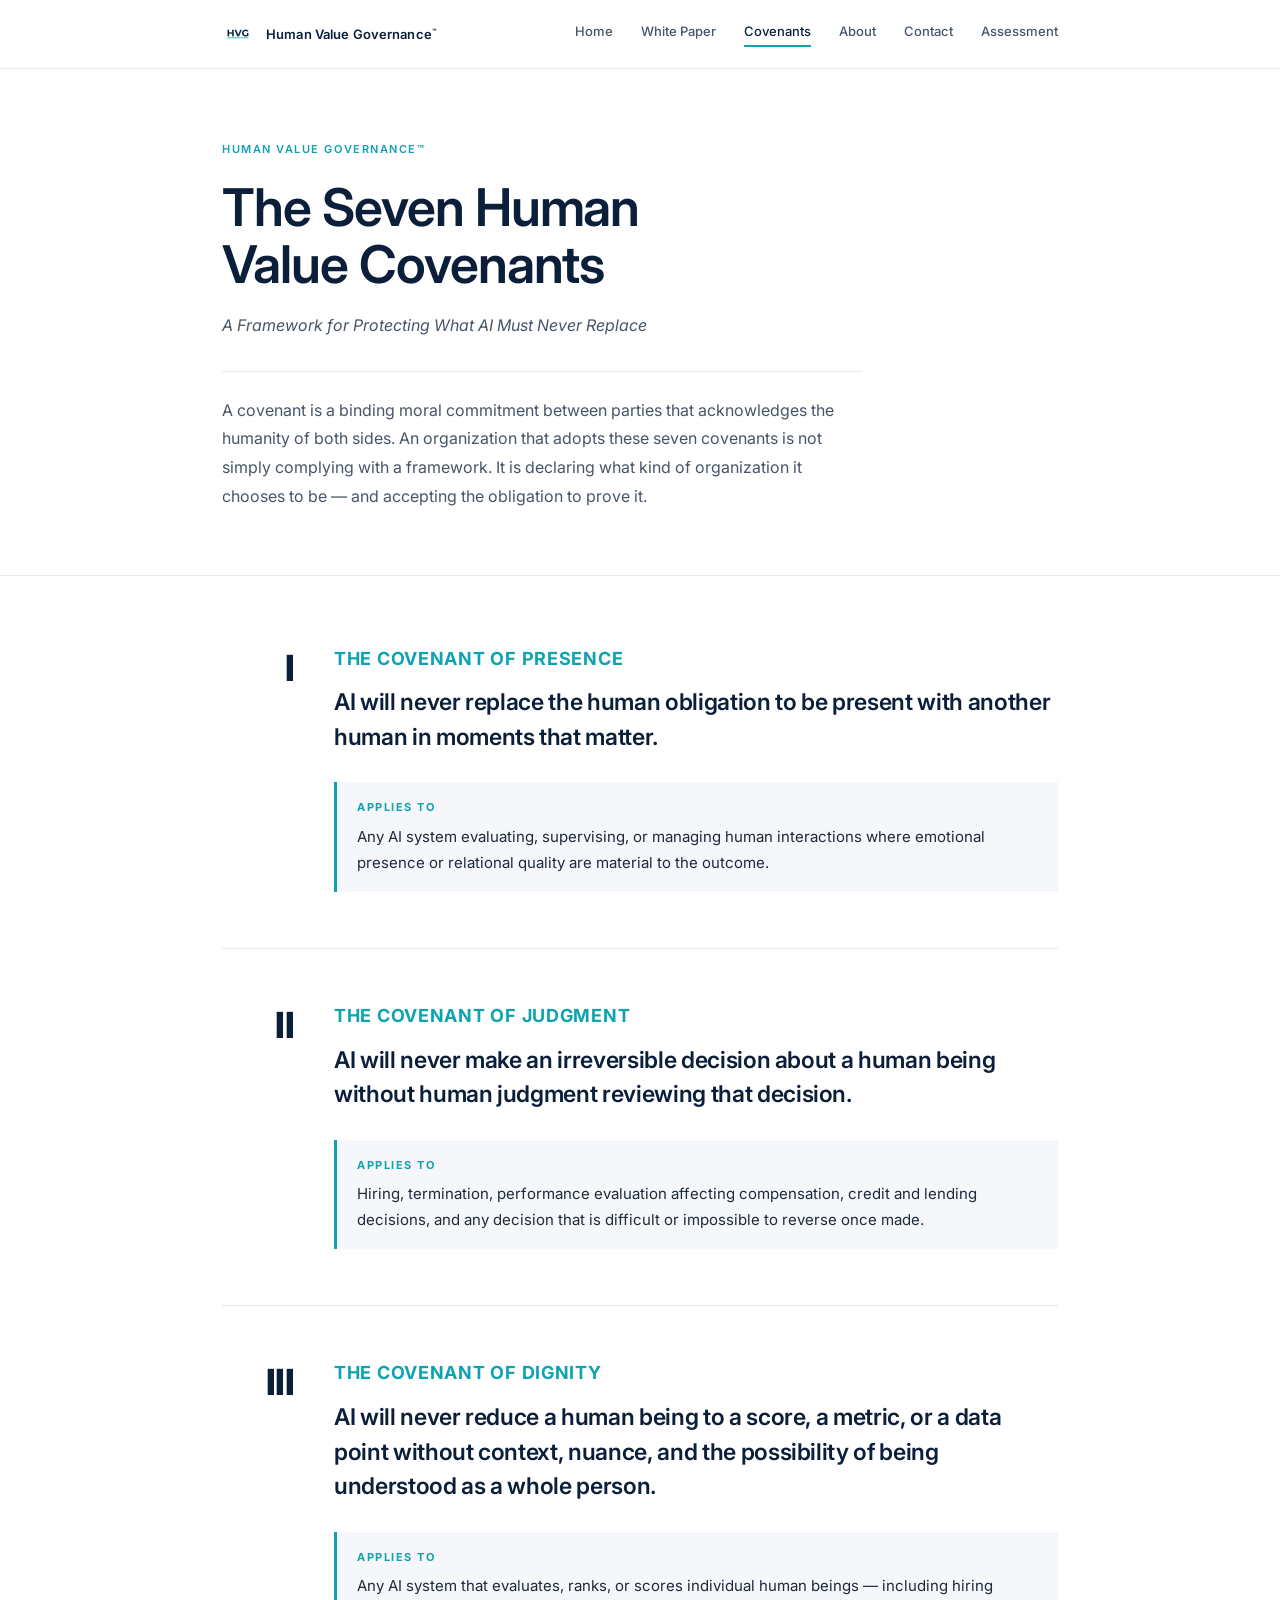
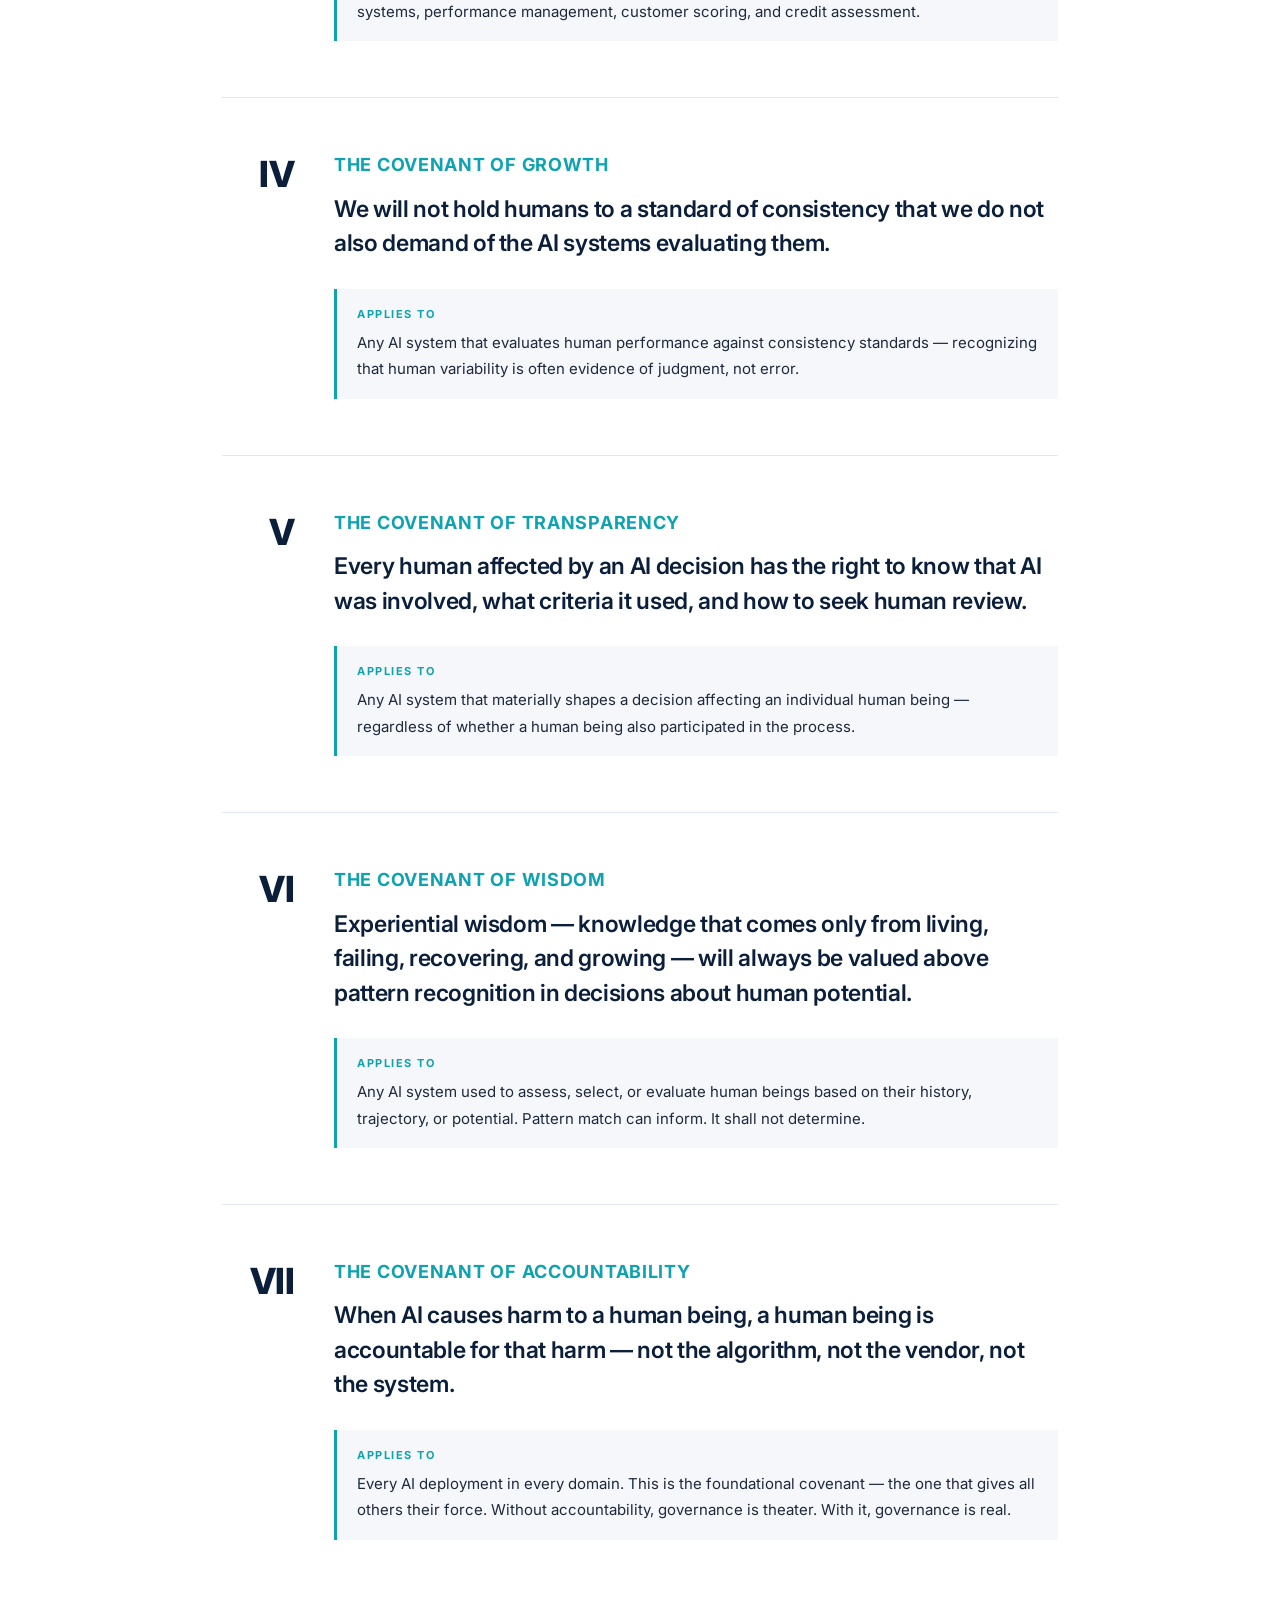
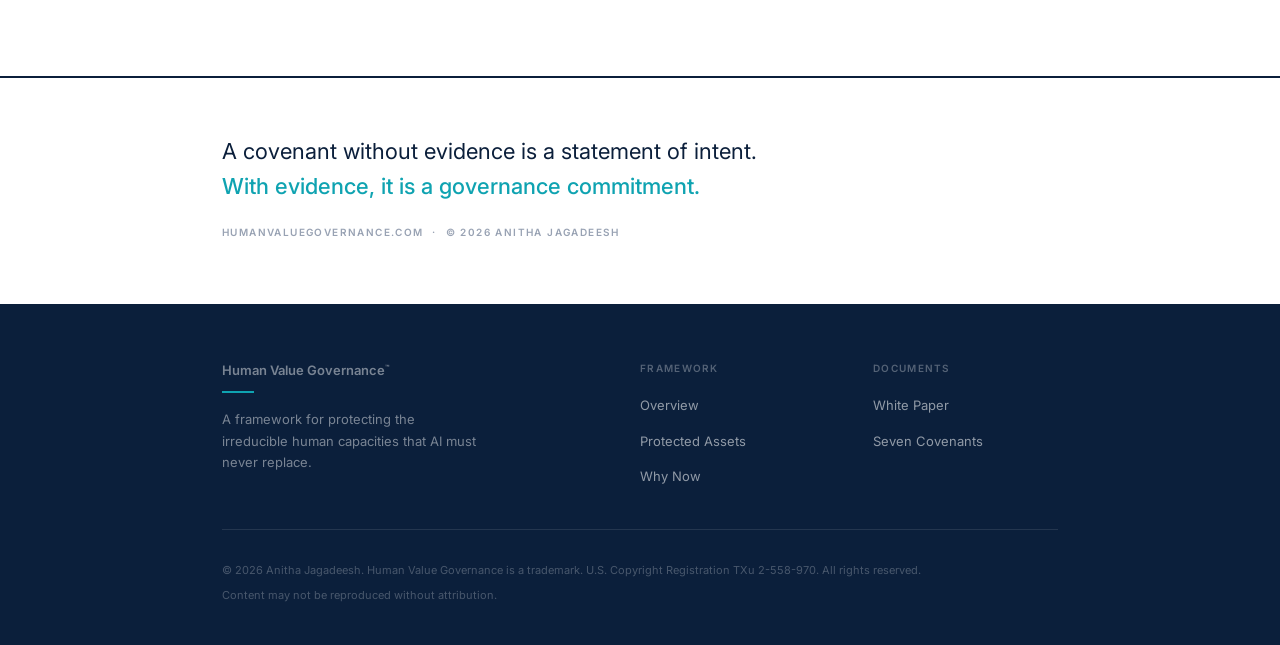
<file: covenants.html>
<!DOCTYPE html>
<html lang="en">
<head>
  <meta charset="UTF-8">
  <meta name="viewport" content="width=device-width, initial-scale=1.0">
  <meta name="description" content="The Seven Human Value Covenants — A Framework for Protecting What AI Must Never Replace. Human Value Governance™.">
  <title>The Seven Human Value Covenants — Human Value Governance™</title>

  <link rel="preconnect" href="https://fonts.googleapis.com">
  <link rel="preconnect" href="https://fonts.gstatic.com" crossorigin>
  <link href="https://fonts.googleapis.com/css2?family=Inter:wght@400;500;600&display=swap" rel="stylesheet">

  <style>
    /* ── Reset ─────────────────────────────────────── */
    *, *::before, *::after { box-sizing: border-box; margin: 0; padding: 0; }
    html { font-size: 16px; -webkit-font-smoothing: antialiased; scroll-behavior: smooth; }
    img { display: block; max-width: 100%; }
    a { color: inherit; text-decoration: none; }
    ul { list-style: none; }

    /* ── Tokens ────────────────────────────────────── */
    :root {
      --navy:      #0B1F3B;
      --teal:      #0FA3B1;
      --amber:     #F5A623;
      --white:     #FFFFFF;
      --gray-lt:   #F5F7FA;
      --gray-mid:  #98A2B3;
      --text:      #1E293B;
      --text-sec:  #475569;
      --border:    #E2E8F0;
      --font:      'Inter', system-ui, -apple-system, BlinkMacSystemFont, 'Segoe UI', sans-serif;
    }

    /* ── Base ──────────────────────────────────────── */
    body {
      font-family: var(--font);
      color: var(--text);
      background: var(--white);
      line-height: 1.6;
    }

    /* ── Layout helpers ────────────────────────────── */
    .wrap {
      max-width: 900px;
      margin: 0 auto;
      padding: 0 32px;
    }

    /* ── Site Header ───────────────────────────────── */
    .site-header {
      position: sticky;
      top: 0;
      z-index: 100;
      background: var(--white);
      border-bottom: 1px solid var(--border);
    }

    .site-header .wrap {
      display: flex;
      align-items: center;
      justify-content: space-between;
      height: 68px;
    }

    .site-logo {
      display: flex;
      align-items: center;
      gap: 12px;
    }

    .site-logo img {
      height: 32px;
      width: auto;
    }

    .site-logo-name {
      font-size: 13px;
      font-weight: 600;
      color: var(--navy);
      letter-spacing: 0.01em;
    }

    .site-nav {
      display: flex;
      gap: 28px;
    }

    .site-nav a {
      font-size: 13px;
      font-weight: 500;
      color: var(--text-sec);
      padding-bottom: 3px;
      border-bottom: 2px solid transparent;
      transition: color 150ms, border-color 150ms;
    }

    .site-nav a:hover { color: var(--navy); }
    .site-nav a.active { color: var(--navy); border-bottom-color: var(--teal); }

    /* ── Page Header ───────────────────────────────── */
    .page-header {
      padding: 72px 0 64px;
      border-bottom: 1px solid var(--border);
    }

    .page-eyebrow {
      font-size: 11px;
      font-weight: 600;
      letter-spacing: 0.14em;
      text-transform: uppercase;
      color: var(--teal);
      margin-bottom: 20px;
    }

    .page-title {
      font-size: clamp(32px, 5vw, 52px);
      font-weight: 600;
      color: var(--navy);
      line-height: 1.1;
      letter-spacing: -0.02em;
      margin-bottom: 20px;
    }

    .page-subtitle {
      font-size: 16px;
      font-style: italic;
      color: var(--text-sec);
      margin-bottom: 32px;
    }

    .page-intro {
      font-size: 16px;
      line-height: 1.8;
      color: var(--text-sec);
      max-width: 640px;
      padding-top: 24px;
      border-top: 1px solid var(--border);
    }

    /* ── Covenant List ─────────────────────────────── */
    .covenants {
      padding: 16px 0 80px;
    }

    /* One covenant block */
    .covenant {
      padding: 56px 0;
      border-bottom: 1px solid var(--border);
      display: grid;
      grid-template-columns: 72px 1fr;
      gap: 0 40px;
      align-items: start;
    }

    .covenant:last-child {
      border-bottom: none;
    }

    /* Roman numeral — large, navy, commanding */
    .covenant-num {
      font-size: 36px;
      font-weight: 800;
      color: var(--navy);
      letter-spacing: -0.02em;
      line-height: 1;
      padding-top: 2px;
      text-align: right;
    }

    /* Right column */
    .covenant-body {}

    /* "THE COVENANT OF PRESENCE" — prominent heading */
    .covenant-label {
      font-size: 18px;
      font-weight: 700;
      letter-spacing: 0.04em;
      text-transform: uppercase;
      color: var(--teal);
      margin-bottom: 16px;
      line-height: 1.2;
    }

    /* Main commitment statement */
    .covenant-statement {
      font-size: clamp(18px, 2.4vw, 23px);
      font-weight: 600;
      color: var(--navy);
      line-height: 1.5;
      margin-bottom: 28px;
      letter-spacing: -0.015em;
    }

    /* "Applies to…" — structured callout block */
    .covenant-applies {
      background: var(--gray-lt);
      border-left: 3px solid var(--teal);
      padding: 16px 20px;
      font-size: 15px;
      line-height: 1.75;
      color: var(--text);
    }

    .covenant-applies-label {
      display: block;
      font-size: 11px;
      font-weight: 700;
      letter-spacing: 0.14em;
      text-transform: uppercase;
      color: var(--teal);
      margin-bottom: 6px;
    }

    /* ── Closing Statement ─────────────────────────── */
    .closing {
      padding: 56px 0 64px;
      border-top: 2px solid var(--navy);
    }

    .closing-text {
      font-size: clamp(17px, 2.2vw, 22px);
      font-weight: 400;
      color: var(--navy);
      line-height: 1.6;
      max-width: 600px;
    }

    .closing-text em {
      font-style: normal;
      color: var(--teal);
      font-weight: 500;
    }

    .closing-byline {
      margin-top: 20px;
      font-size: 10px;
      font-weight: 600;
      letter-spacing: 0.14em;
      text-transform: uppercase;
      color: var(--gray-mid);
    }

    /* ── Site Footer ───────────────────────────────── */
    .site-footer {
      background: var(--navy);
      color: var(--white);
      padding: 56px 0 40px;
    }

    .footer-inner {
      display: grid;
      grid-template-columns: 2fr 1fr 1fr;
      gap: 48px;
      padding-bottom: 40px;
      border-bottom: 1px solid rgba(255,255,255,0.1);
      margin-bottom: 32px;
    }

    .footer-brand-name {
      font-size: 16px;
      font-weight: 600;
      color: var(--white);
    }

    .footer-teal-bar {
      display: block;
      width: 32px;
      height: 2px;
      background: var(--teal);
      margin: 10px 0 16px;
    }

    .footer-brand p {
      font-size: 13px;
      color: rgba(255,255,255,0.45);
      line-height: 1.65;
      max-width: 260px;
    }

    .footer-col h4 {
      font-size: 10px;
      font-weight: 600;
      letter-spacing: 0.13em;
      text-transform: uppercase;
      color: rgba(255,255,255,0.3);
      margin-bottom: 16px;
    }

    .footer-col ul {
      display: flex;
      flex-direction: column;
      gap: 10px;
    }

    .footer-col ul a {
      font-size: 13px;
      color: rgba(255,255,255,0.55);
      transition: color 150ms;
    }

    .footer-col ul a:hover { color: var(--white); }

    .footer-bottom {
      display: flex;
      justify-content: space-between;
      flex-wrap: wrap;
      gap: 8px;
    }

    .footer-bottom p {
      font-size: 11px;
      color: rgba(255,255,255,0.25);
    }

    /* ── Responsive ────────────────────────────────── */
    @media (max-width: 640px) {
      .wrap { padding: 0 20px; }

      .site-nav { gap: 16px; }
      .site-nav a { font-size: 12px; }
      .site-logo-name { display: none; }

      .page-header { padding: 48px 0 48px; }

      .covenant {
        grid-template-columns: 1fr;
        gap: 12px;
        padding: 40px 0;
      }

      .covenant-num {
        text-align: left;
        font-size: 28px;
      }

      .footer-inner {
        grid-template-columns: 1fr;
        gap: 32px;
      }

      .footer-bottom {
        flex-direction: column;
      }
    }
  </style>

  <!-- Google tag (gtag.js) -->
  <script async src="https://www.googletagmanager.com/gtag/js?id=G-9EN6MV2RRG"></script>
  <script>
    window.dataLayer = window.dataLayer || [];
    function gtag(){dataLayer.push(arguments);}
    gtag('js', new Date());
    gtag('config', 'G-9EN6MV2RRG');
  </script>
</head>
<body>

  <!-- ════════════════════════════════════
       SITE HEADER
       ════════════════════════════════════ -->
  <header class="site-header">
    <div class="wrap">

      <a href="index.html" class="site-logo" aria-label="Human Value Governance — Home">
        <img src="assets/images/hvg-logo.png" alt="HVG">
        <span class="site-logo-name">Human Value Governance<sup style="font-size:0.55em;vertical-align:super;">™</sup></span>
      </a>

      <nav class="site-nav" aria-label="Primary navigation">
        <a href="index.html">Home</a>
        <a href="white-paper.html">White Paper</a>
        <a href="covenants.html" class="active">Covenants</a>
        <a href="about.html">About</a>
        <a href="contact.html">Contact</a>
        <a href="assessment.html">Assessment</a>
      </nav>

    </div>
  </header>


  <main>

    <!-- ════════════════════════════════════
         PAGE HEADER
         ════════════════════════════════════ -->
    <div class="page-header">
      <div class="wrap">

        <p class="page-eyebrow">Human Value Governance™</p>
        <h1 class="page-title">The Seven Human<br>Value Covenants</h1>
        <p class="page-subtitle">A Framework for Protecting What AI Must Never Replace</p>

        <p class="page-intro">
          A covenant is a binding moral commitment between parties that acknowledges the humanity
          of both sides. An organization that adopts these seven covenants is not simply complying
          with a framework. It is declaring what kind of organization it chooses to be —
          and accepting the obligation to prove it.
        </p>

      </div>
    </div>


    <!-- ════════════════════════════════════
         SEVEN COVENANTS
         ════════════════════════════════════ -->
    <div class="covenants">
      <div class="wrap">

        <!-- I -->
        <article class="covenant" id="covenant-1">
          <div class="covenant-num">I</div>
          <div class="covenant-body">
            <p class="covenant-label">The Covenant of Presence</p>
            <p class="covenant-statement">
              AI will never replace the human obligation to be present with another human in moments that matter.
            </p>
            <p class="covenant-applies">
              <span class="covenant-applies-label">Applies to</span>
              Any AI system evaluating, supervising, or managing human interactions where emotional
              presence or relational quality are material to the outcome.
            </p>
          </div>
        </article>

        <!-- II -->
        <article class="covenant" id="covenant-2">
          <div class="covenant-num">II</div>
          <div class="covenant-body">
            <p class="covenant-label">The Covenant of Judgment</p>
            <p class="covenant-statement">
              AI will never make an irreversible decision about a human being without human judgment reviewing that decision.
            </p>
            <p class="covenant-applies">
              <span class="covenant-applies-label">Applies to</span>
              Hiring, termination, performance evaluation affecting compensation, credit and lending
              decisions, and any decision that is difficult or impossible to reverse once made.
            </p>
          </div>
        </article>

        <!-- III -->
        <article class="covenant" id="covenant-3">
          <div class="covenant-num">III</div>
          <div class="covenant-body">
            <p class="covenant-label">The Covenant of Dignity</p>
            <p class="covenant-statement">
              AI will never reduce a human being to a score, a metric, or a data point without context, nuance, and the possibility of being understood as a whole person.
            </p>
            <p class="covenant-applies">
              <span class="covenant-applies-label">Applies to</span>
              Any AI system that evaluates, ranks, or scores individual human beings — including hiring
              systems, performance management, customer scoring, and credit assessment.
            </p>
          </div>
        </article>

        <!-- IV -->
        <article class="covenant" id="covenant-4">
          <div class="covenant-num">IV</div>
          <div class="covenant-body">
            <p class="covenant-label">The Covenant of Growth</p>
            <p class="covenant-statement">
              We will not hold humans to a standard of consistency that we do not also demand of the AI systems evaluating them.
            </p>
            <p class="covenant-applies">
              <span class="covenant-applies-label">Applies to</span>
              Any AI system that evaluates human performance against consistency standards —
              recognizing that human variability is often evidence of judgment, not error.
            </p>
          </div>
        </article>

        <!-- V -->
        <article class="covenant" id="covenant-5">
          <div class="covenant-num">V</div>
          <div class="covenant-body">
            <p class="covenant-label">The Covenant of Transparency</p>
            <p class="covenant-statement">
              Every human affected by an AI decision has the right to know that AI was involved, what criteria it used, and how to seek human review.
            </p>
            <p class="covenant-applies">
              <span class="covenant-applies-label">Applies to</span>
              Any AI system that materially shapes a decision affecting an individual human being —
              regardless of whether a human being also participated in the process.
            </p>
          </div>
        </article>

        <!-- VI -->
        <article class="covenant" id="covenant-6">
          <div class="covenant-num">VI</div>
          <div class="covenant-body">
            <p class="covenant-label">The Covenant of Wisdom</p>
            <p class="covenant-statement">
              Experiential wisdom — knowledge that comes only from living, failing, recovering, and growing — will always be valued above pattern recognition in decisions about human potential.
            </p>
            <p class="covenant-applies">
              <span class="covenant-applies-label">Applies to</span>
              Any AI system used to assess, select, or evaluate human beings based on their history,
              trajectory, or potential. Pattern match can inform. It shall not determine.
            </p>
          </div>
        </article>

        <!-- VII -->
        <article class="covenant" id="covenant-7">
          <div class="covenant-num">VII</div>
          <div class="covenant-body">
            <p class="covenant-label">The Covenant of Accountability</p>
            <p class="covenant-statement">
              When AI causes harm to a human being, a human being is accountable for that harm — not the algorithm, not the vendor, not the system.
            </p>
            <p class="covenant-applies">
              <span class="covenant-applies-label">Applies to</span>
              Every AI deployment in every domain. This is the foundational covenant — the one that
              gives all others their force. Without accountability, governance is theater. With it,
              governance is real.
            </p>
          </div>
        </article>

      </div>
    </div>


    <!-- ════════════════════════════════════
         CLOSING STATEMENT
         ════════════════════════════════════ -->
    <div class="closing">
      <div class="wrap">
        <p class="closing-text">
          A covenant without evidence is a statement of intent.<br>
          <em>With evidence, it is a governance commitment.</em>
        </p>
        <p class="closing-byline">HumanValueGovernance.com &nbsp;·&nbsp; © 2026 Anitha Jagadeesh</p>
      </div>
    </div>

  </main>


  <!-- ════════════════════════════════════
       SITE FOOTER
       ════════════════════════════════════ -->
  <footer class="site-footer">
    <div class="wrap">

      <div class="footer-inner">

        <div class="footer-brand">
          <p class="footer-brand-name">Human Value Governance<sup style="font-size:0.55em;vertical-align:super;">™</sup></p>
          <span class="footer-teal-bar" aria-hidden="true"></span>
          <p>A framework for protecting the irreducible human capacities that AI must never replace.</p>
        </div>

        <div class="footer-col">
          <h4>Framework</h4>
          <ul>
            <li><a href="index.html">Overview</a></li>
            <li><a href="index.html#assets">Protected Assets</a></li>
            <li><a href="index.html#urgency">Why Now</a></li>
          </ul>
        </div>

        <div class="footer-col">
          <h4>Documents</h4>
          <ul>
            <li><a href="white-paper.html">White Paper</a></li>
            <li><a href="covenants.html">Seven Covenants</a></li>
          </ul>
        </div>

      </div>

      <div class="footer-bottom">
        <p>© 2026 Anitha Jagadeesh. Human Value Governance is a trademark. U.S. Copyright Registration TXu 2-558-970. All rights reserved.</p>
        <p>Content may not be reproduced without attribution.</p>
      </div>

    </div>
  </footer>

</body>
</html>
</file>
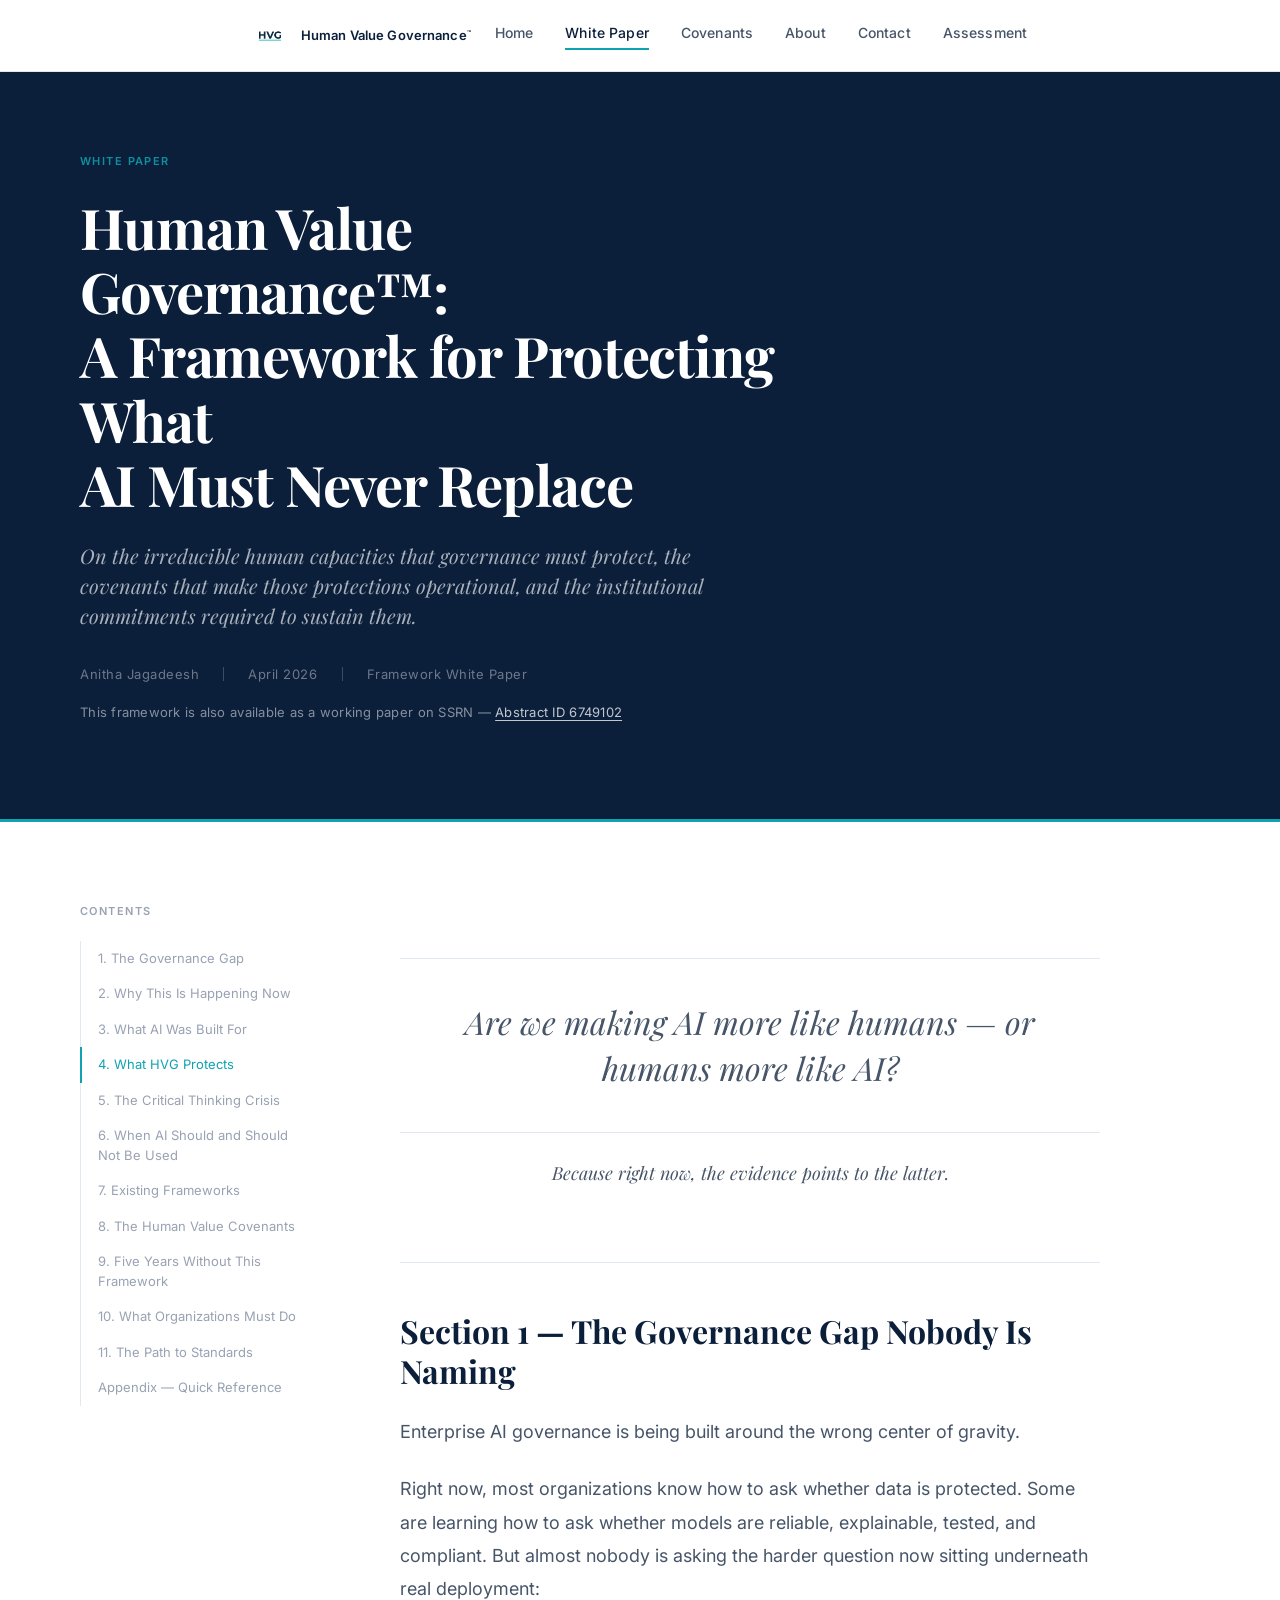
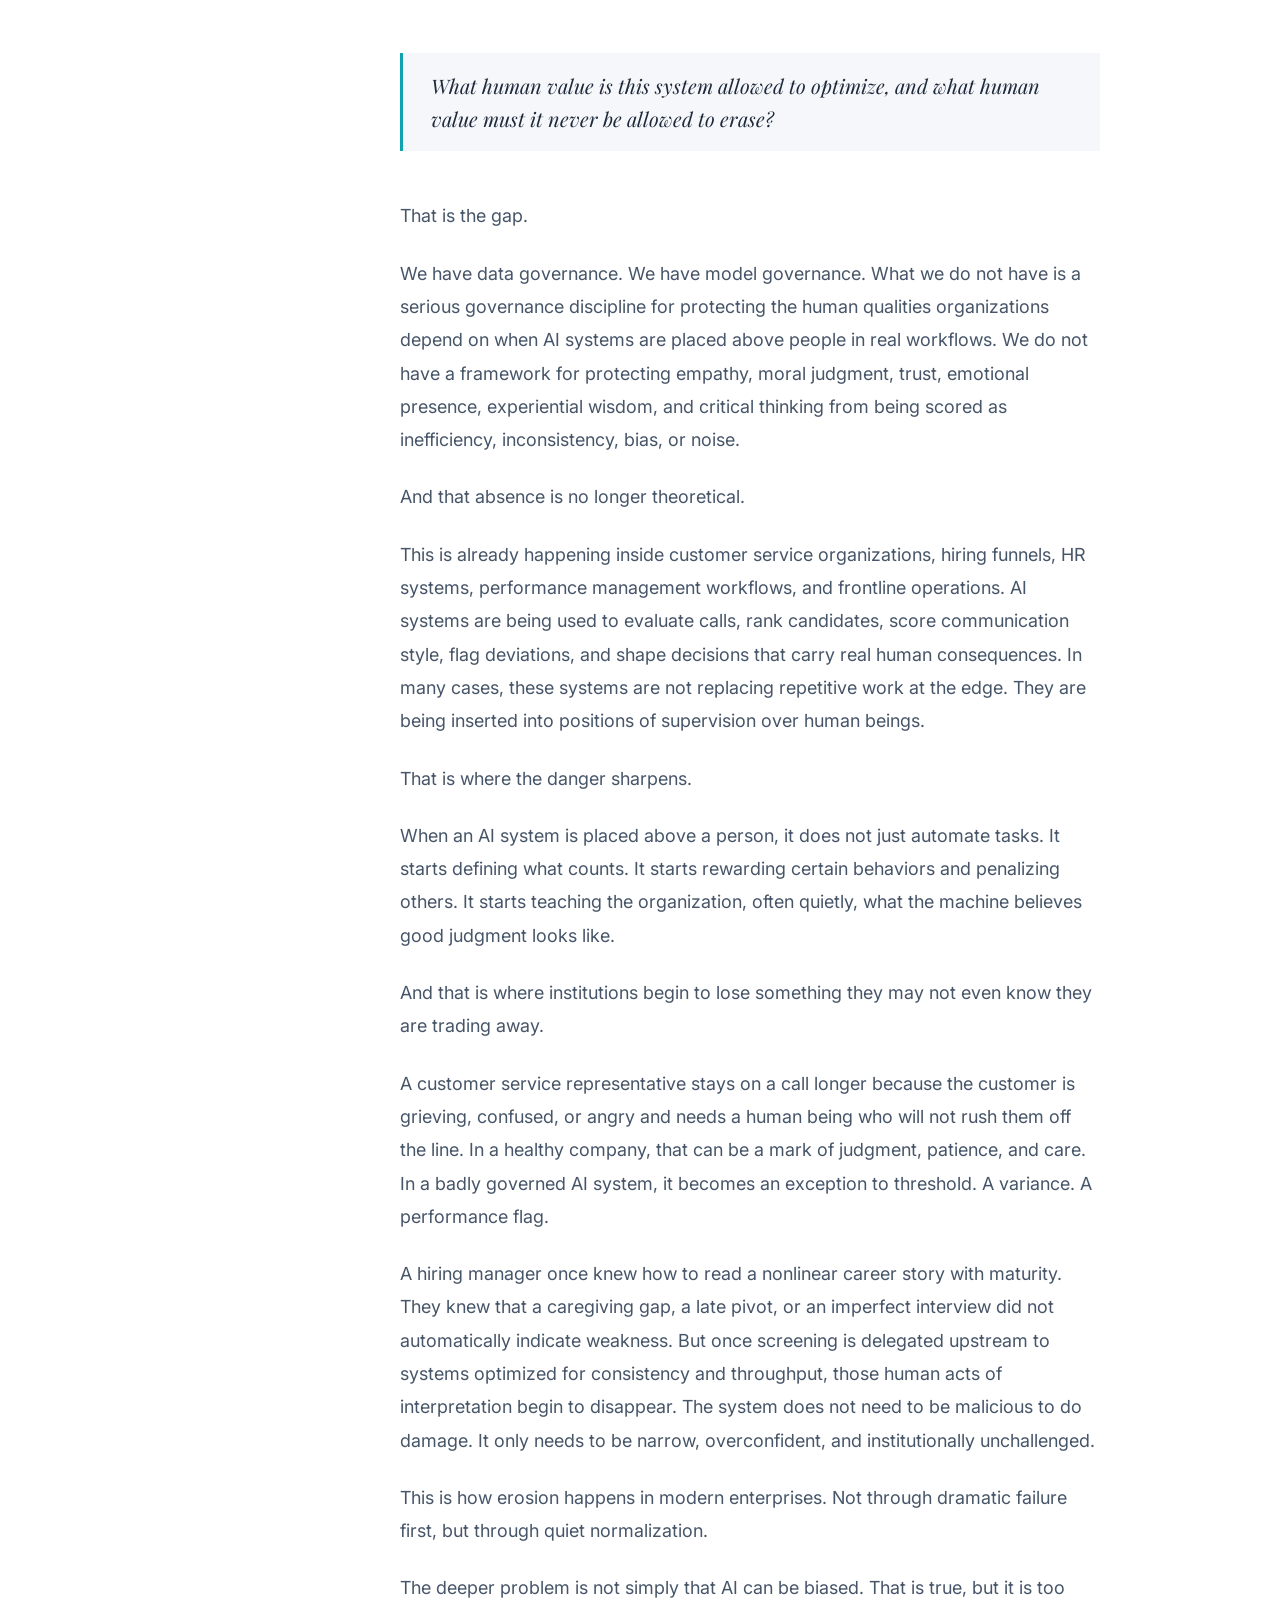
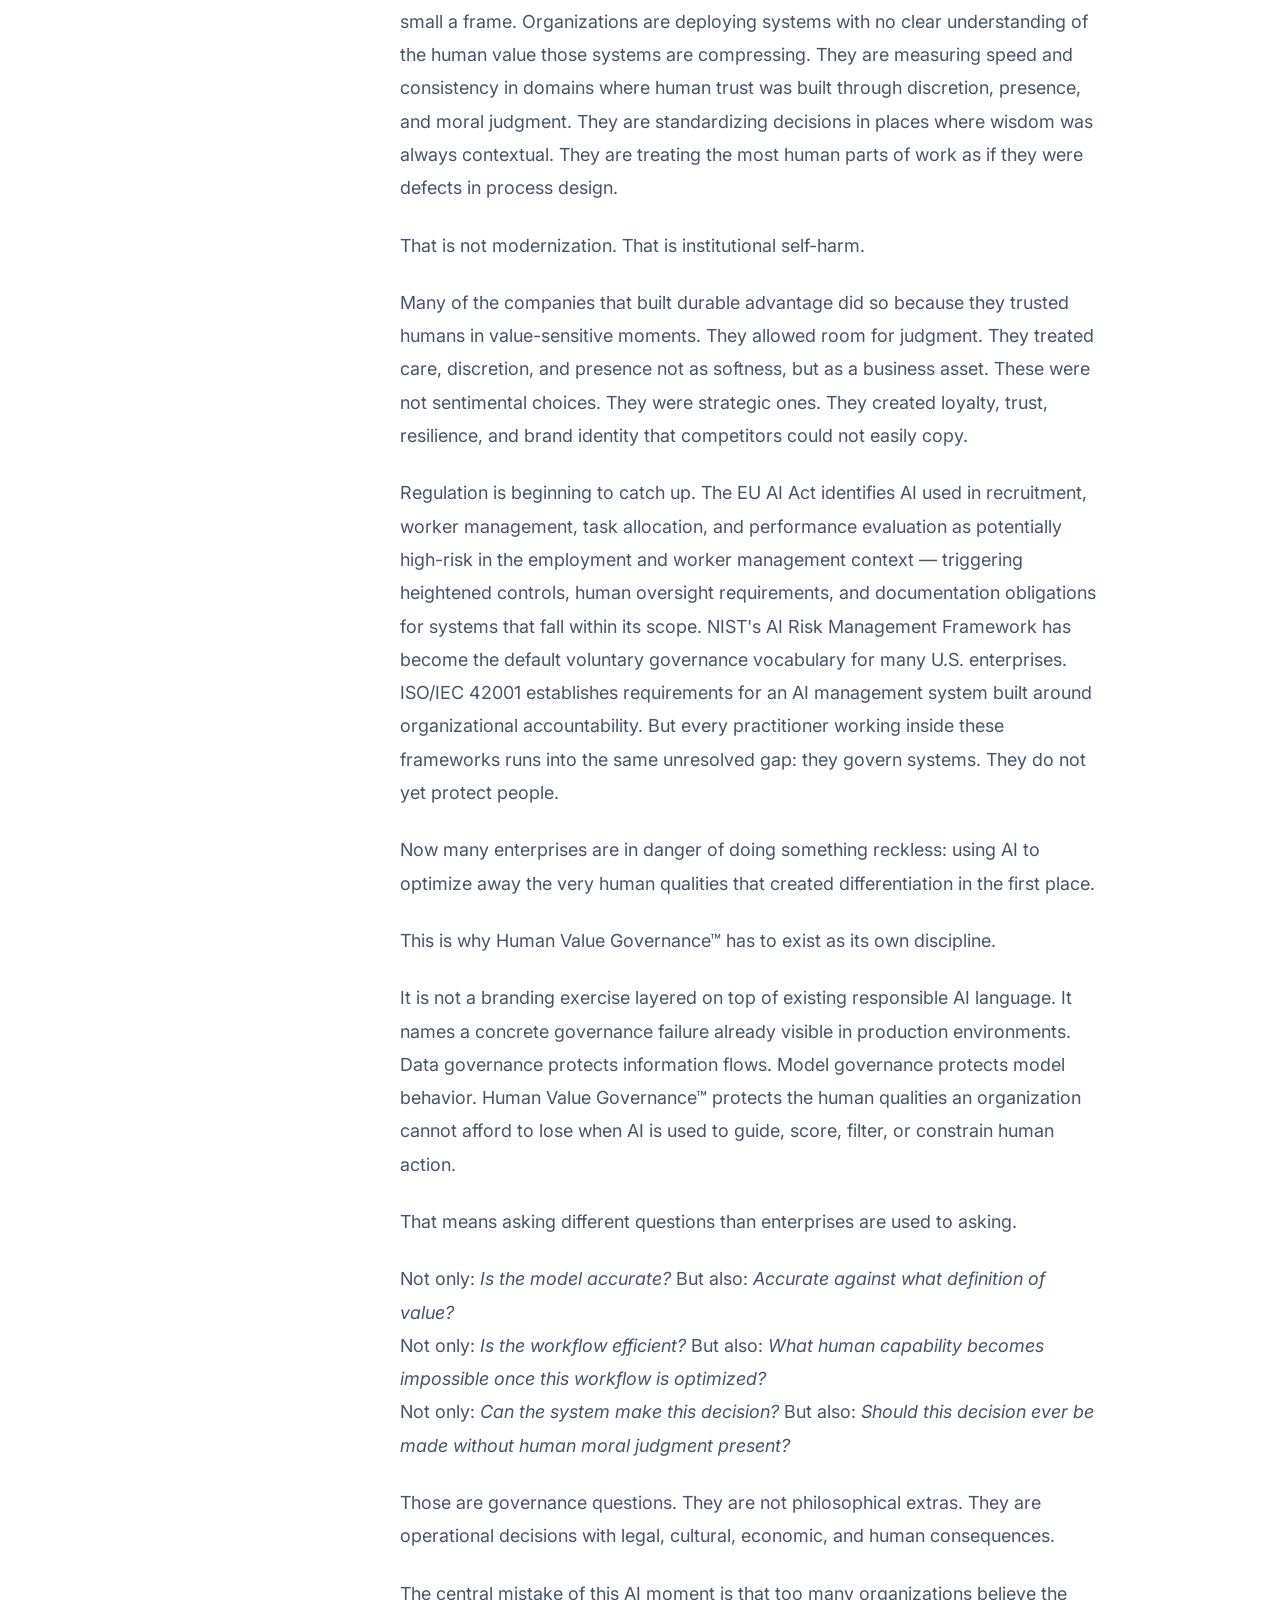
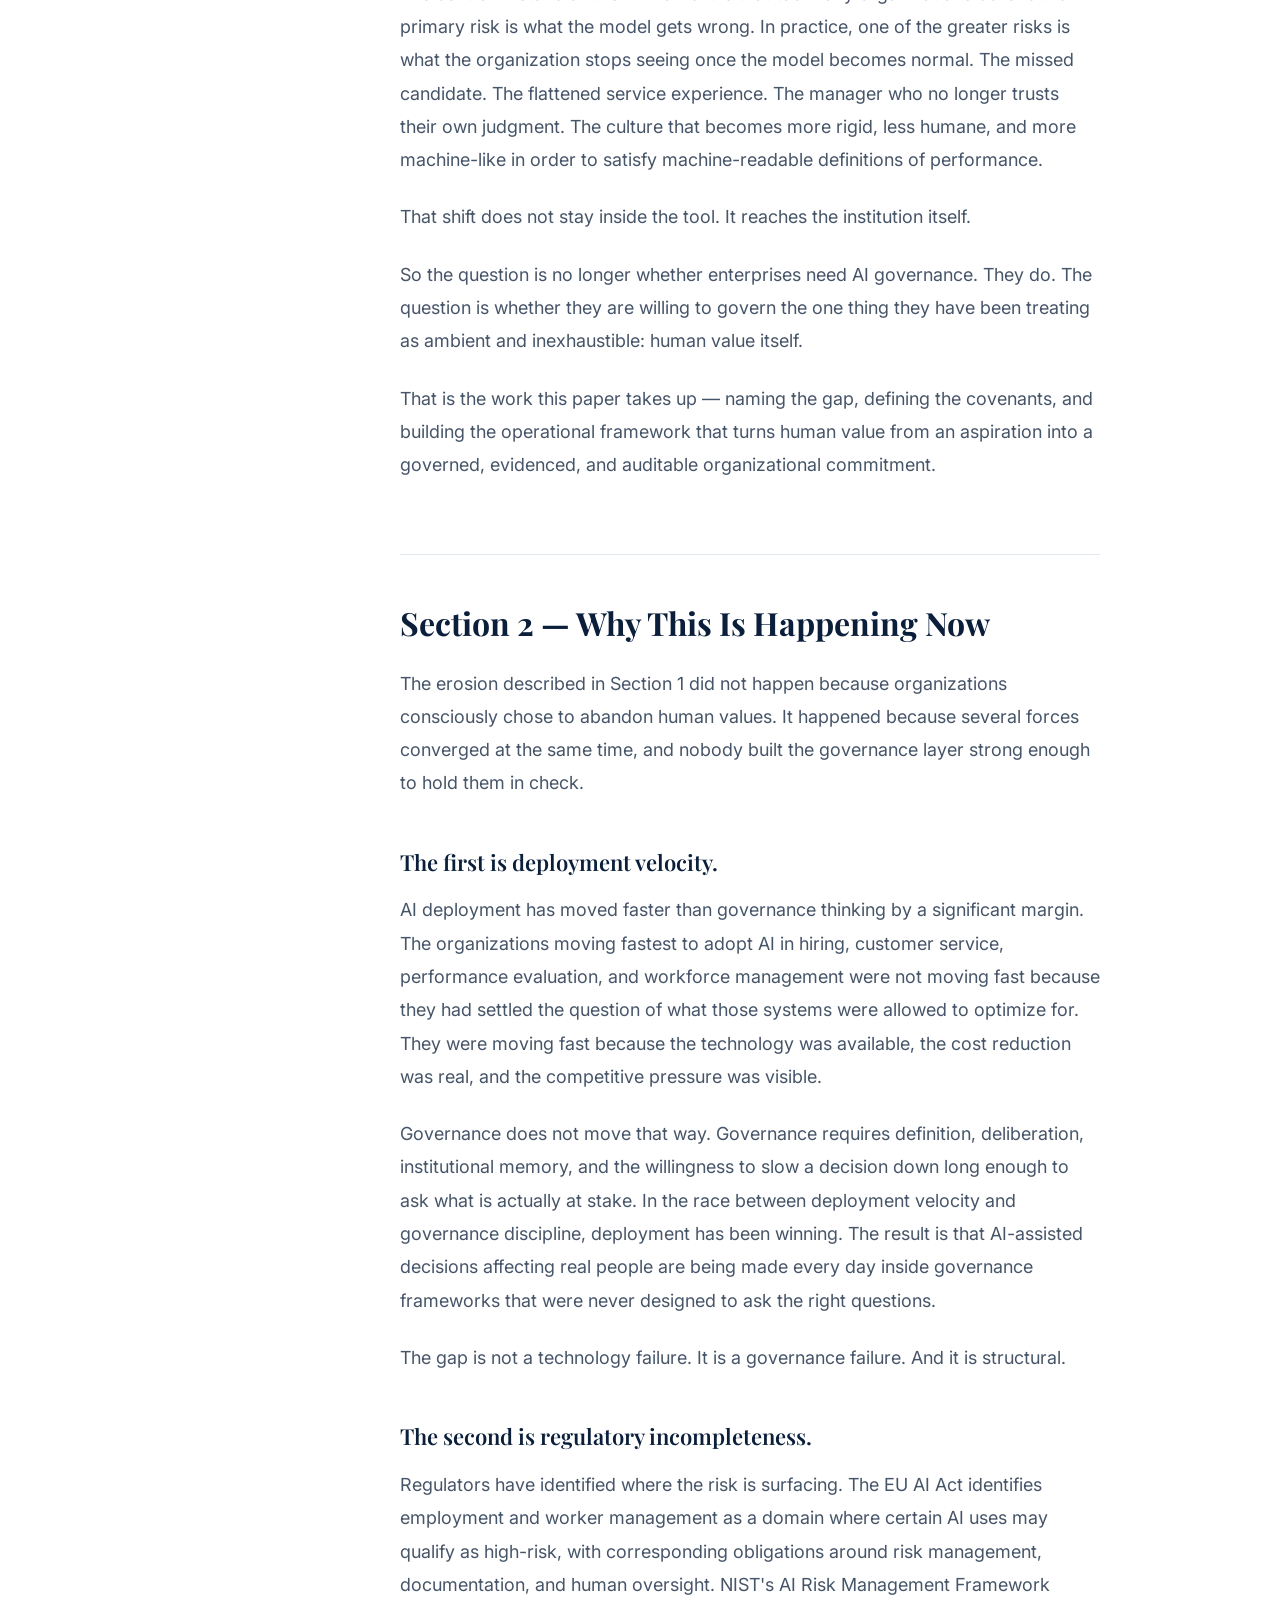
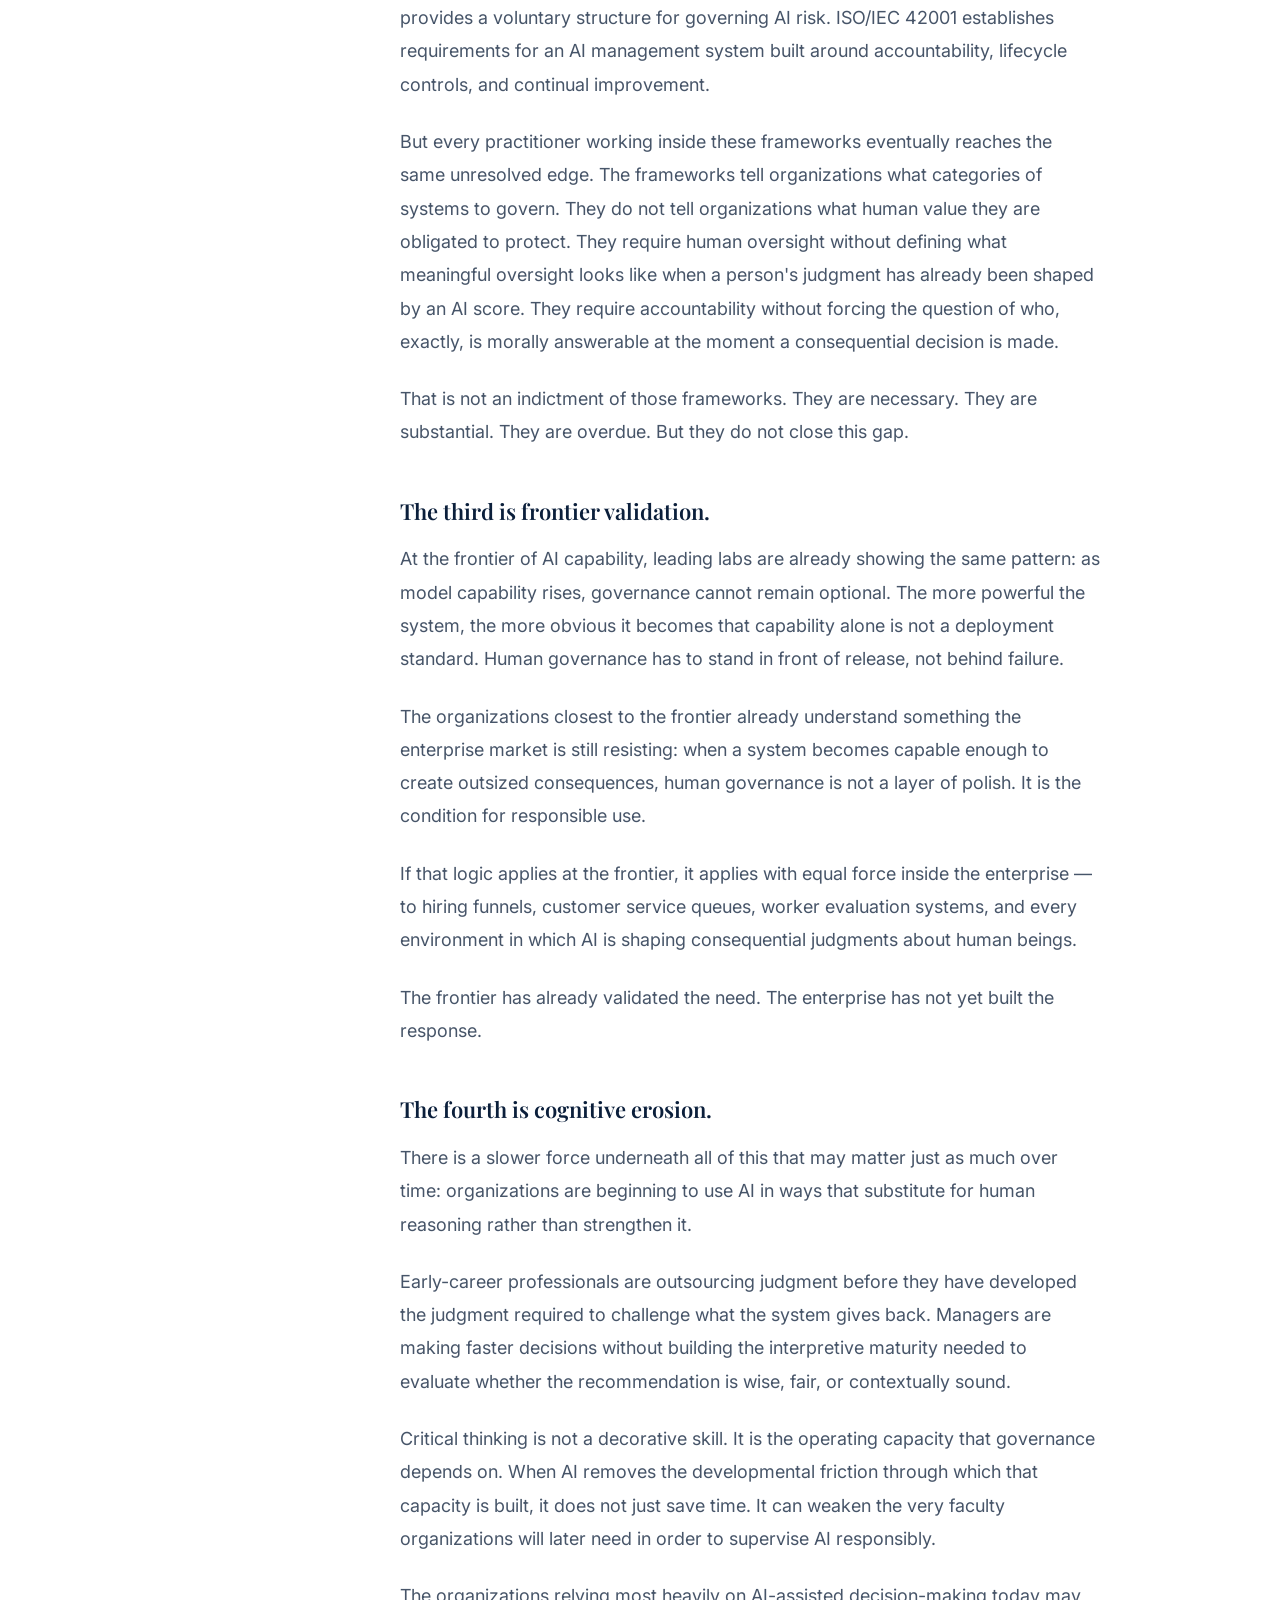
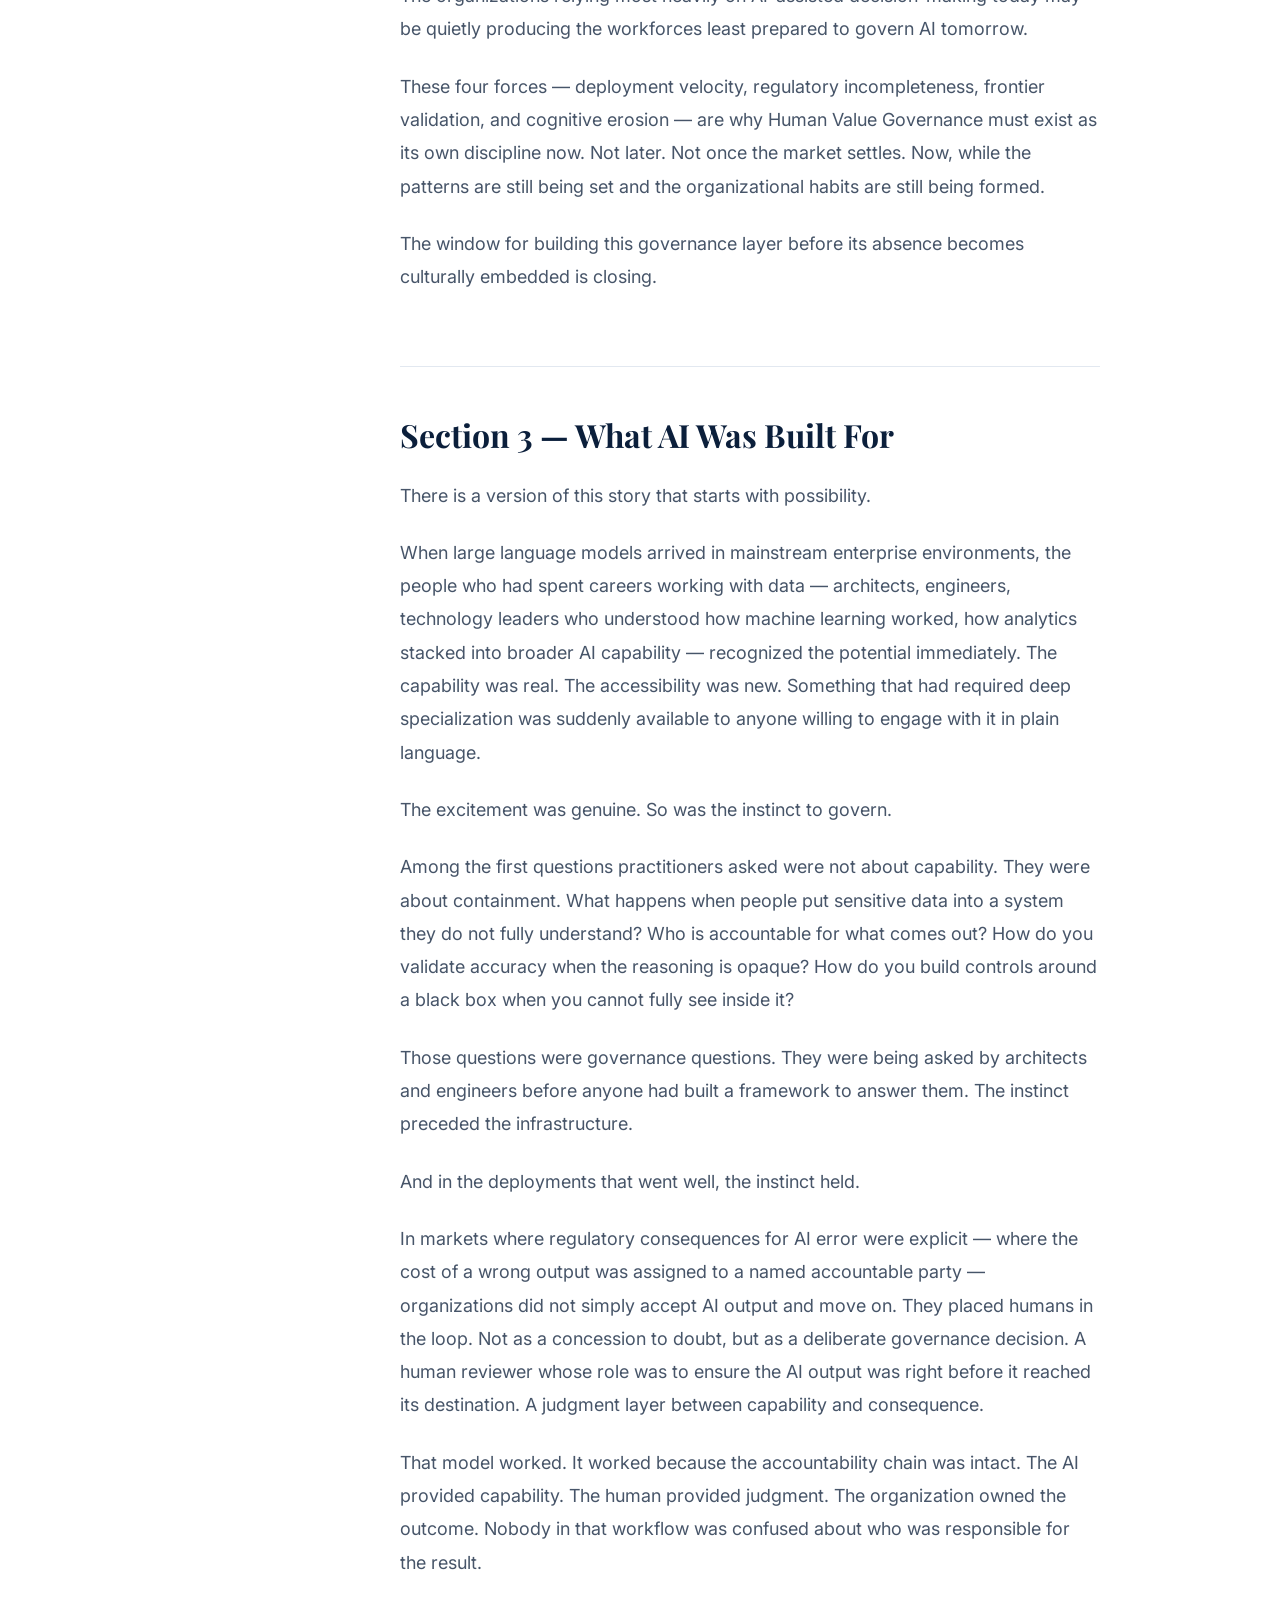
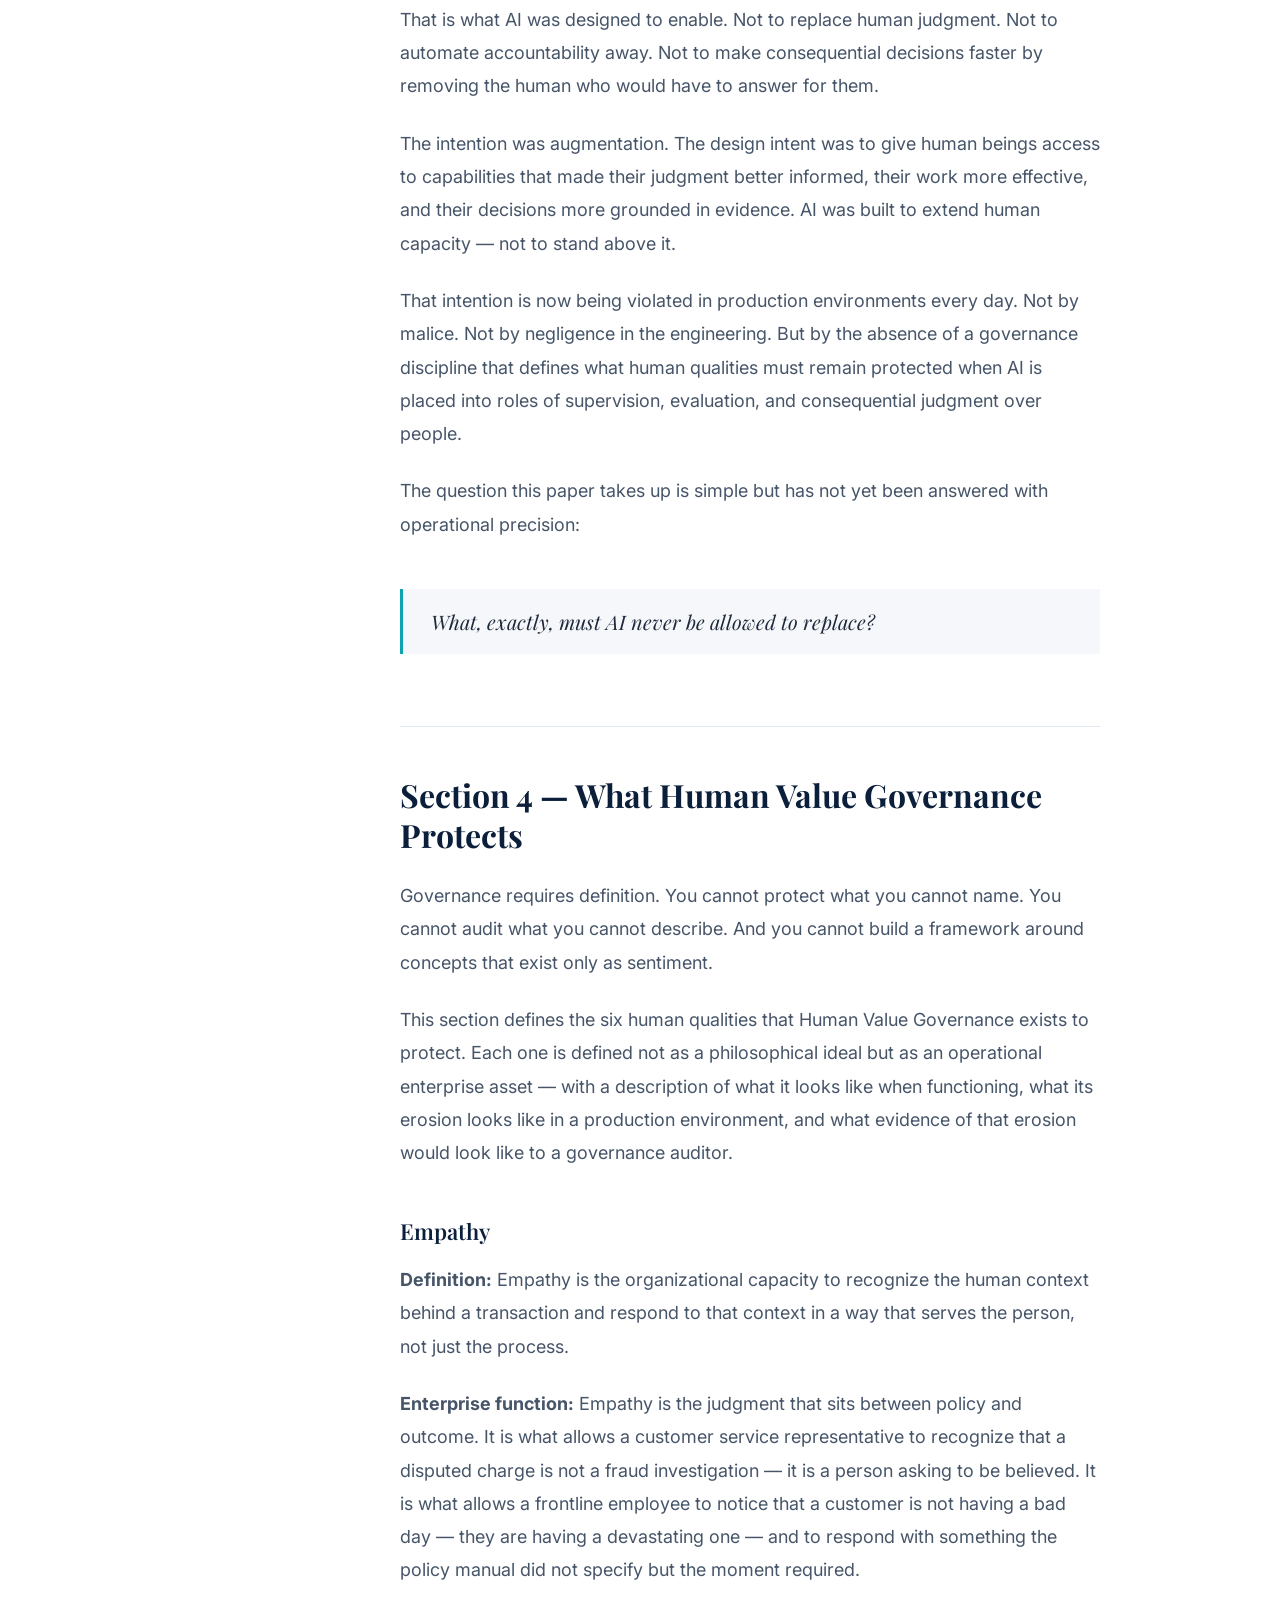
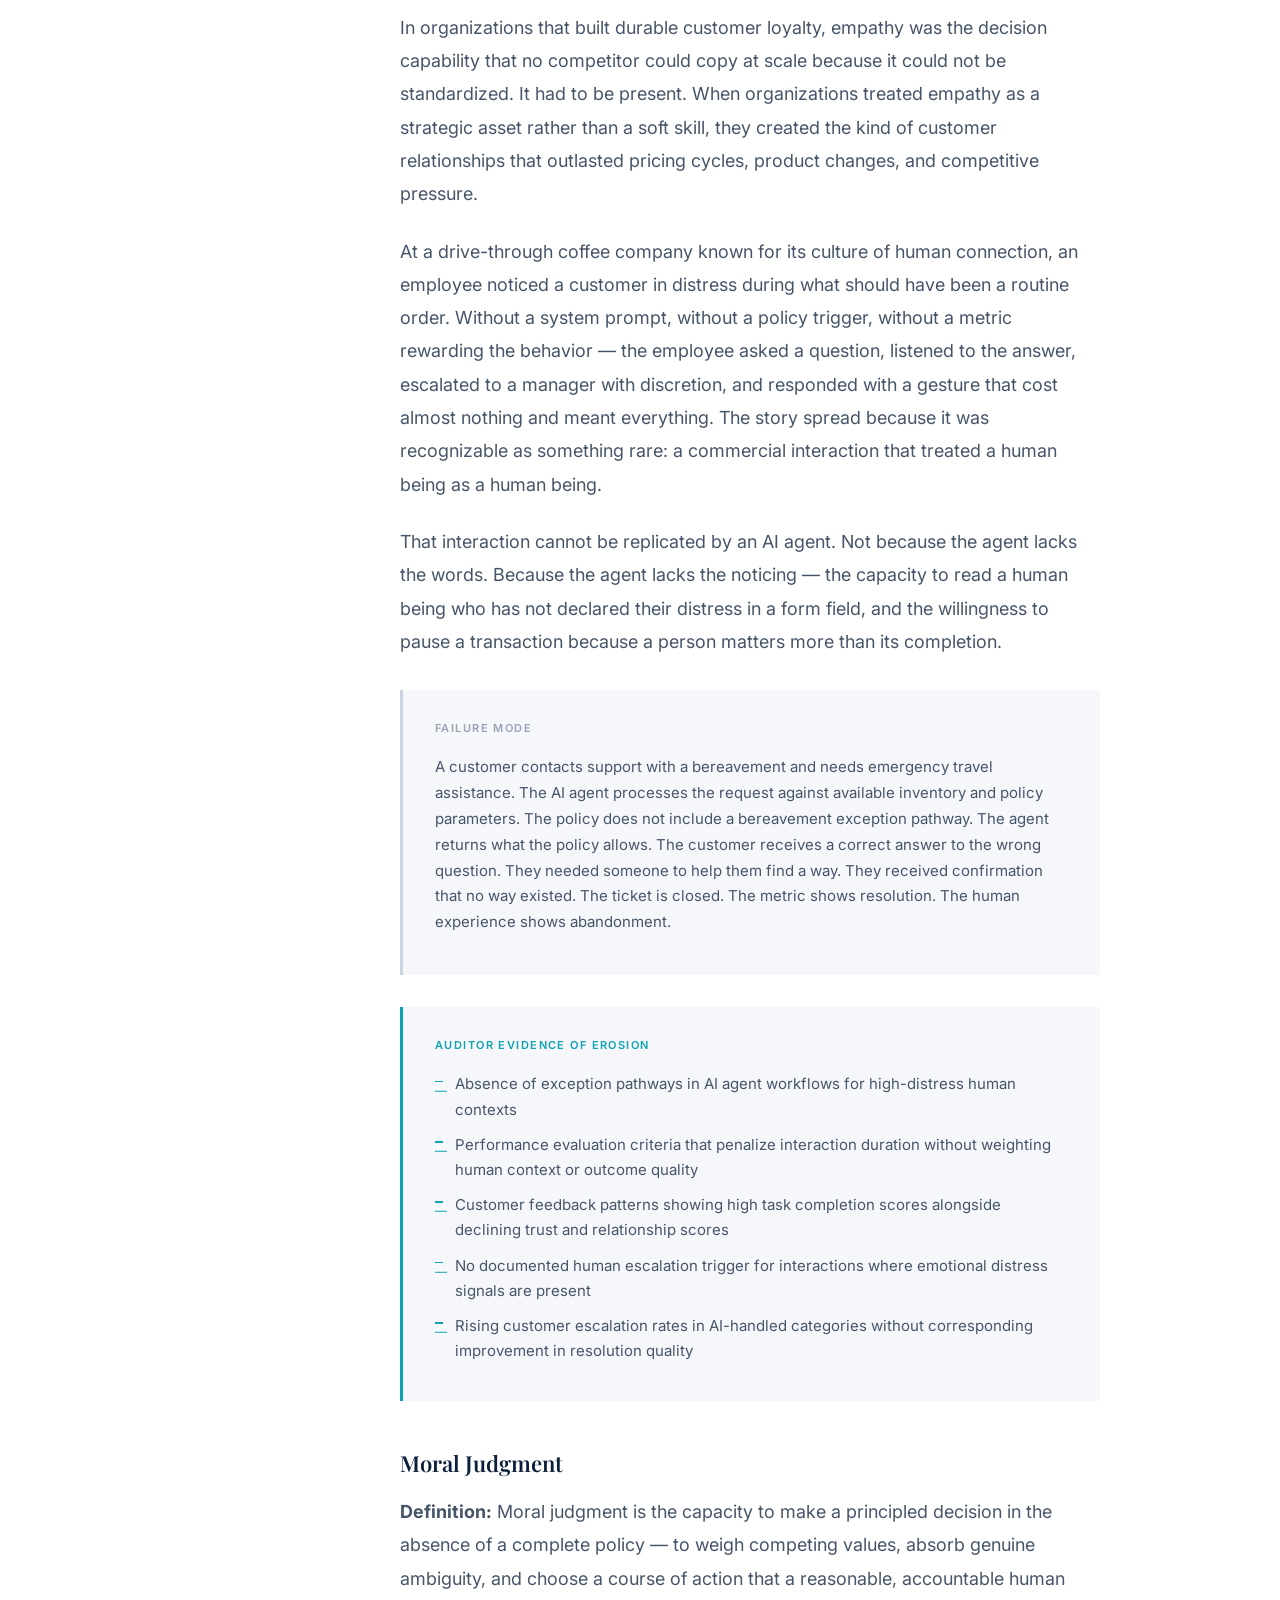
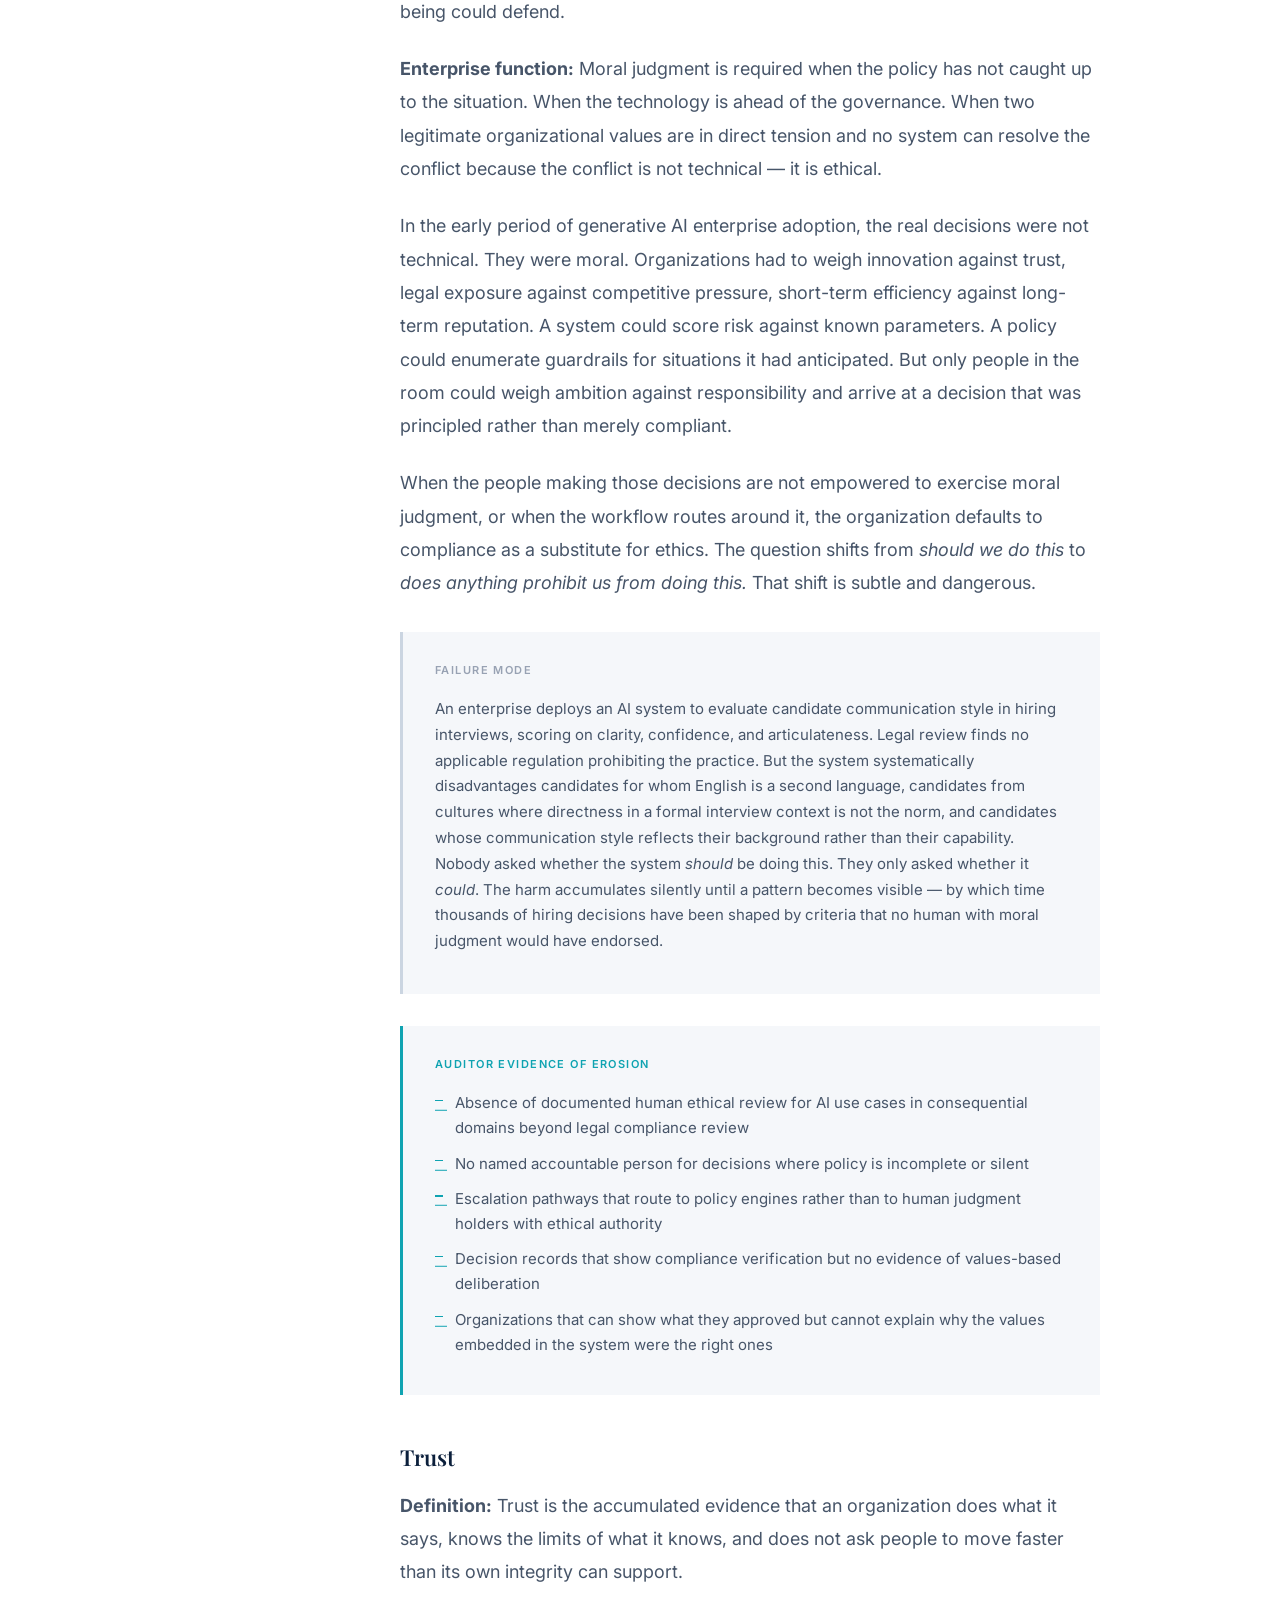
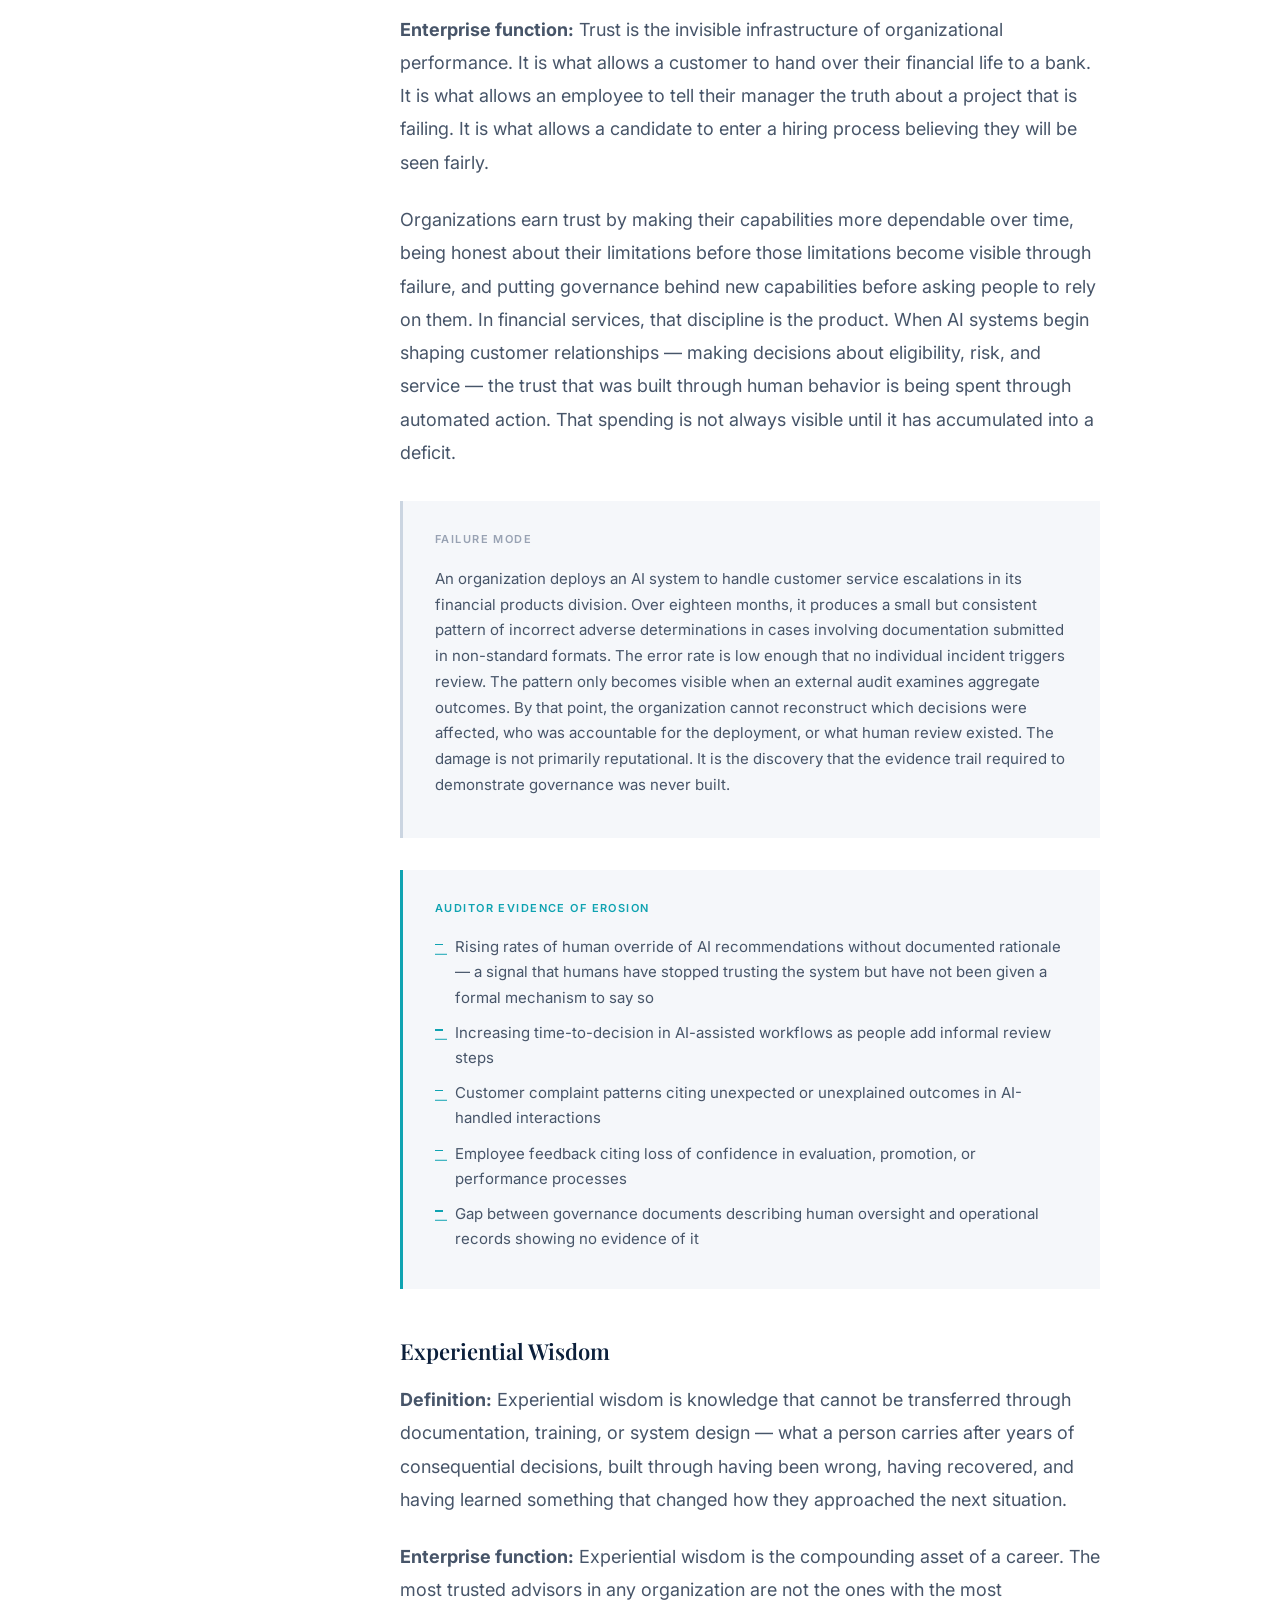
<file: white-paper.html>
<!DOCTYPE html>
<html lang="en">
<head>
  <meta charset="UTF-8">
  <meta name="viewport" content="width=device-width, initial-scale=1.0">
  <meta name="description" content="Human Value Governance™ White Paper — A Framework for Protecting What AI Must Never Replace. By Anitha Jagadeesh, April 2026.">
  <meta property="og:title" content="White Paper — Human Value Governance™">
  <meta property="og:description" content="A framework for protecting what AI must never replace.">
  <meta property="og:type" content="article">

  <title>White Paper — Human Value Governance™</title>

  <link rel="preconnect" href="https://fonts.googleapis.com">
  <link rel="preconnect" href="https://fonts.gstatic.com" crossorigin>
  <link href="https://fonts.googleapis.com/css2?family=Inter:wght@300;400;500;600&family=Playfair+Display:ital,wght@0,400;0,600;0,700;1,400&display=swap" rel="stylesheet">

  <link rel="stylesheet" href="assets/css/styles.css">

  <!-- Google tag (gtag.js) -->
  <script async src="https://www.googletagmanager.com/gtag/js?id=G-9EN6MV2RRG"></script>
  <script>
    window.dataLayer = window.dataLayer || [];
    function gtag(){dataLayer.push(arguments);}
    gtag('js', new Date());
    gtag('config', 'G-9EN6MV2RRG');
  </script>
</head>
<body>

  <!-- ═══════════════════════════════════════════════════
       SITE HEADER
       ═══════════════════════════════════════════════════ -->
  <header class="site-header">
    <div class="container">
      <div class="header-inner">

        <a href="index.html" class="logo" aria-label="Human Value Governance — Home">
          <img src="assets/images/hvg-logo.png" alt="HVG" class="logo-img">
          <span class="logo-wordmark">Human Value Governance<sup>™</sup></span>
        </a>

        <nav class="site-nav" id="site-nav" aria-label="Primary navigation">
          <a href="index.html" class="nav-link">Home</a>
          <a href="white-paper.html" class="nav-link active">White Paper</a>
          <a href="covenants.html" class="nav-link">Covenants</a>
          <a href="about.html" class="nav-link">About</a>
          <a href="contact.html" class="nav-link">Contact</a>
          <a href="assessment.html" class="nav-link">Assessment</a>
        </nav>

        <button class="nav-toggle" id="nav-toggle" aria-label="Toggle navigation"
          aria-expanded="false" aria-controls="site-nav">
          <span class="nav-toggle-icon" aria-hidden="true">
            <span class="nav-toggle-bar"></span>
            <span class="nav-toggle-bar"></span>
            <span class="nav-toggle-bar"></span>
          </span>
        </button>

      </div>
    </div>
  </header>


  <main>

    <!-- ═══════════════════════════════════════════════════
         ARTICLE HERO
         ═══════════════════════════════════════════════════ -->
    <header class="paper-hero">
      <div class="container">
        <div class="paper-hero-inner">

          <p class="label">White Paper</p>

          <h1 class="paper-title">
            Human Value Governance™:<br>
            A Framework for Protecting What<br>AI Must Never Replace
          </h1>

          <p class="paper-subtitle">
            On the irreducible human capacities that governance must protect, the covenants
            that make those protections operational, and the institutional commitments
            required to sustain them.
          </p>

          <div class="paper-meta">
            <span>Anitha Jagadeesh</span>
            <span class="meta-divider" aria-hidden="true"></span>
            <span>April 2026</span>
            <span class="meta-divider" aria-hidden="true"></span>
            <span>Framework White Paper</span>
          </div>

          <p class="paper-ssrn">
            This framework is also available as a working paper on SSRN &mdash;
            <a href="https://papers.ssrn.com/sol3/papers.cfm?abstract_id=6749102" target="_blank" rel="noopener">Abstract ID 6749102</a>
          </p>

        </div>
      </div>
    </header>


    <!-- ═══════════════════════════════════════════════════
         TWO-COLUMN LAYOUT: TOC + READING COLUMN
         ═══════════════════════════════════════════════════ -->
    <div class="container">
      <div class="paper-layout">

        <!-- ── TABLE OF CONTENTS (sticky sidebar) ── -->
        <aside class="paper-toc" aria-label="Table of contents">
          <h4>Contents</h4>
          <ol class="toc-list">
            <li><a href="#section-1">1. The Governance Gap</a></li>
            <li><a href="#section-2">2. Why This Is Happening Now</a></li>
            <li><a href="#section-3">3. What AI Was Built For</a></li>
            <li><a href="#section-4">4. What HVG Protects</a></li>
            <li><a href="#section-5">5. The Critical Thinking Crisis</a></li>
            <li><a href="#section-6">6. When AI Should and Should Not Be Used</a></li>
            <li><a href="#section-7">7. Existing Frameworks</a></li>
            <li><a href="#section-8">8. The Human Value Covenants</a></li>
            <li><a href="#section-9">9. Five Years Without This Framework</a></li>
            <li><a href="#section-10">10. What Organizations Must Do</a></li>
            <li><a href="#section-11">11. The Path to Standards</a></li>
            <li><a href="#appendix">Appendix — Quick Reference</a></li>
          </ol>
        </aside>


        <!-- ── READING COLUMN ── -->
        <article class="paper-reading reading-prose" aria-label="White paper">

          <!-- Opening epigraph -->
          <p class="paper-opening-question">
            Are we making AI more like humans — or humans more like AI?
          </p>
          <p class="paper-opening-answer">Because right now, the evidence points to the latter.</p>


          <!-- ─────────────────────────────────────────
               SECTION 1
               ───────────────────────────────────────── -->
          <section id="section-1">
            <h2>Section 1 — The Governance Gap Nobody Is Naming</h2>

            <p>Enterprise AI governance is being built around the wrong center of gravity.</p>

            <p>Right now, most organizations know how to ask whether data is protected. Some are learning how to ask whether models are reliable, explainable, tested, and compliant. But almost nobody is asking the harder question now sitting underneath real deployment:</p>

            <blockquote>What human value is this system allowed to optimize, and what human value must it never be allowed to erase?</blockquote>

            <p>That is the gap.</p>

            <p>We have data governance. We have model governance. What we do not have is a serious governance discipline for protecting the human qualities organizations depend on when AI systems are placed above people in real workflows. We do not have a framework for protecting empathy, moral judgment, trust, emotional presence, experiential wisdom, and critical thinking from being scored as inefficiency, inconsistency, bias, or noise.</p>

            <p>And that absence is no longer theoretical.</p>

            <p>This is already happening inside customer service organizations, hiring funnels, HR systems, performance management workflows, and frontline operations. AI systems are being used to evaluate calls, rank candidates, score communication style, flag deviations, and shape decisions that carry real human consequences. In many cases, these systems are not replacing repetitive work at the edge. They are being inserted into positions of supervision over human beings.</p>

            <p>That is where the danger sharpens.</p>

            <p>When an AI system is placed above a person, it does not just automate tasks. It starts defining what counts. It starts rewarding certain behaviors and penalizing others. It starts teaching the organization, often quietly, what the machine believes good judgment looks like.</p>

            <p>And that is where institutions begin to lose something they may not even know they are trading away.</p>

            <p>A customer service representative stays on a call longer because the customer is grieving, confused, or angry and needs a human being who will not rush them off the line. In a healthy company, that can be a mark of judgment, patience, and care. In a badly governed AI system, it becomes an exception to threshold. A variance. A performance flag.</p>

            <p>A hiring manager once knew how to read a nonlinear career story with maturity. They knew that a caregiving gap, a late pivot, or an imperfect interview did not automatically indicate weakness. But once screening is delegated upstream to systems optimized for consistency and throughput, those human acts of interpretation begin to disappear. The system does not need to be malicious to do damage. It only needs to be narrow, overconfident, and institutionally unchallenged.</p>

            <p>This is how erosion happens in modern enterprises. Not through dramatic failure first, but through quiet normalization.</p>

            <p>The deeper problem is not simply that AI can be biased. That is true, but it is too small a frame. Organizations are deploying systems with no clear understanding of the human value those systems are compressing. They are measuring speed and consistency in domains where human trust was built through discretion, presence, and moral judgment. They are standardizing decisions in places where wisdom was always contextual. They are treating the most human parts of work as if they were defects in process design.</p>

            <p>That is not modernization. That is institutional self-harm.</p>

            <p>Many of the companies that built durable advantage did so because they trusted humans in value-sensitive moments. They allowed room for judgment. They treated care, discretion, and presence not as softness, but as a business asset. These were not sentimental choices. They were strategic ones. They created loyalty, trust, resilience, and brand identity that competitors could not easily copy.</p>

            <p>Regulation is beginning to catch up. The EU AI Act identifies AI used in recruitment, worker management, task allocation, and performance evaluation as potentially high-risk in the employment and worker management context — triggering heightened controls, human oversight requirements, and documentation obligations for systems that fall within its scope. NIST's AI Risk Management Framework has become the default voluntary governance vocabulary for many U.S. enterprises. ISO/IEC 42001 establishes requirements for an AI management system built around organizational accountability. But every practitioner working inside these frameworks runs into the same unresolved gap: they govern systems. They do not yet protect people.</p>

            <p>Now many enterprises are in danger of doing something reckless: using AI to optimize away the very human qualities that created differentiation in the first place.</p>

            <p>This is why Human Value Governance™ has to exist as its own discipline.</p>

            <p>It is not a branding exercise layered on top of existing responsible AI language. It names a concrete governance failure already visible in production environments. Data governance protects information flows. Model governance protects model behavior. Human Value Governance™ protects the human qualities an organization cannot afford to lose when AI is used to guide, score, filter, or constrain human action.</p>

            <p>That means asking different questions than enterprises are used to asking.</p>

            <p>Not only: <em>Is the model accurate?</em> But also: <em>Accurate against what definition of value?</em><br>
            Not only: <em>Is the workflow efficient?</em> But also: <em>What human capability becomes impossible once this workflow is optimized?</em><br>
            Not only: <em>Can the system make this decision?</em> But also: <em>Should this decision ever be made without human moral judgment present?</em></p>

            <p>Those are governance questions. They are not philosophical extras. They are operational decisions with legal, cultural, economic, and human consequences.</p>

            <p>The central mistake of this AI moment is that too many organizations believe the primary risk is what the model gets wrong. In practice, one of the greater risks is what the organization stops seeing once the model becomes normal. The missed candidate. The flattened service experience. The manager who no longer trusts their own judgment. The culture that becomes more rigid, less humane, and more machine-like in order to satisfy machine-readable definitions of performance.</p>

            <p>That shift does not stay inside the tool. It reaches the institution itself.</p>

            <p>So the question is no longer whether enterprises need AI governance. They do. The question is whether they are willing to govern the one thing they have been treating as ambient and inexhaustible: human value itself.</p>

            <p>That is the work this paper takes up — naming the gap, defining the covenants, and building the operational framework that turns human value from an aspiration into a governed, evidenced, and auditable organizational commitment.</p>
          </section>


          <!-- ─────────────────────────────────────────
               SECTION 2
               ───────────────────────────────────────── -->
          <section id="section-2">
            <h2>Section 2 — Why This Is Happening Now</h2>

            <p>The erosion described in Section 1 did not happen because organizations consciously chose to abandon human values. It happened because several forces converged at the same time, and nobody built the governance layer strong enough to hold them in check.</p>

            <h3>The first is deployment velocity.</h3>

            <p>AI deployment has moved faster than governance thinking by a significant margin. The organizations moving fastest to adopt AI in hiring, customer service, performance evaluation, and workforce management were not moving fast because they had settled the question of what those systems were allowed to optimize for. They were moving fast because the technology was available, the cost reduction was real, and the competitive pressure was visible.</p>

            <p>Governance does not move that way. Governance requires definition, deliberation, institutional memory, and the willingness to slow a decision down long enough to ask what is actually at stake. In the race between deployment velocity and governance discipline, deployment has been winning. The result is that AI-assisted decisions affecting real people are being made every day inside governance frameworks that were never designed to ask the right questions.</p>

            <p>The gap is not a technology failure. It is a governance failure. And it is structural.</p>

            <h3>The second is regulatory incompleteness.</h3>

            <p>Regulators have identified where the risk is surfacing. The EU AI Act identifies employment and worker management as a domain where certain AI uses may qualify as high-risk, with corresponding obligations around risk management, documentation, and human oversight. NIST's AI Risk Management Framework provides a voluntary structure for governing AI risk. ISO/IEC 42001 establishes requirements for an AI management system built around accountability, lifecycle controls, and continual improvement.</p>

            <p>But every practitioner working inside these frameworks eventually reaches the same unresolved edge. The frameworks tell organizations what categories of systems to govern. They do not tell organizations what human value they are obligated to protect. They require human oversight without defining what meaningful oversight looks like when a person's judgment has already been shaped by an AI score. They require accountability without forcing the question of who, exactly, is morally answerable at the moment a consequential decision is made.</p>

            <p>That is not an indictment of those frameworks. They are necessary. They are substantial. They are overdue. But they do not close this gap.</p>

            <h3>The third is frontier validation.</h3>

            <p>At the frontier of AI capability, leading labs are already showing the same pattern: as model capability rises, governance cannot remain optional. The more powerful the system, the more obvious it becomes that capability alone is not a deployment standard. Human governance has to stand in front of release, not behind failure.</p>

            <p>The organizations closest to the frontier already understand something the enterprise market is still resisting: when a system becomes capable enough to create outsized consequences, human governance is not a layer of polish. It is the condition for responsible use.</p>

            <p>If that logic applies at the frontier, it applies with equal force inside the enterprise — to hiring funnels, customer service queues, worker evaluation systems, and every environment in which AI is shaping consequential judgments about human beings.</p>

            <p>The frontier has already validated the need. The enterprise has not yet built the response.</p>

            <h3>The fourth is cognitive erosion.</h3>

            <p>There is a slower force underneath all of this that may matter just as much over time: organizations are beginning to use AI in ways that substitute for human reasoning rather than strengthen it.</p>

            <p>Early-career professionals are outsourcing judgment before they have developed the judgment required to challenge what the system gives back. Managers are making faster decisions without building the interpretive maturity needed to evaluate whether the recommendation is wise, fair, or contextually sound.</p>

            <p>Critical thinking is not a decorative skill. It is the operating capacity that governance depends on. When AI removes the developmental friction through which that capacity is built, it does not just save time. It can weaken the very faculty organizations will later need in order to supervise AI responsibly.</p>

            <p>The organizations relying most heavily on AI-assisted decision-making today may be quietly producing the workforces least prepared to govern AI tomorrow.</p>

            <p>These four forces — deployment velocity, regulatory incompleteness, frontier validation, and cognitive erosion — are why Human Value Governance must exist as its own discipline now. Not later. Not once the market settles. Now, while the patterns are still being set and the organizational habits are still being formed.</p>

            <p>The window for building this governance layer before its absence becomes culturally embedded is closing.</p>
          </section>


          <!-- ─────────────────────────────────────────
               SECTION 3
               ───────────────────────────────────────── -->
          <section id="section-3">
            <h2>Section 3 — What AI Was Built For</h2>

            <p>There is a version of this story that starts with possibility.</p>

            <p>When large language models arrived in mainstream enterprise environments, the people who had spent careers working with data — architects, engineers, technology leaders who understood how machine learning worked, how analytics stacked into broader AI capability — recognized the potential immediately. The capability was real. The accessibility was new. Something that had required deep specialization was suddenly available to anyone willing to engage with it in plain language.</p>

            <p>The excitement was genuine. So was the instinct to govern.</p>

            <p>Among the first questions practitioners asked were not about capability. They were about containment. What happens when people put sensitive data into a system they do not fully understand? Who is accountable for what comes out? How do you validate accuracy when the reasoning is opaque? How do you build controls around a black box when you cannot fully see inside it?</p>

            <p>Those questions were governance questions. They were being asked by architects and engineers before anyone had built a framework to answer them. The instinct preceded the infrastructure.</p>

            <p>And in the deployments that went well, the instinct held.</p>

            <p>In markets where regulatory consequences for AI error were explicit — where the cost of a wrong output was assigned to a named accountable party — organizations did not simply accept AI output and move on. They placed humans in the loop. Not as a concession to doubt, but as a deliberate governance decision. A human reviewer whose role was to ensure the AI output was right before it reached its destination. A judgment layer between capability and consequence.</p>

            <p>That model worked. It worked because the accountability chain was intact. The AI provided capability. The human provided judgment. The organization owned the outcome. Nobody in that workflow was confused about who was responsible for the result.</p>

            <p>That is what AI was designed to enable. Not to replace human judgment. Not to automate accountability away. Not to make consequential decisions faster by removing the human who would have to answer for them.</p>

            <p>The intention was augmentation. The design intent was to give human beings access to capabilities that made their judgment better informed, their work more effective, and their decisions more grounded in evidence. AI was built to extend human capacity — not to stand above it.</p>

            <p>That intention is now being violated in production environments every day. Not by malice. Not by negligence in the engineering. But by the absence of a governance discipline that defines what human qualities must remain protected when AI is placed into roles of supervision, evaluation, and consequential judgment over people.</p>

            <p>The question this paper takes up is simple but has not yet been answered with operational precision:</p>

            <blockquote>What, exactly, must AI never be allowed to replace?</blockquote>
          </section>


          <!-- ─────────────────────────────────────────
               SECTION 4
               ───────────────────────────────────────── -->
          <section id="section-4">
            <h2>Section 4 — What Human Value Governance Protects</h2>

            <p>Governance requires definition. You cannot protect what you cannot name. You cannot audit what you cannot describe. And you cannot build a framework around concepts that exist only as sentiment.</p>

            <p>This section defines the six human qualities that Human Value Governance exists to protect. Each one is defined not as a philosophical ideal but as an operational enterprise asset — with a description of what it looks like when functioning, what its erosion looks like in a production environment, and what evidence of that erosion would look like to a governance auditor.</p>

            <h3>Empathy</h3>

            <p><strong>Definition:</strong> Empathy is the organizational capacity to recognize the human context behind a transaction and respond to that context in a way that serves the person, not just the process.</p>

            <p><strong>Enterprise function:</strong> Empathy is the judgment that sits between policy and outcome. It is what allows a customer service representative to recognize that a disputed charge is not a fraud investigation — it is a person asking to be believed. It is what allows a frontline employee to notice that a customer is not having a bad day — they are having a devastating one — and to respond with something the policy manual did not specify but the moment required.</p>

            <p>In organizations that built durable customer loyalty, empathy was the decision capability that no competitor could copy at scale because it could not be standardized. It had to be present. When organizations treated empathy as a strategic asset rather than a soft skill, they created the kind of customer relationships that outlasted pricing cycles, product changes, and competitive pressure.</p>

            <p>At a drive-through coffee company known for its culture of human connection, an employee noticed a customer in distress during what should have been a routine order. Without a system prompt, without a policy trigger, without a metric rewarding the behavior — the employee asked a question, listened to the answer, escalated to a manager with discretion, and responded with a gesture that cost almost nothing and meant everything. The story spread because it was recognizable as something rare: a commercial interaction that treated a human being as a human being.</p>

            <p>That interaction cannot be replicated by an AI agent. Not because the agent lacks the words. Because the agent lacks the noticing — the capacity to read a human being who has not declared their distress in a form field, and the willingness to pause a transaction because a person matters more than its completion.</p>

            <div class="paper-callout">
              <h4>Failure Mode</h4>
              <p>A customer contacts support with a bereavement and needs emergency travel assistance. The AI agent processes the request against available inventory and policy parameters. The policy does not include a bereavement exception pathway. The agent returns what the policy allows. The customer receives a correct answer to the wrong question. They needed someone to help them find a way. They received confirmation that no way existed. The ticket is closed. The metric shows resolution. The human experience shows abandonment.</p>
            </div>

            <div class="paper-callout paper-callout--teal">
              <h4>Auditor Evidence of Erosion</h4>
              <ul>
                <li>Absence of exception pathways in AI agent workflows for high-distress human contexts</li>
                <li>Performance evaluation criteria that penalize interaction duration without weighting human context or outcome quality</li>
                <li>Customer feedback patterns showing high task completion scores alongside declining trust and relationship scores</li>
                <li>No documented human escalation trigger for interactions where emotional distress signals are present</li>
                <li>Rising customer escalation rates in AI-handled categories without corresponding improvement in resolution quality</li>
              </ul>
            </div>

            <h3>Moral Judgment</h3>

            <p><strong>Definition:</strong> Moral judgment is the capacity to make a principled decision in the absence of a complete policy — to weigh competing values, absorb genuine ambiguity, and choose a course of action that a reasonable, accountable human being could defend.</p>

            <p><strong>Enterprise function:</strong> Moral judgment is required when the policy has not caught up to the situation. When the technology is ahead of the governance. When two legitimate organizational values are in direct tension and no system can resolve the conflict because the conflict is not technical — it is ethical.</p>

            <p>In the early period of generative AI enterprise adoption, the real decisions were not technical. They were moral. Organizations had to weigh innovation against trust, legal exposure against competitive pressure, short-term efficiency against long-term reputation. A system could score risk against known parameters. A policy could enumerate guardrails for situations it had anticipated. But only people in the room could weigh ambition against responsibility and arrive at a decision that was principled rather than merely compliant.</p>

            <p>When the people making those decisions are not empowered to exercise moral judgment, or when the workflow routes around it, the organization defaults to compliance as a substitute for ethics. The question shifts from <em>should we do this</em> to <em>does anything prohibit us from doing this.</em> That shift is subtle and dangerous.</p>

            <div class="paper-callout">
              <h4>Failure Mode</h4>
              <p>An enterprise deploys an AI system to evaluate candidate communication style in hiring interviews, scoring on clarity, confidence, and articulateness. Legal review finds no applicable regulation prohibiting the practice. But the system systematically disadvantages candidates for whom English is a second language, candidates from cultures where directness in a formal interview context is not the norm, and candidates whose communication style reflects their background rather than their capability. Nobody asked whether the system <em>should</em> be doing this. They only asked whether it <em>could</em>. The harm accumulates silently until a pattern becomes visible — by which time thousands of hiring decisions have been shaped by criteria that no human with moral judgment would have endorsed.</p>
            </div>

            <div class="paper-callout paper-callout--teal">
              <h4>Auditor Evidence of Erosion</h4>
              <ul>
                <li>Absence of documented human ethical review for AI use cases in consequential domains beyond legal compliance review</li>
                <li>No named accountable person for decisions where policy is incomplete or silent</li>
                <li>Escalation pathways that route to policy engines rather than to human judgment holders with ethical authority</li>
                <li>Decision records that show compliance verification but no evidence of values-based deliberation</li>
                <li>Organizations that can show what they approved but cannot explain why the values embedded in the system were the right ones</li>
              </ul>
            </div>

            <h3>Trust</h3>

            <p><strong>Definition:</strong> Trust is the accumulated evidence that an organization does what it says, knows the limits of what it knows, and does not ask people to move faster than its own integrity can support.</p>

            <p><strong>Enterprise function:</strong> Trust is the invisible infrastructure of organizational performance. It is what allows a customer to hand over their financial life to a bank. It is what allows an employee to tell their manager the truth about a project that is failing. It is what allows a candidate to enter a hiring process believing they will be seen fairly.</p>

            <p>Organizations earn trust by making their capabilities more dependable over time, being honest about their limitations before those limitations become visible through failure, and putting governance behind new capabilities before asking people to rely on them. In financial services, that discipline is the product. When AI systems begin shaping customer relationships — making decisions about eligibility, risk, and service — the trust that was built through human behavior is being spent through automated action. That spending is not always visible until it has accumulated into a deficit.</p>

            <div class="paper-callout">
              <h4>Failure Mode</h4>
              <p>An organization deploys an AI system to handle customer service escalations in its financial products division. Over eighteen months, it produces a small but consistent pattern of incorrect adverse determinations in cases involving documentation submitted in non-standard formats. The error rate is low enough that no individual incident triggers review. The pattern only becomes visible when an external audit examines aggregate outcomes. By that point, the organization cannot reconstruct which decisions were affected, who was accountable for the deployment, or what human review existed. The damage is not primarily reputational. It is the discovery that the evidence trail required to demonstrate governance was never built.</p>
            </div>

            <div class="paper-callout paper-callout--teal">
              <h4>Auditor Evidence of Erosion</h4>
              <ul>
                <li>Rising rates of human override of AI recommendations without documented rationale — a signal that humans have stopped trusting the system but have not been given a formal mechanism to say so</li>
                <li>Increasing time-to-decision in AI-assisted workflows as people add informal review steps</li>
                <li>Customer complaint patterns citing unexpected or unexplained outcomes in AI-handled interactions</li>
                <li>Employee feedback citing loss of confidence in evaluation, promotion, or performance processes</li>
                <li>Gap between governance documents describing human oversight and operational records showing no evidence of it</li>
              </ul>
            </div>

            <h3>Experiential Wisdom</h3>

            <p><strong>Definition:</strong> Experiential wisdom is knowledge that cannot be transferred through documentation, training, or system design — what a person carries after years of consequential decisions, built through having been wrong, having recovered, and having learned something that changed how they approached the next situation.</p>

            <p><strong>Enterprise function:</strong> Experiential wisdom is the compounding asset of a career. The most trusted advisors in any organization are not the ones with the most knowledge. They are the ones who have seen enough, failed enough, and recovered enough to know what actually matters when the situation is genuinely hard. That calibration — which comes only from having carried real consequences for real decisions over time — cannot be compressed into a training dataset. It cannot be inherited by a system that processes information but has never had to live with the outcome.</p>

            <p>When organizations use AI to replace the roles and relationships through which experiential wisdom is built and transmitted, they are not simply automating a task. They are removing the developmental infrastructure through which the next generation of leaders acquires the judgment their roles will eventually require.</p>

            <div class="paper-callout">
              <h4>Failure Mode</h4>
              <p>A technology company uses an AI talent platform to screen and rank candidates for senior engineering and leadership roles, trained on the profiles of historically successful hires. Over three years, the leaders advancing through the AI-assisted pipeline are technically strong and culturally homogeneous. The non-linear career. The leader who moved between industries. The person whose most important formative experience was navigating an organization in crisis rather than one in growth. These profiles score poorly. They are filtered out before a human with enough context to recognize what they are looking at ever sees their file. The organization gets faster at hiring. It does not get wiser about who to hire.</p>
            </div>

            <div class="paper-callout paper-callout--teal">
              <h4>Auditor Evidence of Erosion</h4>
              <ul>
                <li>Hiring and promotion criteria that can only be explained in terms of scores and pattern match, not judgment, context, or organizational need</li>
                <li>Absence of documented human review for non-linear or non-standard profiles before adverse determinations</li>
                <li>Declining diversity of background, experience type, and career trajectory in leadership pipelines over time</li>
                <li>Loss of institutional knowledge following periods of AI-assisted workforce decisions</li>
                <li>Organizations making faster decisions about talent and observably worse ones</li>
              </ul>
            </div>

            <h3>Emotional Presence</h3>

            <p><strong>Definition:</strong> Emotional presence is the capacity to be genuinely in a situation with another human being — to make contact, register what is happening, and respond in a way that the other person experiences as real.</p>

            <p><strong>Enterprise function:</strong> Emotional presence is observable and its effects are measurable. The leader who walks into a room and changes its quality without announcing they are doing so. Who makes eye contact with the person who has something difficult to say. Who remembers a name, acknowledges a specific circumstance, and communicates: I see you. You are not interchangeable. This moment matters.</p>

            <p>Emotional presence also carries a specific governance function that is easy to overlook: it is the quality that makes human oversight real rather than nominal. A manager who is genuinely present in a conversation about an AI-assisted performance score can notice when something is wrong that the score did not capture. That capacity to notice is what separates meaningful oversight from the appearance of oversight.</p>

            <div class="paper-callout">
              <h4>Failure Mode</h4>
              <p>A financial services firm replaces its employee performance review conversations with an AI-assisted platform. The process is consistent, efficient, and well-documented. Over two years, voluntary turnover among high-performing employees increases. Exit interview data shows a consistent theme: employees feel their managers no longer know them. Conversations that used to feel like development now feel like compliance. The performance data is accurate. The documentation is thorough. But the interaction communicates something the data does not capture: this organization no longer considers your specific human situation worth a human being's full attention. The firm has not reduced the number of performance conversations. It has reduced the emotional presence in them.</p>
            </div>

            <div class="paper-callout paper-callout--teal">
              <h4>Auditor Evidence of Erosion</h4>
              <ul>
                <li>Increasing use of AI-mediated interactions in contexts previously handled through unstructured human conversation</li>
                <li>Declining scores on employee connection and psychological safety metrics alongside stable efficiency metrics</li>
                <li>Exit interview data citing feeling processed, unseen, or managed rather than developed</li>
                <li>Absence of governance documentation specifying which contexts require unmediated human presence</li>
                <li>Manager feedback indicating reduced confidence in conducting difficult conversations without AI assistance</li>
              </ul>
            </div>

            <h3>Critical Thinking</h3>

            <p><strong>Definition:</strong> Critical thinking is the capacity to reason through uncertainty, evaluate incomplete evidence, weigh competing interpretations, and arrive at a judgment that the thinker can defend — and revise when confronted with better evidence.</p>

            <p><strong>Enterprise function:</strong> Critical thinking is the operating capacity that governance depends on. Every meaningful governance decision — including the decision to deploy an AI system, to trust its output, to override it, to escalate to human review, or to challenge a policy producing wrong outcomes — requires a person who can reason independently of what the system suggests. Without that capacity, human oversight becomes a formality. The person in the loop is present but not reasoning.</p>

            <p>This capacity is not innate. It develops through difficulty, ambiguity, and the friction of having to defend a position to someone who will push back. It does not develop through exposure to correct answers.</p>

            <div class="paper-callout">
              <h4>Failure Mode</h4>
              <p>An organization deploys AI agents in entry-level analyst roles that previously required recent graduates to develop data interpretation and judgment skills over their first two years. Three years later, the internal pipeline for senior analyst roles is thin. The people available for promotion have three years of experience reviewing and formatting AI outputs rather than reasoning through ambiguous problems. They know how to work with AI. They do not have the developed judgment to override it, challenge it, or govern it. The organization has not suffered a visible AI failure. It has suffered the invisible failure of having replaced the developmental environment through which its own future senior talent was supposed to be built.</p>
            </div>

            <div class="paper-callout paper-callout--teal">
              <h4>Auditor Evidence of Erosion</h4>
              <ul>
                <li>Increasing proportion of entry-level roles replaced by AI agents without a documented assessment of developmental impact and replacement</li>
                <li>Absence of structured human mentorship and developmental friction in AI-augmented workflows</li>
                <li>Rising rates of AI output acceptance by human reviewers without documented rationale</li>
                <li>Declining capacity in governance roles to articulate AI failure modes or challenge system outputs</li>
                <li>Organizations that can operate their AI systems competently but cannot explain the reasoning behind the outputs those systems produce</li>
              </ul>
            </div>
          </section>


          <!-- ─────────────────────────────────────────
               SECTION 5
               ───────────────────────────────────────── -->
          <section id="section-5">
            <h2>Section 5 — The Critical Thinking Crisis</h2>

            <p>The junior role was never just about the work.</p>

            <p>When an organization hired an intern, a graduate, or a junior analyst, they were not simply acquiring labor at a lower cost. They were making an investment in a developmental environment — a place where a person could ask a question that revealed their ignorance without consequences, receive feedback from someone with enough patience to give it honestly, make a mistake with stakes low enough to survive, and begin the long process of building judgment through difficulty.</p>

            <p>That environment is disappearing.</p>

            <p>Organizations are now deploying AI agents in roles that were previously filled by people at the beginning of their careers. The efficiency case is straightforward. The governance case against it has not yet been made with sufficient force.</p>

            <p>Here it is.</p>

            <p>The junior role was the entry point into experiential wisdom. It was where the pipeline began. You cannot have senior leaders with deep judgment in fifteen years if you do not give people the developmental experiences in which judgment is formed. You cannot have governance practitioners capable of overseeing AI in 2040 if you eliminate the roles in which governance thinking is first learned in 2026.</p>

            <p>The pipeline is being cut at the source. And the organizations cutting it will not feel the consequence until it is too late to reverse it.</p>

            <p>The second thing disappearing is harder to name but easier to feel.</p>

            <p>The best mentors did not primarily offer information. They offered something AI cannot generate and organizations are not measuring: human presence in the developmental moment. A handshake. A conversation that wandered off the agenda because the person needed to talk. The patience to sit with someone who was struggling without rushing them to the answer. The permission, communicated not through words but through behavior, that imperfection was not only acceptable — it was the beginning of something.</p>

            <p>That is not sentiment. That is the actual mechanism by which human beings develop judgment.</p>

            <p>Critical thinking does not form in clean, efficient, correct environments. It forms in difficult ones. In the discomfort of not knowing. In the friction of being challenged by someone who cares enough to push back. In the experience of being wrong and having to figure out why.</p>

            <p>AI is optimized for correctness. That is not a flaw. It is the design. But correctness is not the developmental condition. Difficulty is. Ambiguity is. The experience of being uncertain and having to reason your way through it — that is what builds the capacity that governance will later require.</p>

            <p>When organizations replace developmental human environments with AI systems optimized for correct output, they do not simply change the tool. They remove the condition under which critical thinking forms.</p>

            <p>Every governance framework — including this one — depends on human beings who can reason under uncertainty, evaluate evidence that is incomplete, weigh competing values without a formula to resolve the tension, and make principled decisions that they can defend to other humans.</p>

            <p>If organizations are simultaneously deploying AI in roles that required those capacities and eliminating the developmental environments in which those capacities were built, they are creating a compounding problem that no governance framework can solve after the fact.</p>

            <p>You cannot audit for judgment that was never developed. You cannot require human oversight from a workforce that was never given the experiences that make oversight meaningful.</p>

            <p>The critical thinking crisis is not primarily an education problem. It is a governance dependency problem. And it arrives not with a single visible failure but with the slow discovery that the people responsible for governing AI do not have the judgment the job requires — because the system that was supposed to develop that judgment was replaced before it had the chance.</p>
          </section>


          <!-- ─────────────────────────────────────────
               SECTION 6
               ───────────────────────────────────────── -->
          <section id="section-6">
            <h2>Section 6 — When AI Should and Should Not Be Used</h2>

            <p>This paper is not an argument against AI.</p>

            <p>It could not be. It was partly built with AI assistance — ideas developed through conversation, architecture synthesized across complex domains, expression refined across a language barrier. The thinking in this paper is human. The speed and clarity with which it could be expressed was made possible by AI working as it was designed to work: augmenting human capability without replacing human judgment.</p>

            <p>That distinction — between augmentation and replacement — is the entire governance question.</p>

            <h3>When AI should be used</h3>

            <p>In medical triage, AI can flag anomalies in scans and patient data that a clinician might take longer to identify or miss entirely under the pressure of a full caseload. The machine helps the doctor see faster. The doctor still decides what the finding means, what the patient needs, and what happens next. The accountability stays where it belongs.</p>

            <ul class="paper-use-list">
              <li>AI should be used to synthesize large volumes of information so that humans can focus their attention on the decisions that require judgment rather than the retrieval that merely precedes it.</li>
              <li>To identify patterns at a scale no human team could process.</li>
              <li>To reduce administrative burden so the people doing meaningful work have more time to do it.</li>
              <li>To make expertise more accessible.</li>
            </ul>

            <p>In each of these cases, AI extends human capability. The human remains in the loop for the decisions that carry consequence. The accountability chain is intact. That is augmentation.</p>

            <h3>When AI should not be used</h3>

            <ul class="paper-use-list">
              <li>AI should not be used to make irreversible decisions about human beings without a human reviewing that decision. Because the person whose life is affected is entitled to have a human being accountable for the outcome.</li>
              <li>AI should not be used to evaluate human emotional expression as a performance metric. When organizations use AI to score authenticity, warmth, enthusiasm, or passion, they are not measuring a quality. They are penalizing the variability that makes those qualities human.</li>
              <li>AI should not be used to replace the developmental environments in which human judgment is formed. The junior role. The mentorship conversation. The difficult project where a person had to figure something out without being given the answer. These are not inefficiencies to be automated. They are the pipeline through which the next generation of governance professionals is built.</li>
              <li>AI should not be used to create accountability gaps in which a consequential decision was made and no human being is responsible for it.</li>
            </ul>

            <div class="paper-governance-test">
              <h4>The Governance Test</h4>
              <p>When this AI system produces an output that affects a human being, is there a person who reviewed it, who understood it, who had the authority to change it, and who will answer for it if it was wrong?</p>
              <p><span class="test-answer">If yes — that is augmentation.</span></p>
              <p><span class="test-answer" style="color: var(--clr-navy);">If no — that is replacement. And that is where Human Value Governance begins.</span></p>
            </div>
          </section>


          <!-- ─────────────────────────────────────────
               SECTION 7
               ───────────────────────────────────────── -->
          <section id="section-7">
            <h2>Section 7 — The Governance Gap: What Existing Frameworks Cover and What They Leave Unresolved</h2>

            <p>Human Value Governance does not begin with the claim that existing frameworks are insufficient because they are weak. It begins with the opposite claim: the major governance frameworks now shaping enterprise AI deployment are necessary, serious, and increasingly consequential. The problem is not that they fail to govern. The problem is that they govern specific layers of the AI stack while leaving one critical layer unresolved — the human qualities an organization is obligated to preserve when AI is used to evaluate, guide, or constrain human beings.</p>

            <p><strong>The EU AI Act</strong> identifies certain AI uses in employment and worker management as potentially high-risk and requires formal controls including risk management, documentation, and human oversight. But it does not tell organizations what human value those systems must preserve. It governs legality and risk exposure. It does not yet govern human value loss.</p>

            <p><strong>NIST AI RMF</strong> provides a voluntary structure for managing AI risk through Govern, Map, Measure, and Manage. It does not define what empathy, moral judgment, emotional presence, experiential wisdom, trust, or critical thinking mean as protected enterprise assets. NIST gives enterprises a disciplined process. It does not yet give them the protected asset model Human Value Governance requires.</p>

            <p><strong>ISO/IEC 42001</strong> establishes requirements for an AI management system — formal policy, defined roles, documented processes, accountability, and continual improvement. But a management system depends on what it is designed to manage. ISO/IEC 42001 does not specify the human qualities that must be preserved when AI is introduced into human-facing workflows. It helps organizations build the machine of governance. Human Value Governance defines what that machine must protect.</p>

            <p><strong>CDMC</strong> governs cloud data management with auditable controls and evidence requirements. In 2021, the EDM Council and over 100 of the world's largest financial institutions established in the CDMC Framework that ethical data outcomes must protect human dignity. That principle was right. Human Value Governance extends it from the data layer to the AI agent layer — where the risk to human dignity is no longer theoretical.</p>

            <p>Across all four frameworks, the unresolved space is consistent. They do not define empathy, moral judgment, trust, experiential wisdom, emotional presence, or critical thinking as protected enterprise assets. They do not tell organizations what human capabilities must remain non-substitutable in a workflow, or what evidence would show those capabilities are being systemically eroded.</p>

            <p>They govern systems. They do not yet protect people.</p>

            <p>Human Value Governance is the interpretive and operational layer that makes them more complete in human-facing enterprise deployment.</p>

            <p>Where the EU AI Act classifies risk, Human Value Governance defines the human values at stake inside that risk class. Where NIST structures risk management, Human Value Governance defines the protected assets. Where ISO/IEC 42001 builds the management system, Human Value Governance supplies the human-value content. Where CDMC governs data, Human Value Governance extends auditable governance into the domain of human consequence.</p>

            <p>Not because the current frameworks are wrong. Because they stop one layer too soon.</p>
          </section>


          <!-- ─────────────────────────────────────────
               SECTION 8
               ───────────────────────────────────────── -->
          <section id="section-8">
            <h2>Section 8 — The Human Value Covenants</h2>

            <p>A policy can be amended. A guideline can be ignored. A rule can be gamed.</p>

            <p>A covenant is different. A covenant is a binding moral commitment between parties that acknowledges the humanity of both sides. It is what an organization declares before it deploys — not what it discovers it should have declared after something goes wrong.</p>

            <p>The seven Human Value Covenants are the operational heart of this framework. They translate the protected assets defined in Section 4 into explicit organizational commitments with scope, requirements, and conformance evidence. They are governance obligations — specific enough to audit, serious enough to matter, and grounded in the reality of how AI is being deployed in enterprise environments today.</p>

            <!-- Covenant 1 -->
            <div class="paper-covenant-entry">
              <h3>Covenant 1 — The Covenant of Presence</h3>
              <p class="paper-covenant-commitment">We commit that AI will never replace the human obligation to be present with another human in moments that matter.</p>
              <p class="paper-covenant-scope"><strong>Scope:</strong> Any AI system evaluating, supervising, scoring, or managing human interactions where emotional presence, empathy, or relational quality are material to the outcome — including customer service, patient care, employee support, crisis response, and conflict resolution.</p>
              <p>Organizations shall identify and document all interaction contexts in which human presence is material to outcome quality. They shall maintain a Human Presence Register — a documented list of interaction types for which AI evaluation metrics shall not penalize extended duration, emotional engagement, or deviation from efficiency benchmarks when that deviation serves the human being in the interaction.</p>
              <div class="paper-callout paper-callout--teal">
                <h4>Conformance Evidence</h4>
                <p>Conformance is demonstrated by: a current Human Presence Register signed by an accountable human leader; documentation of AI evaluation criteria showing human value weighting factors; evidence that affected employees have been informed of their protection; documented human escalation pathways for interactions where emotional distress signals are present.</p>
              </div>
            </div>

            <!-- Covenant 2 -->
            <div class="paper-covenant-entry">
              <h3>Covenant 2 — The Covenant of Judgment</h3>
              <p class="paper-covenant-commitment">We commit that AI will never make an irreversible decision about a human being without human judgment reviewing that decision.</p>
              <p class="paper-covenant-scope"><strong>Scope:</strong> Any AI system making consequential, life-altering, or irreversible decisions affecting individuals — including hiring, termination and discipline, performance evaluation affecting compensation or advancement, credit and lending, and healthcare triage.</p>
              <p>Organizations shall map every AI decision point that affects a human being and classify each as reversible or irreversible. For all irreversible decisions, a named human being with documented authority shall review the AI output before the decision is finalized. That review shall be documented as a record of what was reviewed, by whom, and what judgment was applied — not as a checkbox.</p>
              <div class="paper-callout paper-callout--teal">
                <h4>Conformance Evidence</h4>
                <p>Conformance is demonstrated by: a documented decision classification register; named human reviewers with documented authority; review records showing what was examined, by whom, and what judgment was applied; evidence that affected individuals can request human review.</p>
              </div>
            </div>

            <!-- Covenant 3 -->
            <div class="paper-covenant-entry">
              <h3>Covenant 3 — The Covenant of Dignity</h3>
              <p class="paper-covenant-commitment">We commit that AI will never reduce a human being to a score, a metric, or a data point without context, nuance, and the possibility of being understood as a whole person.</p>
              <p class="paper-covenant-scope"><strong>Scope:</strong> Any AI system that evaluates, ranks, scores, or makes recommendations about individual human beings — including hiring and talent systems, performance management, customer scoring, and credit and risk assessment.</p>
              <p>Organizations shall ensure that no AI scoring system produces a final determination about a human being without a documented context layer through which human judgment about individual circumstances can be applied. They shall establish and maintain appeal and review pathways capable of producing a different outcome.</p>
              <div class="paper-callout paper-callout--teal">
                <h4>Conformance Evidence</h4>
                <p>Conformance is demonstrated by: documented context review processes for all AI scoring systems; evidence that appeal and review pathways exist, are communicated to affected individuals, and are capable of producing different outcomes; records of context reviews and appeal outcomes.</p>
              </div>
            </div>

            <!-- Covenant 4 -->
            <div class="paper-covenant-entry">
              <h3>Covenant 4 — The Covenant of Growth</h3>
              <p class="paper-covenant-commitment">We commit that we will not hold humans to a standard of consistency that we do not also demand of the AI systems evaluating them.</p>
              <p class="paper-covenant-scope"><strong>Scope:</strong> Any AI system that evaluates human performance, behavior, or output against consistency standards — including performance management systems, quality assurance platforms, and hiring evaluation tools.</p>
              <p>Organizations shall document the consistency standards applied to human performance evaluations and assess whether those standards account for contextual variability, developmental growth, and the exercise of judgment in novel situations. Organizations shall not penalize human performance variability that can be explained by context, judgment, or growth without first assessing whether the AI system applying that standard demonstrates equivalent consistency in its own outputs.</p>
              <div class="paper-callout paper-callout--teal">
                <h4>Conformance Evidence</h4>
                <p>Conformance is demonstrated by: documented performance evaluation criteria with explicit treatment of contextual variability; evidence that AI systems used to evaluate human consistency are themselves subject to consistency audits; records of cases in which human performance variability was reviewed in context rather than flagged automatically.</p>
              </div>
            </div>

            <!-- Covenant 5 -->
            <div class="paper-covenant-entry">
              <h3>Covenant 5 — The Covenant of Transparency</h3>
              <p class="paper-covenant-commitment">We commit that every human affected by an AI decision has the right to know that AI was involved, what criteria it used, and how to seek human review.</p>
              <p class="paper-covenant-scope"><strong>Scope:</strong> Any AI system that materially shapes a decision, recommendation, or action affecting an individual human being — regardless of whether a human being also participated in the process.</p>
              <p>Organizations shall disclose AI involvement in all consequential decisions affecting individuals. They shall provide accessible explanations of the criteria used — in language the affected person can understand. They shall establish clear pathways through which any affected individual can request human review — staffed, timely, and capable of producing a different outcome.</p>
              <div class="paper-callout paper-callout--teal">
                <h4>Conformance Evidence</h4>
                <p>Conformance is demonstrated by: documented disclosure policies; evidence that disclosures are being made in hiring communications, performance review documentation, and customer correspondence; documented human review pathways with evidence of staffing, response times, and outcome records.</p>
              </div>
            </div>

            <!-- Covenant 6 -->
            <div class="paper-covenant-entry">
              <h3>Covenant 6 — The Covenant of Wisdom</h3>
              <p class="paper-covenant-commitment">We commit that experiential wisdom — knowledge that comes only from living, failing, recovering, and growing — will always be valued above pattern recognition in decisions about human potential.</p>
              <p class="paper-covenant-scope"><strong>Scope:</strong> Any AI system used to assess, rank, select, promote, or evaluate human beings based on their history, trajectory, or potential — including hiring and talent acquisition, promotion and succession, and performance evaluation platforms.</p>
              <p>Organizations shall explicitly value experiential wisdom in their hiring, evaluation, and promotion criteria. They shall document how non-linear career paths, unconventional backgrounds, and context-dependent performance records are accounted for. Organizations shall require human review for any candidate or employee whose profile is flagged as non-standard by AI systems before any adverse determination is made. Pattern match can inform. It shall not determine.</p>
              <div class="paper-callout paper-callout--teal">
                <h4>Conformance Evidence</h4>
                <p>Conformance is demonstrated by: documented criteria for how experiential wisdom and non-linear backgrounds are weighted; evidence of human review for non-standard profiles; records of outcomes for candidates reviewed by humans after AI flagging; diversity and trajectory data in leadership pipelines over time.</p>
              </div>
            </div>

            <!-- Covenant 7 -->
            <div class="paper-covenant-entry">
              <h3>Covenant 7 — The Covenant of Accountability</h3>
              <p class="paper-covenant-commitment">We commit that when AI causes harm to a human being, a human being is accountable for that harm — not the algorithm, not the vendor, not the system.</p>
              <p class="paper-covenant-scope"><strong>Scope:</strong> Every AI deployment in every domain. This is the foundational covenant — the one that gives all others their force. Without accountability, governance is theater. With it, governance is real.</p>
              <p>Organizations shall name a human being accountable for every AI system that affects people. Not a team. Not a function. A named person with documented authority and documented responsibility for the system's outcomes. Organizations shall establish clear accountability chains that can be reconstructed and reviewed when something goes wrong. Diffuse accountability is no accountability.</p>
              <div class="paper-callout paper-callout--teal">
                <h4>Conformance Evidence</h4>
                <p>Conformance is demonstrated by: a documented accountability register naming the human responsible for each AI system, updated when systems are deployed, modified, or decommissioned; documented accountability chains from deployment decision to human consequence; evidence of accountability being exercised when AI systems produce harmful outcomes.</p>
              </div>
            </div>

            <p>These seven covenants are not independent. They form a system.</p>

            <p>Presence ensures the human is there in the moment that matters. Judgment ensures a human reviews the decision that cannot be undone. Dignity ensures the person is never reduced to what the system can see. Growth ensures the human is not penalized for being human. Transparency ensures the person knows what happened and has somewhere to go. Wisdom ensures the qualities that cannot be measured are not systematically excluded. Accountability ensures that someone answers for all of it.</p>

            <p>An organization that adopts all seven is not simply complying with a framework. It is declaring what kind of organization it chooses to be — and accepting the obligation to prove it.</p>

            <blockquote>A covenant without evidence is a statement of intent. With evidence, it is a governance commitment. That is the distinction Human Value Governance is built to maintain.</blockquote>
          </section>


          <!-- ─────────────────────────────────────────
               SECTION 9
               ───────────────────────────────────────── -->
          <section id="section-9">
            <h2>Section 9 — What Five Years Without This Framework Looks Like</h2>

            <p>This section does not speculate. Every consequence described below is the linear extension of patterns already visible in enterprise environments in 2026.</p>

            <h3>Inside the enterprise</h3>

            <p>The first five years of ungoverned AI deployment do not produce a crisis. They produce a drift. Organizations will experience a slow divergence between what their governance documents say and what their systems actually do. Their policies will describe human oversight. Their workflows will have automated past it. The gap will widen quietly, year by year, until an external event — a regulatory audit, a high-profile lawsuit, a pattern of discrimination discovered by a journalist — makes the gap visible.</p>

            <p>By that point, the harm will have been distributed across thousands of decisions that nobody reviewed, thousands of candidates who were never seen, thousands of customer interactions that resolved correctly and humanly incorrectly. The audit trail will show compliance. The human cost will show something else.</p>

            <p>The second enterprise consequence is less visible but equally consequential: the gradual erosion of the organizational judgment that makes self-correction possible. Managers who stopped exercising judgment because the system exercised it for them will not recover that capacity quickly when the system is wrong. The capacity to recognize when an AI output should be questioned is built through practice. When organizations remove that practice, they remove the early warning system that human judgment provides.</p>

            <h3>Inside the labor market</h3>

            <p>The labor market consequence is not primarily about job losses in absolute terms. It is about the systematic removal of the developmental roles through which people enter the economy, build capability, and earn the right to take on more consequential work.</p>

            <p>Five years from now, organizations will face a shortage not of workers but of workers who are ready. The people who would have spent 2026 through 2030 building judgment in junior roles will instead have spent those years adjacent to AI systems that did the work they should have been learning to do. They will be available. They will not be prepared.</p>

            <p>The organizations that kept developmental roles, maintained human mentorship, and preserved the entry points through which judgment is built will have a talent advantage that cannot be bought or quickly replicated.</p>

            <h3>Inside the leadership pipeline</h3>

            <p>Organizations using AI to accelerate early-career selection are systematically reducing the diversity of experience in their leadership pipelines. The non-linear career. The person who recovered from failure. The candidate whose judgment was forged in an environment the model has never seen. These profiles are being filtered out in 2026 at a rate that will hollow leadership pipelines by 2031.</p>

            <p>The organizations that have replaced the conditions under which critical thinking develops will find that the leaders emerging from that system are technically capable and judgmentally thin. They can operate AI. They are less equipped to govern it.</p>

            <p>The people who will be responsible for overseeing AI in 2031 are being shaped right now by the decisions organizations are making in 2026.</p>

            <h3>Inside institutional trust</h3>

            <p>The trust consequence arrives in waves.</p>

            <p>The first wave is individual. A candidate who discovers they were screened out by an algorithm and never seen by a human being does not simply move on. They tell the story. They carry the experience of having been processed rather than considered.</p>

            <p>The second wave is reputational. Organizations that cannot produce evidence of Human Value Governance will be unable to demonstrate that they tried. The absence of evidence is not neutral. In a governance context, the absence of evidence is evidence of absence.</p>

            <p>The third wave is institutional. Regulators, boards, and investors are beginning to ask governance questions that organizations are not yet equipped to answer. Organizations that have not built the evidence trail will face a compliance reckoning for which they are structurally unprepared.</p>

            <p>Trust, once spent at institutional scale, does not recover on a disclosure and a new policy.</p>

            <h3>Inside intergenerational opportunity</h3>

            <p>The intergenerational consequence is the one that cannot be fully undone once it has compounded long enough.</p>

            <p>The people who are between eighteen and twenty-eight years old in 2026 are entering a labor market being reshaped faster than any previous generation has experienced. The roles through which previous generations built capability, earned economic stability, and developed the judgment required for more consequential work are being removed at the same time they are most needed.</p>

            <p>The organizations making those deployment decisions are thinking about the quarter. The consequence is the decade.</p>

            <p>Five years of ungoverned AI deployment will produce a generation with a different relationship to work — more precarious, less developmental, more dependent on AI tools they have never been taught to question, and less equipped to exercise the independent judgment that meaningful work has always required.</p>

            <p>That is the consequence that lands last and costs most.</p>

            <blockquote>The question Human Value Governance asks is not only: what are we protecting today? It is: what are we leaving behind?</blockquote>
          </section>


          <!-- ─────────────────────────────────────────
               SECTION 10
               ───────────────────────────────────────── -->
          <section id="section-10">
            <h2>Section 10 — What Organizations Must Do</h2>

            <p>This section does not offer principles. What follows are operating moves — specific actions for specific people, sequenced by what must happen first.</p>

            <div class="paper-action-group">
              <h3>Boards</h3>
              <p>Add human value governance to the AI oversight agenda as a governance matter with the same standing as financial controls and risk management. Require management to name the human being accountable for each consequential AI deployment affecting employees, customers, and candidates. Include human value governance in the criteria used to evaluate the CEO and the executive team.</p>
            </div>

            <div class="paper-action-group">
              <h3>CIOs and CTOs</h3>
              <p>Establish a mandatory pre-deployment human value assessment for any AI system that will affect employees, candidates, or customers in consequential ways — asking what human value the system affects, what it is allowed to optimize for, what it is prohibited from replacing, and who is the named human accountable for its outcomes. No system moves to production without documented answers.</p>
              <p>Build human escalation pathways into the architecture before deployment, not after complaints surface. Every AI system that makes or shapes consequential decisions about people must have a documented escalation path to a human with the authority to decide differently.</p>
              <p>Audit the gap between declared governance and operational reality at least annually. For each consequential AI system: is there evidence that a human reviewed the outputs, exercised judgment, and was accountable for the result? Where the evidence does not exist, the gap is the governance failure.</p>
            </div>

            <div class="paper-action-group">
              <h3>CHROs</h3>
              <p>Audit every AI system currently operating in talent acquisition, performance management, and workforce decisions against the seven covenants. Is there a human reviewing adverse hiring decisions before they are finalized? Is there a context layer in performance evaluation that allows human judgment to be applied before scores produce outcomes? Are there documented appeal pathways that affected employees and candidates can actually use?</p>
              <p>Protect developmental roles from AI displacement without a documented impact assessment covering what developmental value that role provided, whether equivalent infrastructure exists or will be created, and who is accountable for the long-term pipeline consequence.</p>
              <p>Establish and enforce human review requirements for non-standard profiles. Every candidate or employee whose profile is flagged as non-standard, non-linear, or below threshold must receive human review before any adverse determination is finalized.</p>
            </div>

            <div class="paper-action-group">
              <h3>Governance Teams</h3>
              <p>Build a Human Value Governance register — a living document mapping every consequential AI deployment to the covenants it implicates, the human being accountable for it, the conformance evidence required, and the current evidence status.</p>
              <p>Establish a quarterly covenant conformance review examining evidence for each deployment against each applicable covenant. Either the documentation exists or it does not.</p>
              <p>Establish a human value incident protocol — a defined process for investigating, remediating, and learning from cases in which an AI system produced an outcome that violated a covenant.</p>
            </div>

            <div class="paper-action-group">
              <h3>Product and Engineering Leaders</h3>
              <p>This week: add the governance test to every active product specification affecting human beings in consequential ways. The test is one question: when this system produces an output that affects a human being, is there a named person who can review it, change it, and answer for it? If the answer is not yes by design, the specification is incomplete.</p>
              <p>Build human override capability into every system that makes or shapes consequential individual decisions — before launch, not as a future enhancement.</p>
              <p>Treat human escalation pathways as first-class product features, not support infrastructure. Stop accepting ambiguity about who the named accountable human is for each consequential system before it ships.</p>
            </div>

            <h3>The sequence</h3>

            <p>The board mandate creates the permission and the expectation. The executive operating moves create the infrastructure and the accountability. The governance team creates the evidence and the review discipline. The product and engineering moves create the systems that can actually be governed.</p>

            <p>The organizations that will be well-governed in 2031 are the ones that start all four moves in 2026 — in parallel, each layer reinforcing the others.</p>
          </section>


          <!-- ─────────────────────────────────────────
               SECTION 11
               ───────────────────────────────────────── -->
          <section id="section-11">
            <h2>Section 11 — The Path to Standards</h2>

            <p>Human Value Governance is a framework in search of an institutional home. This section describes how it finds one — not by competing with existing standards bodies but by filling the gap they have consistently identified and not yet filled.</p>

            <h3>Where it fits</h3>

            <p>The relationship with existing frameworks is additive, not competitive.</p>

            <p>The EU AI Act requires human oversight in high-risk deployments but does not define the human values that oversight is meant to protect. Human Value Governance supplies that definition — the practical implementation layer for the Act's human oversight requirements.</p>

            <p>NIST AI RMF provides a voluntary vocabulary and process for AI risk governance. Human Value Governance maps directly onto the Govern function — providing the protected asset model and covenant structure organizations need to operationalize NIST's trustworthiness requirements in practice.</p>

            <p>ISO/IEC 42001 builds the management system for AI governance. Human Value Governance supplies the human-value content that system must protect — defining what it must govern, what evidence it must produce, and what conformance looks like when the deployment affects human beings.</p>

            <p>CDMC established that ethical data outcomes must protect human dignity. Human Value Governance extends that principle from the data layer to the AI agent layer.</p>

            <h3>The institutional path</h3>

            <p><strong>Step 1:</strong> Translate this white paper into a formal framework document following standards submission conventions — normative requirements using <em>shall</em> language, defined conformance evidence, scope boundaries, and a clear relationship to existing standards.</p>

            <p><strong>Step 2:</strong> Establish institutional validation from a small number of credible validators before standards body submission. The MIT AI Risk Initiative and the Georgetown Center for Security and Emerging Technology are natural early targets, given their published research that independently validates the gap this framework fills.</p>

            <p><strong>Step 3:</strong> Pursue three entry points in parallel. The IEEE Standards Association P7000 series covers ethically aligned design and transparency — Human Value Governance aligns with this working group's scope. The EDM Council, publisher of CDMC, is the most direct path from an existing institutional relationship to a credible standards conversation. ISO/IEC JTC 1/SC 42 — responsible for ISO/IEC 42001 — is the longest path but the one with broadest international reach.</p>

            <p><strong>Step 4:</strong> Build the certification ecosystem following the CDMC model — a framework document, a controls test specification, an assessment methodology, and an authorized partner program. The founding consortium model distributes development cost and provides the cross-industry legitimacy no single organization can provide alone.</p>

            <p><strong>Step 5:</strong> Produce a formal EU AI Act alignment mapping — for each relevant article, a clear statement of how the corresponding covenant and its conformance requirements satisfy the regulatory obligation. This serves simultaneously as a compliance tool for enterprises, a reference document for national supervisory authorities, and a standards submission demonstrating regulatory relevance.</p>

            <h3>What this requires</h3>

            <p>The path does not require a large organization or significant funding before it begins. It requires a rigorous framework document, a small number of credible institutional validators, and disciplined engagement with the right standards bodies in the right sequence.</p>

            <p>Standards adoption is a multi-year process. The organizations that begin in 2026 will have established institutional presence by the time the regulatory moment makes that presence consequential. The organizations that wait will find themselves adopting a framework rather than shaping one.</p>

            <p>That is the only meaningful difference between being the author of a standard and being a subject of one.</p>

            <p>Human Value Governance begins as a framework authored by one person who saw the problem clearly. It becomes a standard when institutions recognize it fills a gap that regulation has identified but not solved. It becomes infrastructure when the organizations that implement it discover they cannot imagine governing AI without it.</p>

            <blockquote>What are we leaving behind?</blockquote>
          </section>


          <!-- ─────────────────────────────────────────
               APPENDIX
               ───────────────────────────────────────── -->
          <section id="appendix">
            <h2>Appendix — The Seven Human Value Covenants: Quick Reference</h2>

            <table class="paper-reference-table" aria-label="Seven Covenants Quick Reference">
              <thead>
                <tr>
                  <th>Covenant</th>
                  <th>Commitment</th>
                </tr>
              </thead>
              <tbody>
                <tr>
                  <td>1 — Presence</td>
                  <td>AI will never replace the human obligation to be present in moments that matter</td>
                </tr>
                <tr>
                  <td>2 — Judgment</td>
                  <td>AI will never make an irreversible decision without human judgment reviewing it</td>
                </tr>
                <tr>
                  <td>3 — Dignity</td>
                  <td>AI will never reduce a human being to a score without context and the possibility of being understood as a whole person</td>
                </tr>
                <tr>
                  <td>4 — Growth</td>
                  <td>We will not hold humans to consistency standards we do not demand of the AI systems evaluating them</td>
                </tr>
                <tr>
                  <td>5 — Transparency</td>
                  <td>Every human affected by an AI decision has the right to know AI was involved and how to seek human review</td>
                </tr>
                <tr>
                  <td>6 — Wisdom</td>
                  <td>Experiential wisdom will always be valued above pattern recognition in decisions about human potential</td>
                </tr>
                <tr>
                  <td>7 — Accountability</td>
                  <td>When AI causes harm to a human being, a human being is accountable — not the algorithm</td>
                </tr>
              </tbody>
            </table>

            <p style="margin-top: 32px; font-size: 0.8125rem; color: var(--clr-subtle);">
              © 2026 Anitha Jagadeesh. Human Value Governance is a trademark. U.S. Copyright Registration TXu 2-558-970. All rights reserved.
            </p>
          </section>


          <!-- Document navigation -->
          <div style="margin-top: 64px; padding-top: 40px; border-top: 1px solid var(--clr-border); display: flex; align-items: center; justify-content: space-between; flex-wrap: wrap; gap: 16px;">
            <a href="index.html" class="btn btn-secondary" style="font-size: 0.8125rem;">← Back to Framework</a>
            <a href="covenants.html" class="btn btn-primary" style="font-size: 0.8125rem;">Read the Seven Covenants →</a>
          </div>

        </article>
        <!-- end .paper-reading -->

      </div>
      <!-- end .paper-layout -->
    </div>

  </main>


  <!-- ═══════════════════════════════════════════════════
       SITE FOOTER
       ═══════════════════════════════════════════════════ -->
  <footer class="site-footer">
    <div class="container">

      <div class="footer-inner">
        <div class="footer-brand">
          <p class="footer-logo-text">Human Value Governance<sup>™</sup></p>
          <span class="footer-teal-bar" aria-hidden="true"></span>
          <p>A framework for protecting the irreducible human capacities that AI must never replace.</p>
        </div>
        <div class="footer-col">
          <h4>Framework</h4>
          <ul>
            <li><a href="index.html#foundation">Foundation</a></li>
            <li><a href="index.html#assets">Protected Assets</a></li>
            <li><a href="index.html#urgency">Why Now</a></li>
            <li><a href="index.html#audience">Who It's For</a></li>
          </ul>
        </div>
        <div class="footer-col">
          <h4>Documents</h4>
          <ul>
            <li><a href="white-paper.html">White Paper</a></li>
            <li><a href="covenants.html">Seven Covenants</a></li>
            <li><a href="about.html">About</a></li>
            <li><a href="contact.html">Contact</a></li>
          </ul>
        </div>
      </div>

      <div class="footer-bottom">
        <p>© 2026 Anitha Jagadeesh. Human Value Governance is a trademark. U.S. Copyright Registration TXu 2-558-970. All rights reserved.</p>
        <p class="tm-note">Framework content may not be reproduced without attribution.</p>
      </div>

    </div>
  </footer>


  <script>
    (function () {
      var toggle = document.getElementById('nav-toggle');
      var nav    = document.getElementById('site-nav');
      if (!toggle || !nav) return;
      toggle.addEventListener('click', function () {
        var isOpen = nav.classList.toggle('is-open');
        toggle.setAttribute('aria-expanded', isOpen ? 'true' : 'false');
      });
    })();

    /* Highlight active TOC link on scroll */
    (function () {
      var sections = document.querySelectorAll('section[id]');
      var tocLinks = document.querySelectorAll('.toc-list a');
      if (!sections.length || !tocLinks.length) return;

      var observer = new IntersectionObserver(function (entries) {
        entries.forEach(function (entry) {
          if (entry.isIntersecting) {
            var id = entry.target.getAttribute('id');
            tocLinks.forEach(function (link) {
              link.classList.toggle('active', link.getAttribute('href') === '#' + id);
            });
          }
        });
      }, { rootMargin: '-15% 0px -75% 0px' });

      sections.forEach(function (s) { observer.observe(s); });
    })();
  </script>

</body>
</html>
</file>
<file: assets/css/styles.css>
/* ============================================================
   HUMAN VALUE GOVERNANCE™
   assets/css/styles.css
   ============================================================

   Table of Contents
   ─────────────────────────────────────────────────────────
    1.  Design Tokens (CSS Custom Properties)
    2.  Reset & Base
    3.  Typography Utilities
    4.  Layout & Container
    5.  Site Header & Navigation
    6.  Buttons
    7.  Section Labels & Shared Section Styles
    8.  Site Footer
    9.  Page: Homepage – Hero
   10.  Page: Homepage – Foundation Section
   11.  Page: Homepage – Six Protected Assets
   12.  Page: Homepage – Why Now (Navy)
   13.  Page: Homepage – Audience
   14.  Page: Homepage – CTA Strip
   15.  Page: White Paper
   16.  Page: Seven Covenants
   17.  Responsive Breakpoints
   ============================================================ */


/* ─────────────────────────────────────────────────────────
   1. DESIGN TOKENS
   ───────────────────────────────────────────────────────── */

:root {
  /* Brand Colors */
  --clr-navy:        #0B1F3B;
  --clr-navy-mid:    #112340;
  --clr-teal:        #0FA3B1;
  --clr-teal-faint:  #EAF8FA;
  --clr-amber:       #F5A623;
  --clr-white:       #FFFFFF;

  /* UI / Neutral Colors */
  --clr-bg:          #F5F7FA;
  --clr-off-white:   #FAFBFC;
  --clr-text:        #1E293B;
  --clr-muted:       #475569;
  --clr-subtle:      #98A2B3;
  --clr-border:      #E2E8F0;
  --clr-border-dk:   #CBD5E1;

  /* Fonts */
  --f-serif:  'Playfair Display', Georgia, 'Times New Roman', serif;
  --f-sans:   'Inter', -apple-system, BlinkMacSystemFont, 'Segoe UI', system-ui, sans-serif;

  /* Type Scale */
  --t-11:  0.6875rem;
  --t-12:  0.75rem;
  --t-13:  0.8125rem;
  --t-14:  0.875rem;
  --t-15:  0.9375rem;
  --t-16:  1rem;
  --t-18:  1.125rem;
  --t-20:  1.25rem;
  --t-22:  1.375rem;
  --t-24:  1.5rem;
  --t-28:  1.75rem;
  --t-32:  2rem;
  --t-36:  2.25rem;
  --t-40:  2.5rem;
  --t-48:  3rem;
  --t-56:  3.5rem;
  --t-64:  4rem;
  --t-72:  4.5rem;

  /* Spacing (4px grid) */
  --sp-2:   2px;
  --sp-4:   4px;
  --sp-6:   6px;
  --sp-8:   8px;
  --sp-10:  10px;
  --sp-12:  12px;
  --sp-14:  14px;
  --sp-16:  16px;
  --sp-20:  20px;
  --sp-24:  24px;
  --sp-28:  28px;
  --sp-32:  32px;
  --sp-40:  40px;
  --sp-48:  48px;
  --sp-56:  56px;
  --sp-64:  64px;
  --sp-72:  72px;
  --sp-80:  80px;
  --sp-96:  96px;
  --sp-120: 120px;
  --sp-160: 160px;

  /* Layout */
  --w-container: 1200px;
  --w-read:      700px;
  --w-narrow:    880px;
  --header-h:    72px;

  /* Motion */
  --ease:  cubic-bezier(0.4, 0, 0.2, 1);
  --trans: 180ms cubic-bezier(0.4, 0, 0.2, 1);
}


/* ─────────────────────────────────────────────────────────
   2. RESET & BASE
   ───────────────────────────────────────────────────────── */

*, *::before, *::after {
  box-sizing: border-box;
  margin: 0;
  padding: 0;
}

html {
  font-size: 16px;
  scroll-behavior: smooth;
  -webkit-font-smoothing: antialiased;
  -moz-osx-font-smoothing: grayscale;
  text-rendering: optimizeLegibility;
}

body {
  font-family: var(--f-sans);
  font-size: var(--t-16);
  line-height: 1.7;
  color: var(--clr-text);
  background: var(--clr-white);
}

img, svg {
  display: block;
  max-width: 100%;
  height: auto;
}

a {
  color: inherit;
  text-decoration: none;
}

ul, ol {
  list-style: none;
}

sup {
  font-size: 0.5em;
  vertical-align: super;
  line-height: 0;
  letter-spacing: 0;
}

hr {
  border: none;
  border-top: 1px solid var(--clr-border);
}


/* ─────────────────────────────────────────────────────────
   3. TYPOGRAPHY UTILITIES
   ───────────────────────────────────────────────────────── */

/* Section eyebrow label */
.label {
  display: block;
  font-family: var(--f-sans);
  font-size: var(--t-11);
  font-weight: 600;
  letter-spacing: 0.13em;
  text-transform: uppercase;
  color: var(--clr-teal);
  margin-bottom: var(--sp-20);
}

.label--light {
  color: rgba(15, 163, 177, 0.8);
}

.label--muted {
  color: var(--clr-subtle);
}

/* Primary display heading (hero) */
.display-heading {
  font-family: var(--f-serif);
  font-weight: 700;
  line-height: 1.1;
  color: var(--clr-navy);
  letter-spacing: -0.02em;
}

.display-heading--xl {
  font-size: clamp(var(--t-40), 6.5vw, var(--t-72));
}

.display-heading--lg {
  font-size: clamp(var(--t-32), 5vw, var(--t-56));
}

/* Section heading */
.section-heading {
  font-family: var(--f-serif);
  font-size: clamp(var(--t-28), 3.5vw, var(--t-40));
  font-weight: 700;
  line-height: 1.2;
  color: var(--clr-navy);
  letter-spacing: -0.015em;
}

.section-heading--light {
  color: var(--clr-white);
}

/* Prose / body copy block */
.prose {
  font-size: var(--t-18);
  line-height: 1.82;
  color: var(--clr-muted);
}

.prose p + p {
  margin-top: var(--sp-20);
}

/* Reading prose — long-form article typography */
.reading-prose {
  font-size: var(--t-18);
  line-height: 1.85;
  color: var(--clr-text);
}

.reading-prose p {
  margin-bottom: var(--sp-24);
  color: var(--clr-muted);
}

.reading-prose h2 {
  font-family: var(--f-serif);
  font-size: clamp(var(--t-24), 3vw, var(--t-32));
  font-weight: 700;
  color: var(--clr-navy);
  line-height: 1.25;
  margin-top: var(--sp-72);
  margin-bottom: var(--sp-24);
  padding-top: var(--sp-48);
  border-top: 1px solid var(--clr-border);
}

.reading-prose h3 {
  font-family: var(--f-serif);
  font-size: var(--t-22);
  font-weight: 600;
  color: var(--clr-navy);
  line-height: 1.35;
  margin-top: var(--sp-48);
  margin-bottom: var(--sp-16);
}

.reading-prose ul {
  list-style: none;
  margin: var(--sp-24) 0;
}

.reading-prose ul li {
  position: relative;
  padding-left: var(--sp-24);
  margin-bottom: var(--sp-12);
  color: var(--clr-muted);
  font-size: var(--t-18);
  line-height: 1.75;
}

.reading-prose ul li::before {
  content: '';
  position: absolute;
  left: 0;
  top: 0.78em;
  width: 8px;
  height: 1.5px;
  background: var(--clr-teal);
}

.reading-prose blockquote {
  border-left: 3px solid var(--clr-teal);
  padding: var(--sp-16) var(--sp-28);
  margin: var(--sp-48) 0;
  background: var(--clr-bg);
  font-style: italic;
  font-family: var(--f-serif);
  font-size: var(--t-20);
  line-height: 1.65;
  color: var(--clr-text);
}

/* Content placeholder — insert your copy here */
.content-placeholder {
  background: var(--clr-bg);
  border: 1px dashed var(--clr-border-dk);
  padding: var(--sp-40);
  border-radius: 2px;
  color: var(--clr-subtle);
  font-size: var(--t-14);
  font-style: italic;
  text-align: center;
  margin: var(--sp-32) 0;
}


/* ─────────────────────────────────────────────────────────
   4. LAYOUT & CONTAINER
   ───────────────────────────────────────────────────────── */

.container {
  max-width: var(--w-container);
  margin: 0 auto;
  padding: 0 var(--sp-40);
}

.container--narrow {
  max-width: var(--w-narrow);
}

.container--read {
  max-width: var(--w-read);
}

/* Section base */
.section {
  padding: var(--sp-120) 0;
}

.section--sm {
  padding: var(--sp-80) 0;
}

.section--lg {
  padding: var(--sp-160) 0;
}

/* Section background variants */
.section--white  { background: var(--clr-white); }
.section--gray   { background: var(--clr-bg); }
.section--navy   { background: var(--clr-navy); }
.section--off    { background: var(--clr-off-white); }


/* ─────────────────────────────────────────────────────────
   5. SITE HEADER & NAVIGATION
   ───────────────────────────────────────────────────────── */

.site-header {
  position: sticky;
  top: 0;
  z-index: 200;
  height: var(--header-h);
  background: var(--clr-white);
  border-bottom: 1px solid var(--clr-border);
  display: flex;
  align-items: center;
}

.header-inner {
  display: flex;
  align-items: center;
  justify-content: space-between;
  width: 100%;
  gap: var(--sp-24);
}

/* Logo */
.logo {
  display: flex;
  align-items: center;
  gap: var(--sp-14);
  text-decoration: none;
  flex-shrink: 0;
}

.logo-img {
  height: 34px;
  width: auto;
}

.logo-wordmark {
  font-family: var(--f-sans);
  font-size: var(--t-13);
  font-weight: 600;
  color: var(--clr-navy);
  letter-spacing: 0.01em;
  line-height: 1.3;
  white-space: nowrap;
}

/* Primary navigation */
.site-nav {
  display: flex;
  align-items: center;
  gap: var(--sp-32);
}

.nav-link {
  font-size: var(--t-14);
  font-weight: 500;
  color: var(--clr-muted);
  letter-spacing: 0.01em;
  padding-bottom: var(--sp-4);
  border-bottom: 2px solid transparent;
  transition: color var(--trans), border-color var(--trans);
  white-space: nowrap;
}

.nav-link:hover {
  color: var(--clr-navy);
}

.nav-link.active {
  color: var(--clr-navy);
  border-bottom-color: var(--clr-teal);
}

/* Mobile menu toggle button */
.nav-toggle {
  display: none;
  background: none;
  border: none;
  cursor: pointer;
  padding: var(--sp-8);
  color: var(--clr-navy);
  flex-shrink: 0;
}

.nav-toggle-icon {
  display: flex;
  flex-direction: column;
  gap: 5px;
  width: 22px;
}

.nav-toggle-bar {
  display: block;
  width: 22px;
  height: 2px;
  background: currentColor;
  transition: transform var(--trans), opacity var(--trans);
}

/* Mobile nav state */
.site-nav.is-open {
  display: flex;
}


/* ─────────────────────────────────────────────────────────
   6. BUTTONS
   ───────────────────────────────────────────────────────── */

.btn {
  display: inline-flex;
  align-items: center;
  justify-content: center;
  gap: var(--sp-8);
  padding: 14px 28px;
  font-family: var(--f-sans);
  font-size: var(--t-14);
  font-weight: 600;
  letter-spacing: 0.03em;
  line-height: 1;
  border: 2px solid transparent;
  cursor: pointer;
  text-decoration: none;
  white-space: nowrap;
  transition: background var(--trans), color var(--trans), border-color var(--trans);
}

/* Primary: teal fill */
.btn-primary {
  background: var(--clr-teal);
  color: var(--clr-white);
  border-color: var(--clr-teal);
}

.btn-primary:hover {
  background: #0b8f9c;
  border-color: #0b8f9c;
}

/* Secondary: outlined, on light bg */
.btn-secondary {
  background: transparent;
  color: var(--clr-navy);
  border-color: var(--clr-border-dk);
}

.btn-secondary:hover {
  border-color: var(--clr-navy);
  color: var(--clr-navy);
}

/* Secondary on dark (navy) background */
.btn-secondary--on-dark {
  background: transparent;
  color: var(--clr-white);
  border-color: rgba(255, 255, 255, 0.35);
}

.btn-secondary--on-dark:hover {
  border-color: var(--clr-white);
  background: rgba(255, 255, 255, 0.08);
}

/* Ghost teal */
.btn-ghost-teal {
  background: transparent;
  color: var(--clr-teal);
  border-color: var(--clr-teal);
}

.btn-ghost-teal:hover {
  background: var(--clr-teal);
  color: var(--clr-white);
}


/* ─────────────────────────────────────────────────────────
   7. SECTION LABELS & SHARED SECTION ELEMENTS
   ───────────────────────────────────────────────────────── */

.section-intro {
  font-size: var(--t-18);
  line-height: 1.8;
  color: var(--clr-muted);
  max-width: 640px;
  margin-top: var(--sp-20);
}

.section-intro--light {
  color: rgba(255, 255, 255, 0.65);
}

.teal-rule {
  display: block;
  width: 40px;
  height: 3px;
  background: var(--clr-teal);
  margin: var(--sp-20) 0;
  border: none;
}

.teal-rule--full {
  width: 100%;
  height: 1px;
  background: var(--clr-teal);
  opacity: 0.4;
}


/* ─────────────────────────────────────────────────────────
   8. SITE FOOTER
   ───────────────────────────────────────────────────────── */

.site-footer {
  background: var(--clr-navy);
  color: var(--clr-white);
  padding: var(--sp-80) 0 var(--sp-48);
}

.footer-inner {
  display: grid;
  grid-template-columns: 2fr 1fr 1fr;
  gap: var(--sp-64);
  padding-bottom: var(--sp-56);
  border-bottom: 1px solid rgba(255, 255, 255, 0.1);
  margin-bottom: var(--sp-40);
}

/* Footer brand column */
.footer-brand .footer-logo-text {
  font-family: var(--f-sans);
  font-size: var(--t-20);
  font-weight: 700;
  color: var(--clr-white);
  letter-spacing: -0.01em;
}

.footer-teal-bar {
  display: block;
  width: 36px;
  height: 3px;
  background: var(--clr-teal);
  margin: var(--sp-10) 0 var(--sp-20);
}

.footer-brand p {
  font-size: var(--t-14);
  color: rgba(255, 255, 255, 0.48);
  line-height: 1.7;
  max-width: 280px;
}

/* Footer nav columns */
.footer-col h4 {
  font-family: var(--f-sans);
  font-size: var(--t-11);
  font-weight: 600;
  letter-spacing: 0.13em;
  text-transform: uppercase;
  color: rgba(255, 255, 255, 0.35);
  margin-bottom: var(--sp-20);
}

.footer-col ul {
  display: flex;
  flex-direction: column;
  gap: var(--sp-12);
}

.footer-col ul li a {
  font-size: var(--t-14);
  color: rgba(255, 255, 255, 0.6);
  transition: color var(--trans);
}

.footer-col ul li a:hover {
  color: var(--clr-white);
}

/* Footer bottom bar */
.footer-bottom {
  display: flex;
  align-items: center;
  justify-content: space-between;
  flex-wrap: wrap;
  gap: var(--sp-16);
}

.footer-bottom p {
  font-size: var(--t-12);
  color: rgba(255, 255, 255, 0.28);
  line-height: 1.5;
}

.footer-bottom a {
  color: rgba(255, 255, 255, 0.4);
  transition: color var(--trans);
}

.footer-bottom a:hover {
  color: rgba(255, 255, 255, 0.7);
}


/* ─────────────────────────────────────────────────────────
   9. PAGE: HOMEPAGE – HERO
   ───────────────────────────────────────────────────────── */

.hero {
  padding: 100px 0 120px;
  background: var(--clr-white);
  border-bottom: 1px solid var(--clr-border);
}

.hero-content {
  max-width: 800px;
}

.hero-subhead {
  font-family: var(--f-serif);
  font-size: clamp(var(--t-20), 2.8vw, var(--t-28));
  font-weight: 400;
  font-style: italic;
  color: var(--clr-muted);
  line-height: 1.45;
  margin-top: var(--sp-20);
  margin-bottom: var(--sp-24);
}

.hero-body {
  font-size: var(--t-18);
  line-height: 1.82;
  color: var(--clr-muted);
  max-width: 660px;
  margin-bottom: var(--sp-48);
}

.hero-actions {
  display: flex;
  align-items: center;
  gap: var(--sp-16);
  flex-wrap: wrap;
}


/* ─────────────────────────────────────────────────────────
   10. PAGE: HOMEPAGE – FOUNDATION / WHY FRAMEWORK
   ───────────────────────────────────────────────────────── */

.foundation-content {
  max-width: var(--w-read);
}

.foundation-content .section-heading {
  margin-bottom: var(--sp-32);
}


/* ─────────────────────────────────────────────────────────
   11. PAGE: HOMEPAGE – SIX PROTECTED ASSETS
   ───────────────────────────────────────────────────────── */

.assets-header {
  max-width: var(--w-narrow);
  margin-bottom: var(--sp-64);
}

.assets-header .section-heading {
  margin-bottom: var(--sp-16);
}

.assets-grid {
  display: grid;
  grid-template-columns: repeat(3, 1fr);
  gap: 1px;
  background: var(--clr-border);
  border: 1px solid var(--clr-border);
}

.asset-item {
  background: var(--clr-white);
  padding: var(--sp-40) var(--sp-40);
}

.asset-number {
  display: block;
  font-family: var(--f-sans);
  font-size: var(--t-11);
  font-weight: 600;
  letter-spacing: 0.12em;
  color: var(--clr-teal);
  margin-bottom: var(--sp-16);
}

.asset-title {
  font-family: var(--f-serif);
  font-size: var(--t-22);
  font-weight: 700;
  color: var(--clr-navy);
  line-height: 1.25;
  margin-bottom: var(--sp-14);
}

.asset-desc {
  font-size: var(--t-15);
  line-height: 1.75;
  color: var(--clr-muted);
}


/* ─────────────────────────────────────────────────────────
   12. PAGE: HOMEPAGE – WHY NOW (NAVY)
   ───────────────────────────────────────────────────────── */

.why-now-header {
  max-width: var(--w-narrow);
  margin-bottom: var(--sp-64);
}

.why-now-grid {
  display: grid;
  grid-template-columns: repeat(2, 1fr);
  gap: var(--sp-56) var(--sp-80);
}

.why-now-item {
  border-top: 1px solid rgba(255, 255, 255, 0.15);
  padding-top: var(--sp-32);
}

.why-now-item h3 {
  font-family: var(--f-serif);
  font-size: var(--t-22);
  font-weight: 600;
  color: var(--clr-white);
  margin-bottom: var(--sp-14);
  line-height: 1.3;
}

.why-now-item p {
  font-size: var(--t-16);
  line-height: 1.78;
  color: rgba(255, 255, 255, 0.58);
}


/* ─────────────────────────────────────────────────────────
   13. PAGE: HOMEPAGE – AUDIENCE
   ───────────────────────────────────────────────────────── */

.audience-header {
  max-width: var(--w-narrow);
  margin-bottom: var(--sp-56);
}

.audience-header .section-heading {
  margin-bottom: var(--sp-16);
}

.audience-grid {
  display: grid;
  grid-template-columns: repeat(3, 1fr);
  gap: var(--sp-32);
}

.audience-item {
  padding: var(--sp-32) var(--sp-32);
  background: var(--clr-white);
  border: 1px solid var(--clr-border);
}

.audience-item h3 {
  font-family: var(--f-sans);
  font-size: var(--t-15);
  font-weight: 600;
  color: var(--clr-navy);
  margin-bottom: var(--sp-10);
  letter-spacing: 0.01em;
}

.audience-item p {
  font-size: var(--t-14);
  line-height: 1.72;
  color: var(--clr-muted);
}


/* ─────────────────────────────────────────────────────────
   14. PAGE: HOMEPAGE – CTA STRIP
   ───────────────────────────────────────────────────────── */

.cta-strip {
  background: var(--clr-navy);
  padding: var(--sp-80) 0;
}

.cta-strip-inner {
  display: flex;
  align-items: center;
  justify-content: space-between;
  gap: var(--sp-48);
  flex-wrap: wrap;
}

.cta-strip-text h2 {
  font-family: var(--f-serif);
  font-size: clamp(var(--t-24), 3vw, var(--t-36));
  font-weight: 700;
  color: var(--clr-white);
  line-height: 1.2;
  margin-bottom: var(--sp-12);
}

.cta-strip-text p {
  font-size: var(--t-16);
  color: rgba(255, 255, 255, 0.55);
}

.cta-strip-actions {
  display: flex;
  align-items: center;
  gap: var(--sp-16);
  flex-shrink: 0;
  flex-wrap: wrap;
}


/* ─────────────────────────────────────────────────────────
   15. PAGE: WHITE PAPER
   ───────────────────────────────────────────────────────── */

/* Article hero header (navy) */
.paper-hero {
  background: var(--clr-navy);
  padding: var(--sp-80) 0 var(--sp-96);
  border-bottom: 3px solid var(--clr-teal);
}

.paper-hero-inner {
  max-width: var(--w-read);
}

.paper-hero .label {
  color: rgba(15, 163, 177, 0.85);
  margin-bottom: var(--sp-24);
}

.paper-title {
  font-family: var(--f-serif);
  font-size: clamp(var(--t-32), 5vw, var(--t-56));
  font-weight: 700;
  color: var(--clr-white);
  line-height: 1.15;
  letter-spacing: -0.02em;
  margin-bottom: var(--sp-24);
}

.paper-subtitle {
  font-family: var(--f-serif);
  font-size: var(--t-20);
  font-weight: 400;
  font-style: italic;
  color: rgba(255, 255, 255, 0.65);
  line-height: 1.5;
  margin-bottom: var(--sp-32);
}

.paper-meta {
  display: flex;
  align-items: center;
  gap: var(--sp-24);
  flex-wrap: wrap;
}

.paper-meta span {
  font-size: var(--t-13);
  color: rgba(255, 255, 255, 0.4);
  letter-spacing: 0.04em;
}

.paper-meta .meta-divider {
  width: 1px;
  height: 14px;
  background: rgba(255, 255, 255, 0.2);
}

.paper-ssrn {
  margin-top: var(--sp-16);
  font-size: var(--t-13);
  color: rgba(255, 255, 255, 0.5);
  letter-spacing: 0.02em;
}

.paper-ssrn a {
  color: rgba(255, 255, 255, 0.75);
  text-decoration: underline;
  text-underline-offset: 3px;
}

.paper-ssrn a:hover {
  color: #fff;
}

/* Article layout: TOC sidebar + reading column */
.paper-layout {
  display: grid;
  grid-template-columns: 240px 1fr;
  gap: var(--sp-80);
  padding: var(--sp-80) 0 var(--sp-120);
  align-items: start;
}

/* Table of contents sidebar */
.paper-toc {
  position: sticky;
  top: calc(var(--header-h) + var(--sp-48));
}

.paper-toc h4 {
  font-family: var(--f-sans);
  font-size: var(--t-11);
  font-weight: 600;
  letter-spacing: 0.13em;
  text-transform: uppercase;
  color: var(--clr-subtle);
  margin-bottom: var(--sp-20);
}

.toc-list {
  list-style: none;
  padding: 0;
  display: flex;
  flex-direction: column;
  gap: 0;
  border-left: 1px solid var(--clr-border);
}

.toc-list li a {
  display: block;
  padding: var(--sp-8) var(--sp-16);
  font-size: var(--t-13);
  color: var(--clr-subtle);
  line-height: 1.5;
  border-left: 2px solid transparent;
  margin-left: -1px;
  transition: color var(--trans), border-color var(--trans);
}

.toc-list li a:hover,
.toc-list li a.active {
  color: var(--clr-teal);
  border-left-color: var(--clr-teal);
}

/* Reading column */
.paper-reading {
  max-width: var(--w-read);
}

/* Abstract block */
.paper-abstract {
  background: var(--clr-bg);
  border-left: 3px solid var(--clr-teal);
  padding: var(--sp-32) var(--sp-40);
  margin-bottom: var(--sp-64);
}

.paper-abstract h3 {
  font-family: var(--f-sans);
  font-size: var(--t-11);
  font-weight: 600;
  letter-spacing: 0.13em;
  text-transform: uppercase;
  color: var(--clr-teal);
  margin-bottom: var(--sp-16);
}

.paper-abstract p {
  font-size: var(--t-16);
  line-height: 1.8;
  color: var(--clr-muted);
}


/* ─────────────────────────────────────────────────────────
   16. PAGE: SEVEN COVENANTS
   ───────────────────────────────────────────────────────── */

/* Page hero */
.covenants-hero {
  background: var(--clr-navy);
  padding: var(--sp-96) 0;
  text-align: center;
  border-bottom: 3px solid var(--clr-teal);
}

.covenants-hero .label {
  justify-content: center;
  color: rgba(15, 163, 177, 0.8);
  margin-bottom: var(--sp-24);
}

.covenants-hero-title {
  font-family: var(--f-serif);
  font-size: clamp(var(--t-40), 6vw, var(--t-64));
  font-weight: 700;
  color: var(--clr-white);
  line-height: 1.1;
  letter-spacing: -0.02em;
  margin-bottom: var(--sp-32);
}

.covenants-opening {
  max-width: 680px;
  margin: 0 auto;
  font-size: var(--t-18);
  line-height: 1.82;
  color: rgba(255, 255, 255, 0.6);
  font-style: italic;
  font-family: var(--f-serif);
}

/* Preamble statement */
.covenants-preamble {
  padding: var(--sp-80) 0;
  background: var(--clr-bg);
  border-bottom: 1px solid var(--clr-border);
}

.covenants-preamble-inner {
  max-width: 760px;
  margin: 0 auto;
  text-align: center;
}

.covenants-preamble h2 {
  font-family: var(--f-serif);
  font-size: clamp(var(--t-24), 3vw, var(--t-32));
  font-weight: 700;
  color: var(--clr-navy);
  line-height: 1.3;
  margin-bottom: var(--sp-20);
}

.covenants-preamble p {
  font-size: var(--t-18);
  line-height: 1.82;
  color: var(--clr-muted);
}

/* Individual covenant blocks */
.covenants-list {
  padding: var(--sp-24) 0 var(--sp-120);
  background: var(--clr-white);
}

.covenant-block {
  padding: var(--sp-80) 0;
  border-bottom: 1px solid var(--clr-border);
}

.covenant-block:last-child {
  border-bottom: none;
}

.covenant-block-inner {
  max-width: var(--w-narrow);
  margin: 0 auto;
  padding: 0 var(--sp-40);
}

.covenant-meta {
  display: flex;
  align-items: center;
  gap: var(--sp-16);
  margin-bottom: var(--sp-24);
}

.covenant-numeral {
  font-family: var(--f-sans);
  font-size: var(--t-11);
  font-weight: 600;
  letter-spacing: 0.14em;
  text-transform: uppercase;
  color: var(--clr-teal);
}

.covenant-divider-dot {
  width: 3px;
  height: 3px;
  border-radius: 50%;
  background: var(--clr-border-dk);
  flex-shrink: 0;
}

.covenant-category {
  font-family: var(--f-sans);
  font-size: var(--t-11);
  font-weight: 500;
  letter-spacing: 0.1em;
  text-transform: uppercase;
  color: var(--clr-subtle);
}

.covenant-name {
  font-family: var(--f-serif);
  font-size: clamp(var(--t-28), 4vw, var(--t-40));
  font-weight: 700;
  color: var(--clr-navy);
  line-height: 1.15;
  letter-spacing: -0.015em;
  margin-bottom: var(--sp-24);
}

.covenant-teal-rule {
  display: block;
  width: 48px;
  height: 2px;
  background: var(--clr-teal);
  margin-bottom: var(--sp-32);
  border: none;
}

.covenant-text {
  font-size: var(--t-18);
  line-height: 1.85;
  color: var(--clr-muted);
  max-width: 640px;
  margin-bottom: var(--sp-32);
}

.covenant-commitment {
  background: var(--clr-bg);
  border-left: 3px solid var(--clr-teal);
  padding: var(--sp-24) var(--sp-28);
}

.covenant-commitment h4 {
  font-family: var(--f-sans);
  font-size: var(--t-11);
  font-weight: 600;
  letter-spacing: 0.13em;
  text-transform: uppercase;
  color: var(--clr-teal);
  margin-bottom: var(--sp-10);
}

.covenant-commitment p {
  font-size: var(--t-15);
  line-height: 1.72;
  color: var(--clr-muted);
}


/* ─────────────────────────────────────────────────────────
   17. RESPONSIVE BREAKPOINTS
   ───────────────────────────────────────────────────────── */

/* Tablet: 640px – 1024px */
@media (max-width: 1024px) {
  .container {
    padding: 0 var(--sp-32);
  }

  /* White paper: collapse to single column */
  .paper-layout {
    display: block;
  }

  .paper-toc {
    display: none; /* TOC hidden on tablet/mobile */
  }
}

@media (max-width: 860px) {
  /* Assets grid: 2 columns on tablet */
  .assets-grid {
    grid-template-columns: repeat(2, 1fr);
  }

  /* Why now: single column */
  .why-now-grid {
    grid-template-columns: 1fr;
    gap: var(--sp-40);
  }

  /* Audience: 2 columns */
  .audience-grid {
    grid-template-columns: repeat(2, 1fr);
  }

  /* Footer: two columns */
  .footer-inner {
    grid-template-columns: 1fr 1fr;
    gap: var(--sp-40);
  }

  .footer-brand {
    grid-column: 1 / -1;
  }

  /* CTA strip: stacked */
  .cta-strip-inner {
    flex-direction: column;
    align-items: flex-start;
  }
}

/* Mobile: < 640px */
@media (max-width: 639px) {
  :root {
    --header-h: 64px;
  }

  .container {
    padding: 0 var(--sp-20);
  }

  .section {
    padding: var(--sp-80) 0;
  }

  .section--sm {
    padding: var(--sp-56) 0;
  }

  /* Header: show toggle, hide nav */
  .nav-toggle {
    display: flex;
    align-items: center;
    justify-content: center;
  }

  .site-nav {
    display: none;
    position: absolute;
    top: var(--header-h);
    left: 0;
    right: 0;
    background: var(--clr-white);
    border-bottom: 1px solid var(--clr-border);
    flex-direction: column;
    align-items: flex-start;
    gap: 0;
    padding: var(--sp-8) 0 var(--sp-16);
    box-shadow: 0 4px 16px rgba(0,0,0,0.06);
  }

  .site-nav .nav-link {
    width: 100%;
    padding: var(--sp-14) var(--sp-24);
    border-bottom: none;
    font-size: var(--t-15);
  }

  .site-nav .nav-link.active {
    color: var(--clr-teal);
    border-bottom: none;
  }

  .site-nav.is-open {
    display: flex;
  }

  /* Logo wordmark: hide on very small */
  .logo-wordmark {
    display: none;
  }

  /* Hero */
  .hero {
    padding: var(--sp-72) 0 var(--sp-80);
  }

  .hero-actions {
    flex-direction: column;
    align-items: flex-start;
  }

  .btn {
    width: 100%;
    justify-content: center;
    max-width: 360px;
  }

  /* Assets: single column */
  .assets-grid {
    grid-template-columns: 1fr;
  }

  /* Audience: single column */
  .audience-grid {
    grid-template-columns: 1fr;
  }

  /* Footer: single column */
  .footer-inner {
    grid-template-columns: 1fr;
    gap: var(--sp-40);
  }

  .footer-bottom {
    flex-direction: column;
    align-items: flex-start;
  }

  /* Covenant block */
  .covenant-block {
    padding: var(--sp-56) 0;
  }

  .covenant-block-inner {
    padding: 0 var(--sp-20);
  }

  /* CTA strip */
  .cta-strip-actions {
    flex-direction: column;
    width: 100%;
  }

  /* Paper hero */
  .paper-hero {
    padding: var(--sp-56) 0 var(--sp-72);
  }
}

/* ─────────────────────────────────────────────────────────
   PAGE: ABOUT
   ───────────────────────────────────────────────────────── */

.about-hero {
  padding: var(--sp-80) 0 var(--sp-56);
  border-bottom: 1px solid var(--clr-border);
  background: var(--clr-white);
}

.about-hero-inner {
  display: grid;
  grid-template-columns: 1fr 320px;
  gap: var(--sp-64);
  align-items: center;
}

.about-hero-photo {
  display: flex;
  justify-content: flex-end;
}

.author-photo {
  width: 280px;
  height: 320px;
  object-fit: cover;
  object-position: center top;
  border-radius: 4px;
  box-shadow: 0 8px 40px rgba(11, 31, 59, 0.14);
}

.about-name {
  font-family: var(--f-serif);
  font-size: clamp(var(--t-36), 5vw, var(--t-56));
  font-weight: 700;
  color: var(--clr-navy);
  line-height: 1.1;
  letter-spacing: -0.02em;
  margin-bottom: var(--sp-16);
}

.about-title {
  font-size: var(--t-18);
  font-weight: 500;
  color: var(--clr-muted);
  margin-bottom: 0;
}

.about-positioning {
  max-width: 600px;
  margin-top: var(--sp-24);
  font-size: var(--t-18);
  line-height: 1.7;
  color: var(--clr-muted);
}

/* Company credential strip */
.credential-strip {
  display: flex;
  flex-wrap: wrap;
  gap: var(--sp-8) var(--sp-24);
  margin-top: var(--sp-40);
  padding-top: var(--sp-32);
  border-top: 1px solid var(--clr-border);
}

.credential-strip span {
  font-size: var(--t-13);
  font-weight: 600;
  color: var(--clr-subtle);
  letter-spacing: 0.06em;
  text-transform: uppercase;
}

.credential-strip .cred-divider {
  color: var(--clr-border-dk);
  font-weight: 300;
}

/* Expertise areas — pill tags */
.expertise-grid {
  display: flex;
  flex-wrap: wrap;
  gap: var(--sp-12);
  margin-top: var(--sp-32);
}

.expertise-item {
  padding: var(--sp-8) var(--sp-20);
  background: var(--clr-navy);
  border-radius: 100px;
  font-size: var(--t-13);
  font-weight: 500;
  color: var(--clr-white);
  letter-spacing: 0.05em;
  text-transform: uppercase;
}

@media (max-width: 767px) {
  .about-hero-inner {
    grid-template-columns: 1fr;
    gap: var(--sp-40);
  }
  .about-hero-photo {
    order: -1;
    justify-content: flex-start;
  }
  .author-photo {
    width: 160px;
    height: 180px;
  }
}

/* Framework statement */
.framework-statement {
  font-family: var(--f-serif);
  font-size: clamp(var(--t-22), 3vw, var(--t-32));
  font-weight: 400;
  color: var(--clr-navy);
  line-height: 1.55;
  max-width: 760px;
  margin-top: var(--sp-32);
}

.framework-statement em {
  font-style: normal;
  color: var(--clr-teal);
}

/* Contact page */
.contact-section {
  padding: var(--sp-120) 0;
  background: var(--clr-white);
}

.contact-line {
  font-size: var(--t-18);
  line-height: 1.8;
  color: var(--clr-muted);
  margin-top: var(--sp-24);
}

.contact-line a {
  color: var(--clr-teal);
  font-weight: 500;
  border-bottom: 1px solid currentColor;
  transition: color var(--trans);
}

.contact-line a:hover {
  color: var(--clr-navy);
}



/* ─────────────────────────────────────────────────────────
   PAGE: COVENANTS — DOCUMENT LAYOUT
   ───────────────────────────────────────────────────────── */

/* Page header — clean document style */
.covenants-doc-header {
  padding: var(--sp-80) 0 var(--sp-72);
  border-bottom: 1px solid var(--clr-border);
  background: var(--clr-white);
}

.covenants-doc-header .label {
  margin-bottom: var(--sp-20);
}

.covenants-doc-title {
  font-family: var(--f-serif);
  font-size: clamp(var(--t-36), 5vw, var(--t-56));
  font-weight: 700;
  color: var(--clr-navy);
  line-height: 1.1;
  letter-spacing: -0.02em;
  margin-bottom: var(--sp-20);
}

.covenants-doc-subtitle {
  font-family: var(--f-serif);
  font-size: var(--t-18);
  font-style: italic;
  font-weight: 400;
  color: var(--clr-muted);
  margin-bottom: var(--sp-32);
}

.covenants-doc-preamble {
  font-size: var(--t-16);
  line-height: 1.8;
  color: var(--clr-muted);
  max-width: 680px;
}

/* Individual covenant block — two-column: numeral + content */
.covenants-doc-list {
  padding: var(--sp-24) 0 var(--sp-80);
  background: var(--clr-white);
}

.covenant-doc-block {
  display: grid;
  grid-template-columns: 72px 1fr;
  gap: 0 var(--sp-40);
  padding: var(--sp-64) 0;
  border-bottom: 1px solid var(--clr-border);
  align-items: start;
}

.covenant-doc-block:last-child {
  border-bottom: none;
}

.covenant-doc-numeral {
  font-family: var(--f-serif);
  font-size: var(--t-48);
  font-weight: 700;
  color: var(--clr-navy);
  line-height: 1;
  padding-top: var(--sp-4);
  opacity: 0.18;
  text-align: right;
}

.covenant-doc-content {
  padding-top: var(--sp-4);
}

.covenant-doc-name {
  font-family: var(--f-sans);
  font-size: var(--t-11);
  font-weight: 600;
  letter-spacing: 0.16em;
  text-transform: uppercase;
  color: var(--clr-teal);
  margin-bottom: var(--sp-16);
}

.covenant-doc-commitment {
  font-family: var(--f-serif);
  font-size: clamp(var(--t-20), 2.5vw, var(--t-28));
  font-weight: 400;
  font-style: italic;
  color: var(--clr-navy);
  line-height: 1.5;
  margin-bottom: var(--sp-20);
  letter-spacing: -0.01em;
}

.covenant-doc-applies {
  font-size: var(--t-14);
  line-height: 1.75;
  color: var(--clr-muted);
  max-width: 600px;
  padding-top: var(--sp-16);
  border-top: 1px solid var(--clr-border);
}

.covenant-doc-applies strong {
  font-weight: 600;
  color: var(--clr-subtle);
  font-size: var(--t-11);
  letter-spacing: 0.1em;
  text-transform: uppercase;
  display: block;
  margin-bottom: var(--sp-6);
}

/* Closing statement */
.covenants-closing {
  padding: var(--sp-64) 0 var(--sp-80);
  border-top: 2px solid var(--clr-navy);
  background: var(--clr-white);
}

.covenants-closing-text {
  font-family: var(--f-serif);
  font-size: clamp(var(--t-18), 2.5vw, var(--t-24));
  font-style: italic;
  color: var(--clr-navy);
  line-height: 1.6;
  max-width: 680px;
}

.covenants-closing-text span {
  display: block;
  color: var(--clr-teal);
  font-style: normal;
  font-weight: 600;
  margin-top: var(--sp-4);
}

.covenants-closing-byline {
  margin-top: var(--sp-24);
  font-size: var(--t-11);
  font-weight: 600;
  letter-spacing: 0.14em;
  text-transform: uppercase;
  color: var(--clr-subtle);
}

/* Responsive: collapse numeral grid on mobile */
@media (max-width: 639px) {
  .covenant-doc-block {
    grid-template-columns: 1fr;
    gap: var(--sp-16);
    padding: var(--sp-48) 0;
  }

  .covenant-doc-numeral {
    text-align: left;
    font-size: var(--t-32);
    opacity: 0.25;
  }
}


/* ─────────────────────────────────────────────────────────
   WHITE PAPER: CONTENT-SPECIFIC STYLES
   ───────────────────────────────────────────────────────── */

/* Large opening question / epigraph */
.paper-opening-question {
  font-family: var(--f-serif);
  font-size: clamp(var(--t-22), 3vw, var(--t-32));
  font-style: italic;
  font-weight: 400;
  color: var(--clr-navy);
  line-height: 1.45;
  text-align: center;
  margin: var(--sp-56) 0 var(--sp-16);
  padding: var(--sp-40) var(--sp-32);
  border-top: 1px solid var(--clr-border);
  border-bottom: 1px solid var(--clr-border);
}

.paper-opening-answer {
  font-family: var(--f-serif);
  font-size: var(--t-18);
  font-style: italic;
  color: var(--clr-muted);
  text-align: center;
  margin-bottom: var(--sp-56);
}

/* Failure mode + auditor evidence callout blocks */
.paper-callout {
  background: var(--clr-bg);
  border-left: 3px solid var(--clr-border-dk);
  padding: var(--sp-28) var(--sp-32);
  margin: var(--sp-32) 0;
}

.paper-callout--teal {
  border-left-color: var(--clr-teal);
}

.paper-callout h4 {
  font-family: var(--f-sans);
  font-size: var(--t-11);
  font-weight: 600;
  letter-spacing: 0.13em;
  text-transform: uppercase;
  color: var(--clr-subtle);
  margin-bottom: var(--sp-16);
}

.paper-callout--teal h4 {
  color: var(--clr-teal);
}

.paper-callout p {
  font-size: var(--t-15);
  line-height: 1.72;
  color: var(--clr-muted);
  margin-bottom: var(--sp-12);
}

.paper-callout ul {
  list-style: none;
  padding: 0;
  margin: 0;
}

.paper-callout ul li {
  position: relative;
  padding-left: var(--sp-20);
  margin-bottom: var(--sp-10);
  font-size: var(--t-15);
  line-height: 1.68;
  color: var(--clr-muted);
}

.paper-callout ul li::before {
  content: '—';
  position: absolute;
  left: 0;
  color: var(--clr-teal);
  font-size: var(--t-12);
}

/* Each covenant entry in Section 8 */
.paper-covenant-entry {
  margin-top: var(--sp-64);
  padding-top: var(--sp-48);
  border-top: 1px solid var(--clr-border);
}

.paper-covenant-entry h3 {
  margin-top: 0 !important;
  padding-top: 0 !important;
  border-top: none !important;
}

.paper-covenant-commitment {
  font-family: var(--f-serif);
  font-size: var(--t-20);
  font-style: italic;
  color: var(--clr-navy);
  line-height: 1.55;
  margin: var(--sp-16) 0 var(--sp-24);
  padding: var(--sp-20) var(--sp-24);
  border-left: 3px solid var(--clr-teal);
  background: var(--clr-teal-faint);
}

.paper-covenant-scope {
  font-size: var(--t-14);
  font-style: italic;
  color: var(--clr-subtle);
  line-height: 1.65;
  margin-bottom: var(--sp-20);
  padding-bottom: var(--sp-16);
  border-bottom: 1px solid var(--clr-border);
}

.paper-covenant-scope strong {
  font-style: normal;
  color: var(--clr-navy);
  font-weight: 600;
}

/* "When AI should / should not" lists in Section 6 */
.paper-use-list {
  list-style: none;
  padding: 0;
  margin: var(--sp-20) 0 var(--sp-32);
}

.paper-use-list li {
  position: relative;
  padding-left: var(--sp-24);
  margin-bottom: var(--sp-16);
  font-size: var(--t-16);
  line-height: 1.75;
  color: var(--clr-muted);
}

.paper-use-list li::before {
  content: '';
  position: absolute;
  left: 0;
  top: 0.78em;
  width: 8px;
  height: 1.5px;
  background: var(--clr-teal);
}

/* Action items in Section 10 — per-audience */
.paper-action-group {
  margin-top: var(--sp-40);
  padding-top: var(--sp-32);
  border-top: 1px solid var(--clr-border);
}

.paper-action-group h3 {
  margin-top: 0 !important;
  padding-top: 0 !important;
  border-top: none !important;
}

/* Appendix reference table */
.paper-reference-table {
  width: 100%;
  border-collapse: collapse;
  margin: var(--sp-32) 0;
  font-size: var(--t-15);
}

.paper-reference-table th {
  font-family: var(--f-sans);
  font-size: var(--t-11);
  font-weight: 600;
  letter-spacing: 0.12em;
  text-transform: uppercase;
  color: var(--clr-subtle);
  text-align: left;
  padding: 12px 16px;
  background: var(--clr-bg);
  border-bottom: 2px solid var(--clr-border);
}

.paper-reference-table td {
  padding: 18px 16px;
  vertical-align: top;
  border-bottom: 1px solid var(--clr-border);
  color: var(--clr-muted);
  line-height: 1.65;
}

.paper-reference-table td:first-child {
  font-weight: 600;
  color: var(--clr-navy);
  font-size: var(--t-14);
  white-space: nowrap;
}

/* Governance test callout box */
.paper-governance-test {
  border: 2px solid var(--clr-navy);
  padding: var(--sp-32) var(--sp-40);
  margin: var(--sp-40) 0;
  background: var(--clr-white);
}

.paper-governance-test h4 {
  font-family: var(--f-sans);
  font-size: var(--t-11);
  font-weight: 600;
  letter-spacing: 0.13em;
  text-transform: uppercase;
  color: var(--clr-navy);
  margin-bottom: var(--sp-16);
}

.paper-governance-test p {
  font-size: var(--t-16);
  line-height: 1.75;
  color: var(--clr-text);
  margin-bottom: var(--sp-12);
}

.paper-governance-test p:last-child { margin-bottom: 0; }

.paper-governance-test .test-answer {
  color: var(--clr-teal);
  font-weight: 600;
}


/* ─────────────────────────────────────────────────────────
   Print styles for white paper
   ───────────────────────────────────────────────────────── */
/* Print styles for white paper */
@media print {
  .site-header,
  .site-footer,
  .paper-toc,
  .btn {
    display: none !important;
  }

  body {
    font-size: 12pt;
    color: #000;
  }

  .paper-layout {
    display: block;
  }

  .paper-hero {
    background: none;
    color: #000;
    border-bottom: 2px solid #000;
  }

  .paper-title {
    color: #000;
  }
}
</file>
